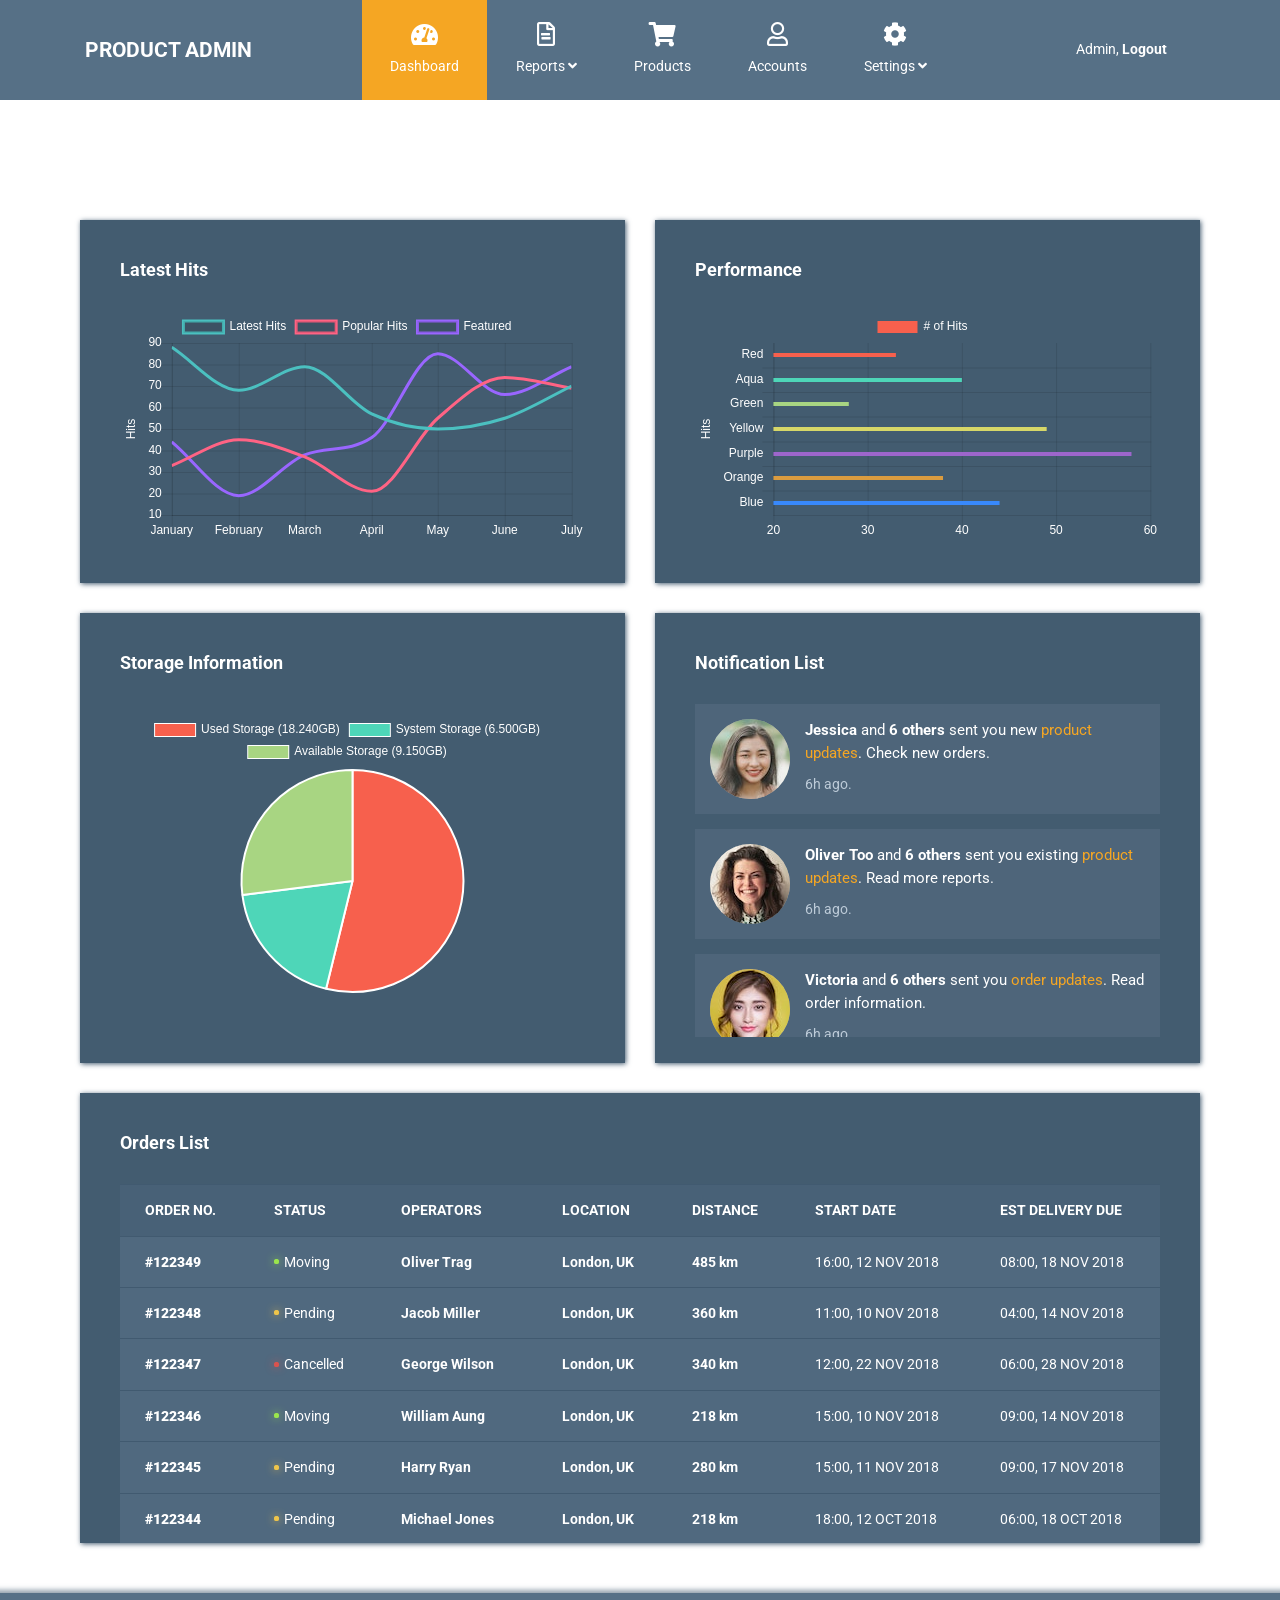
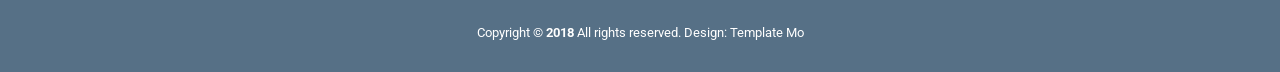
<file: product-admin-master/index.html>
<!DOCTYPE html>
<html lang="en">

<head>
    <meta charset="UTF-8">
    <meta name="viewport" content="width=device-width, initial-scale=1.0">
    <meta http-equiv="X-UA-Compatible" content="ie=edge">
    <title>Product Admin - Dashboard HTML Template</title>
    <link rel="stylesheet" href="https://fonts.googleapis.com/css?family=Roboto:400,700">
    <!-- https://fonts.google.com/specimen/Roboto -->
    <link rel="stylesheet" href="css/fontawesome.min.css">
    <!-- https://fontawesome.com/ -->
    <link rel="stylesheet" href="css/bootstrap.min.css">
    <!-- https://getbootstrap.com/ -->
    <link rel="stylesheet" href="css/templatemo-style.css">
    <!--
	Product Admin CSS Template
	https://templatemo.com/tm-524-product-admin
	-->
</head>

<body id="reportsPage">
    <div class="" id="home">
        <nav class="navbar navbar-expand-xl">
            <div class="container h-100">
                <a class="navbar-brand" href="index.html">
                    <h1 class="tm-site-title mb-0">Product Admin</h1>
                </a>
                <button class="navbar-toggler ml-auto mr-0" type="button" data-toggle="collapse" data-target="#navbarSupportedContent"
                    aria-controls="navbarSupportedContent" aria-expanded="false" aria-label="Toggle navigation">
                    <i class="fas fa-bars tm-nav-icon"></i>
                </button>

                <div class="collapse navbar-collapse" id="navbarSupportedContent">
                    <ul class="navbar-nav mx-auto h-100">
                        <li class="nav-item">
                            <a class="nav-link active" href="#">
                                <i class="fas fa-tachometer-alt"></i>
                                Dashboard
                                <span class="sr-only">(current)</span>
                            </a>
                        </li>
                        <li class="nav-item dropdown">

                            <a class="nav-link dropdown-toggle" href="#"  role="button" data-toggle="dropdown"
                                aria-haspopup="true" aria-expanded="false">
                                <i class="far fa-file-alt"></i>
                                <span>
                                    Reports <i class="fas fa-angle-down"></i>
                                </span>
                            </a>
                            <div class="dropdown-menu" aria-labelledby="navbarDropdown">
                                <a class="dropdown-item" href="#">Daily Report</a>
                                <a class="dropdown-item" href="#">Weekly Report</a>
                                <a class="dropdown-item" href="#">Yearly Report</a>
                            </div>
                        </li>
                        <li class="nav-item">
                            <a class="nav-link" href="products.html">
                                <i class="fas fa-shopping-cart"></i>
                                Products
                            </a>
                        </li>

                        <li class="nav-item">
                            <a class="nav-link" href="accounts.html">
                                <i class="far fa-user"></i>
                                Accounts
                            </a>
                        </li>
                        <li class="nav-item dropdown">
                            <a class="nav-link dropdown-toggle" href="#" id="navbarDropdown" role="button" data-toggle="dropdown"
                                aria-haspopup="true" aria-expanded="false">
                                <i class="fas fa-cog"></i>
                                <span>
                                    Settings <i class="fas fa-angle-down"></i>
                                </span>
                            </a>
                            <div class="dropdown-menu" aria-labelledby="navbarDropdown">
                                <a class="dropdown-item" href="#">Profile</a>
                                <a class="dropdown-item" href="#">Billing</a>
                                <a class="dropdown-item" href="#">Customize</a>
                            </div>
                        </li>
                    </ul>
                    <ul class="navbar-nav">
                        <li class="nav-item">
                            <a class="nav-link d-block" href="login.html">
                                Admin, <b>Logout</b>
                            </a>
                        </li>
                    </ul>
                </div>
            </div>

        </nav>
        <div class="container">
            <div class="row">
                <div class="col">
                    <p class="text-white mt-5 mb-5">Welcome back, <b>Admin</b></p>
                </div>
            </div>
            <!-- row -->
            <div class="row tm-content-row">
                <div class="col-sm-12 col-md-12 col-lg-6 col-xl-6 tm-block-col">
                    <div class="tm-bg-primary-dark tm-block">
                        <h2 class="tm-block-title">Latest Hits</h2>
                        <canvas id="lineChart"></canvas>
                    </div>
                </div>
                <div class="col-sm-12 col-md-12 col-lg-6 col-xl-6 tm-block-col">
                    <div class="tm-bg-primary-dark tm-block">
                        <h2 class="tm-block-title">Performance</h2>
                        <canvas id="barChart"></canvas>
                    </div>
                </div>
                <div class="col-sm-12 col-md-12 col-lg-6 col-xl-6 tm-block-col">
                    <div class="tm-bg-primary-dark tm-block tm-block-taller">
                        <h2 class="tm-block-title">Storage Information</h2>
                        <div id="pieChartContainer">
                            <canvas id="pieChart" class="chartjs-render-monitor" width="200" height="200"></canvas>
                        </div>                        
                    </div>
                </div>
                <div class="col-sm-12 col-md-12 col-lg-6 col-xl-6 tm-block-col">
                    <div class="tm-bg-primary-dark tm-block tm-block-taller tm-block-overflow">
                        <h2 class="tm-block-title">Notification List</h2>
                        <div class="tm-notification-items">
                            <div class="media tm-notification-item">
                                <div class="tm-gray-circle"><img src="img/notification-01.jpg" alt="Avatar Image" class="rounded-circle"></div>
                                <div class="media-body">
                                    <p class="mb-2"><b>Jessica</b> and <b>6 others</b> sent you new <a href="#"
                                            class="tm-notification-link">product updates</a>. Check new orders.</p>
                                    <span class="tm-small tm-text-color-secondary">6h ago.</span>
                                </div>
                            </div>
                            <div class="media tm-notification-item">
                                <div class="tm-gray-circle"><img src="img/notification-02.jpg" alt="Avatar Image" class="rounded-circle"></div>
                                <div class="media-body">
                                    <p class="mb-2"><b>Oliver Too</b> and <b>6 others</b> sent you existing <a href="#"
                                            class="tm-notification-link">product updates</a>. Read more reports.</p>
                                    <span class="tm-small tm-text-color-secondary">6h ago.</span>
                                </div>
                            </div>
                            <div class="media tm-notification-item">
                                <div class="tm-gray-circle"><img src="img/notification-03.jpg" alt="Avatar Image" class="rounded-circle"></div>
                                <div class="media-body">
                                    <p class="mb-2"><b>Victoria</b> and <b>6 others</b> sent you <a href="#"
                                            class="tm-notification-link">order updates</a>. Read order information.</p>
                                    <span class="tm-small tm-text-color-secondary">6h ago.</span>
                                </div>
                            </div>
                            <div class="media tm-notification-item">
                                <div class="tm-gray-circle"><img src="img/notification-01.jpg" alt="Avatar Image" class="rounded-circle"></div>
                                <div class="media-body">
                                    <p class="mb-2"><b>Laura Cute</b> and <b>6 others</b> sent you <a href="#"
                                            class="tm-notification-link">product records</a>.</p>
                                    <span class="tm-small tm-text-color-secondary">6h ago.</span>
                                </div>
                            </div>
                            <div class="media tm-notification-item">
                                <div class="tm-gray-circle"><img src="img/notification-02.jpg" alt="Avatar Image" class="rounded-circle"></div>
                                <div class="media-body">
                                    <p class="mb-2"><b>Samantha</b> and <b>6 others</b> sent you <a href="#"
                                            class="tm-notification-link">order stuffs</a>.</p>
                                    <span class="tm-small tm-text-color-secondary">6h ago.</span>
                                </div>
                            </div>
                            <div class="media tm-notification-item">
                                <div class="tm-gray-circle"><img src="img/notification-03.jpg" alt="Avatar Image" class="rounded-circle"></div>
                                <div class="media-body">
                                    <p class="mb-2"><b>Sophie</b> and <b>6 others</b> sent you <a href="#"
                                            class="tm-notification-link">product updates</a>.</p>
                                    <span class="tm-small tm-text-color-secondary">6h ago.</span>
                                </div>
                            </div>
                            <div class="media tm-notification-item">
                                <div class="tm-gray-circle"><img src="img/notification-01.jpg" alt="Avatar Image" class="rounded-circle"></div>
                                <div class="media-body">
                                    <p class="mb-2"><b>Lily A</b> and <b>6 others</b> sent you <a href="#"
                                            class="tm-notification-link">product updates</a>.</p>
                                    <span class="tm-small tm-text-color-secondary">6h ago.</span>
                                </div>
                            </div>
                            <div class="media tm-notification-item">
                                <div class="tm-gray-circle"><img src="img/notification-02.jpg" alt="Avatar Image" class="rounded-circle"></div>
                                <div class="media-body">
                                    <p class="mb-2"><b>Amara</b> and <b>6 others</b> sent you <a href="#"
                                            class="tm-notification-link">product updates</a>.</p>
                                    <span class="tm-small tm-text-color-secondary">6h ago.</span>
                                </div>
                            </div>
                            <div class="media tm-notification-item">
                                <div class="tm-gray-circle"><img src="img/notification-03.jpg" alt="Avatar Image" class="rounded-circle"></div>
                                <div class="media-body">
                                    <p class="mb-2"><b>Cinthela</b> and <b>6 others</b> sent you <a href="#"
                                            class="tm-notification-link">product updates</a>.</p>
                                    <span class="tm-small tm-text-color-secondary">6h ago.</span>
                                </div>
                            </div>
                        </div>
                    </div>
                </div>
                <div class="col-12 tm-block-col">
                    <div class="tm-bg-primary-dark tm-block tm-block-taller tm-block-scroll">
                        <h2 class="tm-block-title">Orders List</h2>
                        <table class="table">
                            <thead>
                                <tr>
                                    <th scope="col">ORDER NO.</th>
                                    <th scope="col">STATUS</th>
                                    <th scope="col">OPERATORS</th>
                                    <th scope="col">LOCATION</th>
                                    <th scope="col">DISTANCE</th>
                                    <th scope="col">START DATE</th>
                                    <th scope="col">EST DELIVERY DUE</th>
                                </tr>
                            </thead>
                            <tbody>
                                <tr>
                                    <th scope="row"><b>#122349</b></th>
                                    <td>
                                        <div class="tm-status-circle moving">
                                        </div>Moving
                                    </td>
                                    <td><b>Oliver Trag</b></td>
                                    <td><b>London, UK</b></td>
                                    <td><b>485 km</b></td>
                                    <td>16:00, 12 NOV 2018</td>
                                    <td>08:00, 18 NOV 2018</td>
                                </tr>
                                <tr>
                                    <th scope="row"><b>#122348</b></th>
                                    <td>
                                        <div class="tm-status-circle pending">
                                        </div>Pending
                                    </td>
                                    <td><b>Jacob Miller</b></td>
                                    <td><b>London, UK</b></td>
                                    <td><b>360 km</b></td>
                                    <td>11:00, 10 NOV 2018</td>
                                    <td>04:00, 14 NOV 2018</td>
                                </tr>
                                <tr>
                                    <th scope="row"><b>#122347</b></th>
                                    <td>
                                        <div class="tm-status-circle cancelled">
                                        </div>Cancelled
                                    </td>
                                    <td><b>George Wilson</b></td>
                                    <td><b>London, UK</b></td>
                                    <td><b>340 km</b></td>
                                    <td>12:00, 22 NOV 2018</td>
                                    <td>06:00, 28 NOV 2018</td>
                                </tr>
                                <tr>
                                    <th scope="row"><b>#122346</b></th>
                                    <td>
                                        <div class="tm-status-circle moving">
                                        </div>Moving
                                    </td>
                                    <td><b>William Aung</b></td>
                                    <td><b>London, UK</b></td>
                                    <td><b>218 km</b></td>
                                    <td>15:00, 10 NOV 2018</td>
                                    <td>09:00, 14 NOV 2018</td>
                                </tr>
                                <tr>
                                    <th scope="row"><b>#122345</b></th>
                                    <td>
                                        <div class="tm-status-circle pending">
                                        </div>Pending
                                    </td>
                                    <td><b>Harry Ryan</b></td>
                                    <td><b>London, UK</b></td>
                                    <td><b>280 km</b></td>
                                    <td>15:00, 11 NOV 2018</td>
                                    <td>09:00, 17 NOV 2018</td>
                                </tr>
                                <tr>
                                    <th scope="row"><b>#122344</b></th>
                                    <td>
                                        <div class="tm-status-circle pending">
                                        </div>Pending
                                    </td>
                                    <td><b>Michael Jones</b></td>
                                    <td><b>London, UK</b></td>
                                    <td><b>218 km</b></td>
                                    <td>18:00, 12 OCT 2018</td>
                                    <td>06:00, 18 OCT 2018</td>
                                </tr>
                                <tr>
                                    <th scope="row"><b>#122343</b></th>
                                    <td>
                                        <div class="tm-status-circle moving">
                                        </div>Moving
                                    </td>
                                    <td><b>Timmy Davis</b></td>
                                    <td><b>London, UK</b></td>
                                    <td><b>218 km</b></td>
                                    <td>12:00, 10 OCT 2018</td>
                                    <td>08:00, 18 OCT 2018</td>
                                </tr>
                                <tr>
                                    <th scope="row"><b>#122342</b></th>
                                    <td>
                                        <div class="tm-status-circle moving">
                                        </div>Moving
                                    </td>
                                    <td><b>Oscar Phyo</b></td>
                                    <td><b>London, UK</b></td>
                                    <td><b>420 km</b></td>
                                    <td>15:30, 06 OCT 2018</td>
                                    <td>09:30, 16 OCT 2018</td>
                                </tr>
                                <tr>
                                    <th scope="row"><b>#122341</b></th>
                                    <td>
                                        <div class="tm-status-circle moving">
                                        </div>Moving
                                    </td>
                                    <td><b>Charlie Brown</b></td>
                                    <td><b>London, UK</b></td>
                                    <td><b>300 km</b></td>
                                    <td>11:00, 10 OCT 2018</td>
                                    <td>03:00, 14 OCT 2018</td>
                                </tr>
                                <tr>
                                    <th scope="row"><b>#122340</b></th>
                                    <td>
                                        <div class="tm-status-circle cancelled">
                                        </div>Cancelled
                                    </td>
                                    <td><b>Wilson Cookies</b></td>
                                    <td><b>London, UK</b></td>
                                    <td><b>218 km</b></td>
                                    <td>17:30, 12 OCT 2018</td>
                                    <td>08:30, 22 OCT 2018</td>
                                </tr>
                                <tr>
                                    <th scope="row"><b>#122339</b></th>
                                    <td>
                                        <div class="tm-status-circle moving">
                                        </div>Moving
                                    </td>
                                    <td><b>Richard Clamon</b></td>
                                    <td><b>London, UK</b></td>
                                    <td><b>150 km</b></td>
                                    <td>15:00, 12 OCT 2018</td>
                                    <td>09:20, 26 OCT 2018</td>
                                </tr>
                            </tbody>
                        </table>
                    </div>
                </div>
            </div>
        </div>
        <footer class="tm-footer row tm-mt-small">
            <div class="col-12 font-weight-light">
                <p class="text-center text-white mb-0 px-4 small">
                    Copyright &copy; <b>2018</b> All rights reserved. 
                    
                    Design: <a rel="nofollow noopener" href="https://templatemo.com" class="tm-footer-link">Template Mo</a>
                </p>
            </div>
        </footer>
    </div>

    <script src="js/jquery-3.3.1.min.js"></script>
    <!-- https://jquery.com/download/ -->
    <script src="js/moment.min.js"></script>
    <!-- https://momentjs.com/ -->
    <script src="js/Chart.min.js"></script>
    <!-- http://www.chartjs.org/docs/latest/ -->
    <script src="js/bootstrap.min.js"></script>
    <!-- https://getbootstrap.com/ -->
    <script src="js/tooplate-scripts.js"></script>
    <script>
        Chart.defaults.global.defaultFontColor = 'white';
        let ctxLine,
            ctxBar,
            ctxPie,
            optionsLine,
            optionsBar,
            optionsPie,
            configLine,
            configBar,
            configPie,
            lineChart;
        barChart, pieChart;
        // DOM is ready
        $(function () {
            drawLineChart(); // Line Chart
            drawBarChart(); // Bar Chart
            drawPieChart(); // Pie Chart

            $(window).resize(function () {
                updateLineChart();
                updateBarChart();                
            });
        })
    </script>
</body>

</html>
</file>
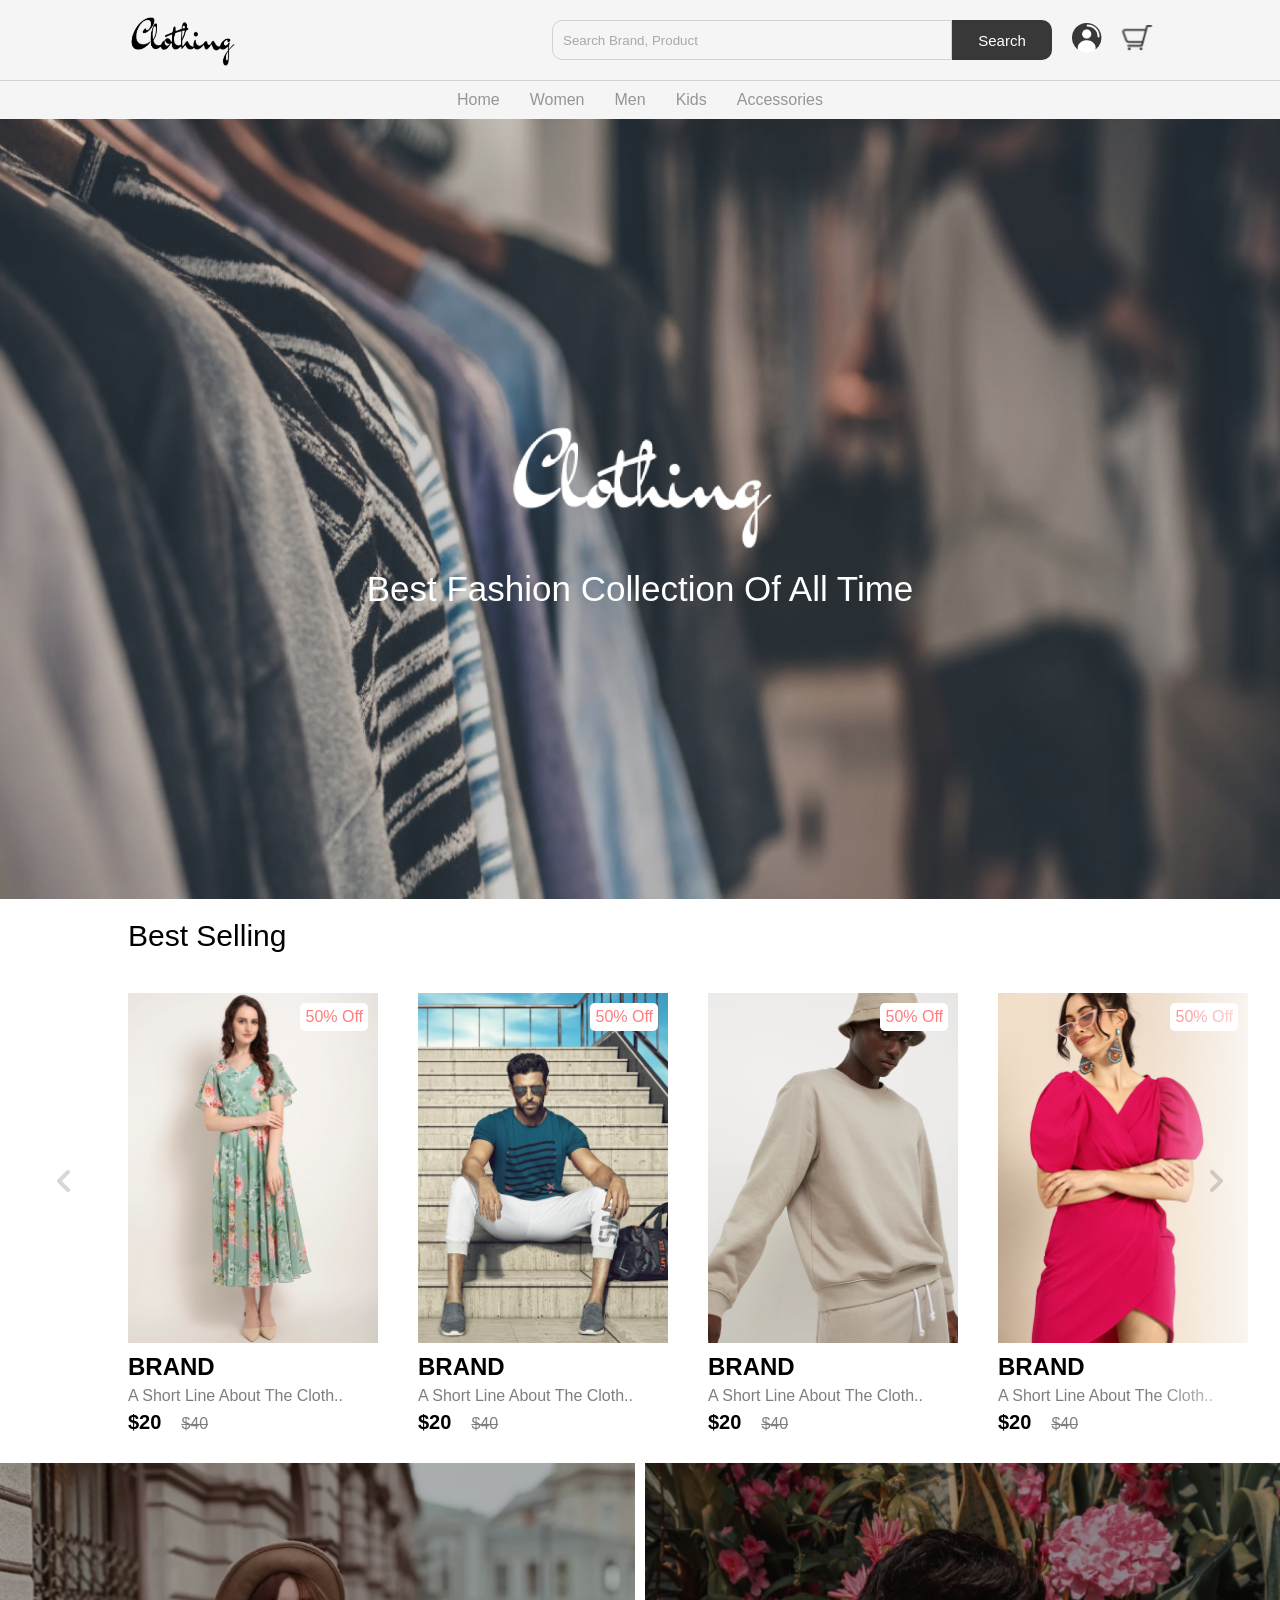
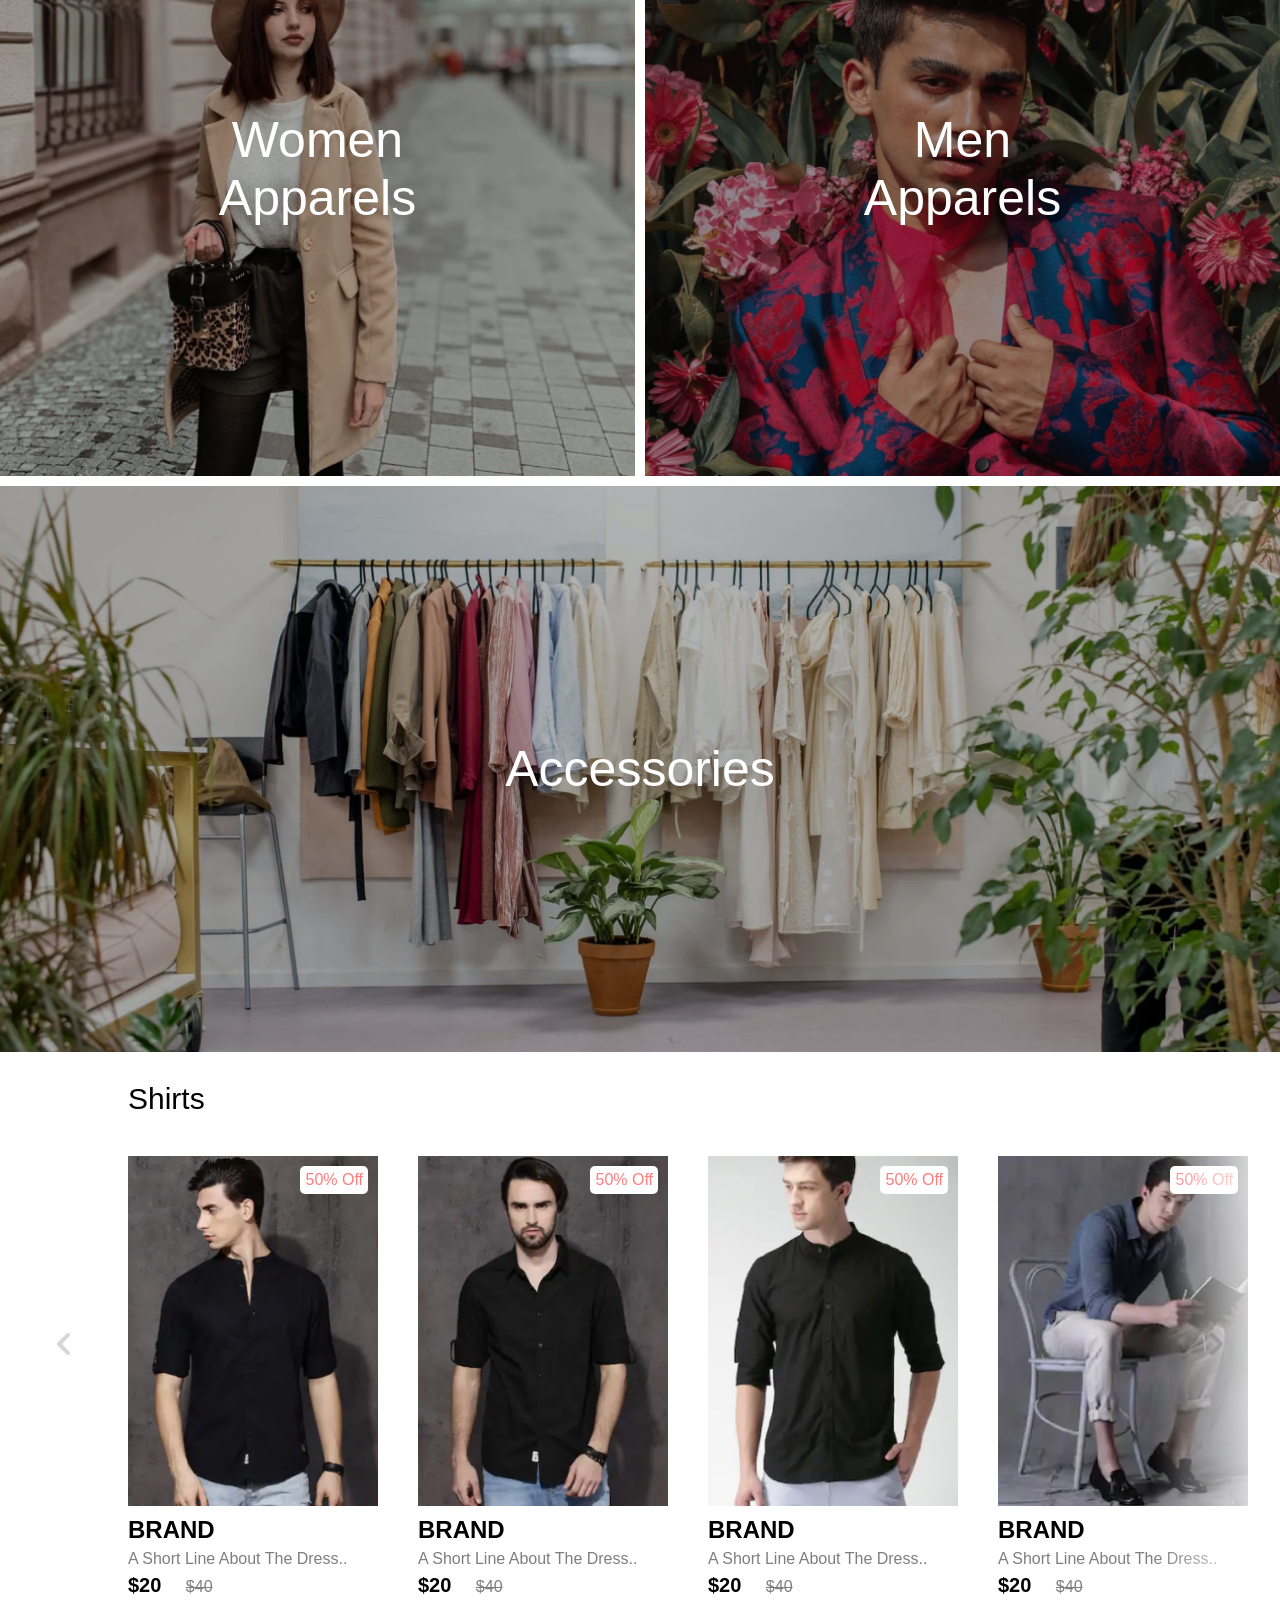
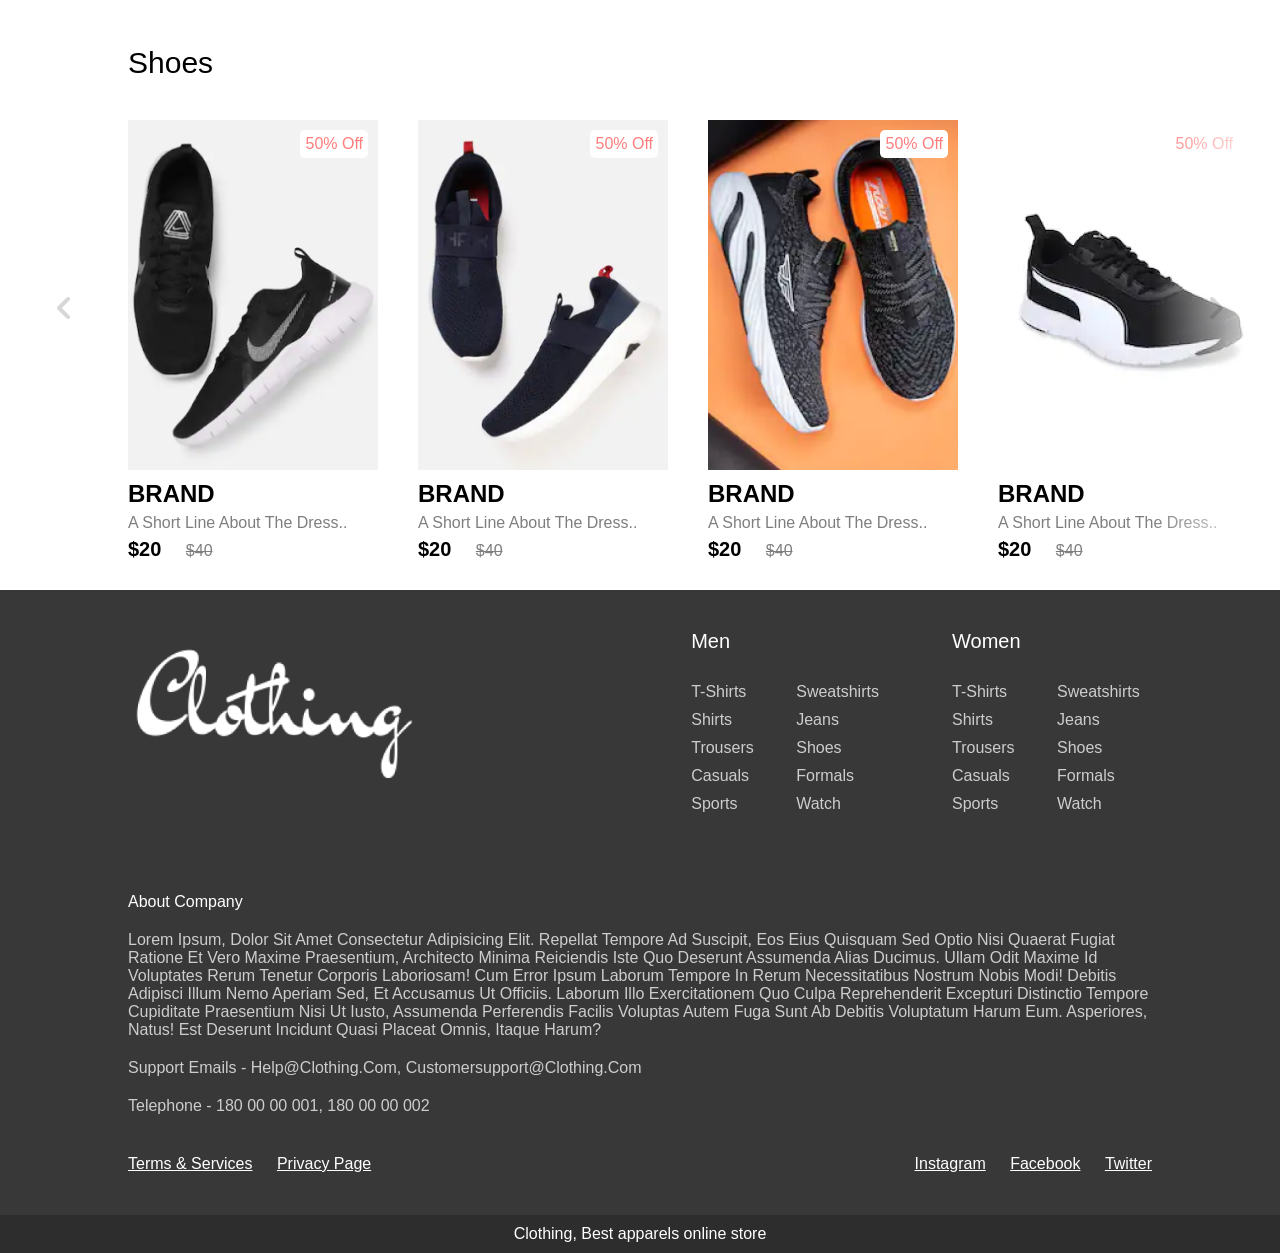
<file: public/index.html>
<!DOCTYPE html>
<html lang="en">
<head>
    <meta charset="UTF-8">
    <meta http-equiv="X-UA-Compatible" content="IE=edge">
    <meta name="viewport" content="width=device-width, initial-scale=1.0">
    <title>Clothing - Best Apparels Online Store</title>

    <link rel="stylesheet" href="css/home.css">

</head>
<body>

    <nav class="navbar"></nav>

    <!-- hero section -->
    <header class="hero-section">
        <div class="content">
            <img src="img/light-logo.png" class="logo" alt="">
            <p class="sub-heading">best fashion collection of all time</p>
        </div>
    </header>

    <!-- cards-container -->
    <section class="product">
        <h2 class="product-category">best selling</h2>
        <button class="pre-btn"><img src="img/arrow.png" alt=""></button>
        <button class="nxt-btn"><img src="img/arrow.png" alt=""></button>
        <div class="product-container">
            <div class="product-card">
                <div class="product-image">
                    <span class="discount-tag">50% off</span>
                    <img src="img/card1.png" class="product-thumb" alt="">
                    <button class="card-btn">add to whislist</button>
                </div>
                <div class="product-info">
                    <h2 class="product-brand">brand</h2>
                    <p class="product-short-des">a short line about the cloth..</p>
                    <span class="price">$20</span><span class="actual-price">$40</span>
                </div>
            </div>
            <div class="product-card">
                <div class="product-image">
                    <span class="discount-tag">50% off</span>
                    <img src="img/card2.png" class="product-thumb" alt="">
                    <button class="card-btn">add to whislist</button>
                </div>
                <div class="product-info">
                    <h2 class="product-brand">brand</h2>
                    <p class="product-short-des">a short line about the cloth..</p>
                    <span class="price">$20</span><span class="actual-price">$40</span>
                </div>
            </div>
            <div class="product-card">
                <div class="product-image">
                    <span class="discount-tag">50% off</span>
                    <img src="img/card3.png" class="product-thumb" alt="">
                    <button class="card-btn">add to whislist</button>
                </div>
                <div class="product-info">
                    <h2 class="product-brand">brand</h2>
                    <p class="product-short-des">a short line about the cloth..</p>
                    <span class="price">$20</span><span class="actual-price">$40</span>
                </div>
            </div>
            <div class="product-card">
                <div class="product-image">
                    <span class="discount-tag">50% off</span>
                    <img src="img/card4.png" class="product-thumb" alt="">
                    <button class="card-btn">add to whislist</button>
                </div>
                <div class="product-info">
                    <h2 class="product-brand">brand</h2>
                    <p class="product-short-des">a short line about the cloth..</p>
                    <span class="price">$20</span><span class="actual-price">$40</span>
                </div>
            </div>
            <div class="product-card">
                <div class="product-image">
                    <span class="discount-tag">50% off</span>
                    <img src="img/card5.png" class="product-thumb" alt="">
                    <button class="card-btn">add to whislist</button>
                </div>
                <div class="product-info">
                    <h2 class="product-brand">brand</h2>
                    <p class="product-short-des">a short line about the cloth..</p>
                    <span class="price">$20</span><span class="actual-price">$40</span>
                </div>
            </div>
            <div class="product-card">
                <div class="product-image">
                    <span class="discount-tag">50% off</span>
                    <img src="img/card6.png" class="product-thumb" alt="">
                    <button class="card-btn">add to whislist</button>
                </div>
                <div class="product-info">
                    <h2 class="product-brand">brand</h2>
                    <p class="product-short-des">a short line about the cloth..</p>
                    <span class="price">$20</span><span class="actual-price">$40</span>
                </div>
            </div>
            <div class="product-card">
                <div class="product-image">
                    <span class="discount-tag">50% off</span>
                    <img src="img/card7.png" class="product-thumb" alt="">
                    <button class="card-btn">add to whislist</button>
                </div>
                <div class="product-info">
                    <h2 class="product-brand">brand</h2>
                    <p class="product-short-des">a short line about the cloth..</p>
                    <span class="price">$20</span><span class="actual-price">$40</span>
                </div>
            </div>
            <div class="product-card">
                <div class="product-image">
                    <span class="discount-tag">50% off</span>
                    <img src="img/card8.png" class="product-thumb" alt="">
                    <button class="card-btn">add to whislist</button>
                </div>
                <div class="product-info">
                    <h2 class="product-brand">brand</h2>
                    <p class="product-short-des">a short line about the cloth..</p>
                    <span class="price">$20</span><span class="actual-price">$40</span>
                </div>
            </div>
        </div>
    </section>

    <!-- collections -->
    <section class="collection-container">
        <a href="#" class="collection">
            <img src="img/women-collection.png" alt="">
            <p class="collection-title">women <br> apparels</p>
        </a>
        <a href="#" class="collection">
            <img src="img/men-collection.png" alt="">
            <p class="collection-title">men <br> apparels</p>
        </a>
        <a href="#" class="collection">
            <img src="img/accessories-collection.png" alt="">
            <p class="collection-title">accessories</p>
        </a>
    </section>

     <!-- card-container -->
     <section class="product">
        <h2 class="product-category">Shirts</h2>
        <button class="pre-btn"><img src="img/arrow.png" alt=""></button>
        <button class="nxt-btn"><img src="img/arrow.png" alt=""></button>
        <div class="product-container">
            <div class="product-card">
                <div class="product-image">
                    <span class="discount-tag">50% off</span>
                    <img src="img/card5.png" class="product-thumb" alt="">
                    <button class="card-btn">add to whislist</button>
                </div>
                <div class="product-info">
                    <h2 class="product-brand">brand</h2>
                    <p class="product-short-des">A short line about the dress..</p>
                    <span class="price">$20</span> <span class="actual-price">$40</span>
                </div>
            </div>
            <div class="product-card">
                <div class="product-image">
                    <span class="discount-tag">50% off</span>
                    <img src="img/card6.png" class="product-thumb" alt="">
                    <button class="card-btn">add to whislist</button>
                </div>
                <div class="product-info">
                    <h2 class="product-brand">brand</h2>
                    <p class="product-short-des">A short line about the dress..</p>
                    <span class="price">$20</span> <span class="actual-price">$40</span>
                </div>
            </div>
            <div class="product-card">
                <div class="product-image">
                    <span class="discount-tag">50% off</span>
                    <img src="img/card7.png" class="product-thumb" alt="">
                    <button class="card-btn">add to whislist</button>
                </div>
                <div class="product-info">
                    <h2 class="product-brand">brand</h2>
                    <p class="product-short-des">A short line about the dress..</p>
                    <span class="price">$20</span> <span class="actual-price">$40</span>
                </div>
            </div>
            <div class="product-card">
                <div class="product-image">
                    <span class="discount-tag">50% off</span>
                    <img src="img/card8.png" class="product-thumb" alt="">
                    <button class="card-btn">add to whislist</button>
                </div>
                <div class="product-info">
                    <h2 class="product-brand">brand</h2>
                    <p class="product-short-des">A short line about the dress..</p>
                    <span class="price">$20</span> <span class="actual-price">$40</span>
                </div>
            </div>
            <div class="product-card">
                <div class="product-image">
                    <span class="discount-tag">50% off</span>
                    <img src="img/card9.png" class="product-thumb" alt="">
                    <button class="card-btn">add to whislist</button>
                </div>
                <div class="product-info">
                    <h2 class="product-brand">brand</h2>
                    <p class="product-short-des">A short line about the dress..</p>
                    <span class="price">$20</span> <span class="actual-price">$40</span>
                </div>
            </div>
            <div class="product-card">
                <div class="product-image">
                    <span class="discount-tag">50% off</span>
                    <img src="img/card10.png" class="product-thumb" alt="">
                    <button class="card-btn">add to whislist</button>
                </div>
                <div class="product-info">
                    <h2 class="product-brand">brand</h2>
                    <p class="product-short-des">A short line about the dress..</p>
                    <span class="price">$20</span> <span class="actual-price">$40</span>
                </div>
            </div>
            <div class="product-card">
                <div class="product-image">
                    <span class="discount-tag">50% off</span>
                    <img src="img/card11.png" class="product-thumb" alt="">
                    <button class="card-btn">add to whislist</button>
                </div>
                <div class="product-info">
                    <h2 class="product-brand">brand</h2>
                    <p class="product-short-des">A short line about the dress..</p>
                    <span class="price">$20</span> <span class="actual-price">$40</span>
                </div>
            </div>
            <div class="product-card">
                <div class="product-image">
                    <span class="discount-tag">50% off</span>
                    <img src="img/card12.png" class="product-thumb" alt="">
                    <button class="card-btn">add to whislist</button>
                </div>
                <div class="product-info">
                    <h2 class="product-brand">brand</h2>
                    <p class="product-short-des">A short line about the dress..</p>
                    <span class="price">$20</span> <span class="actual-price">$40</span>
                </div>
            </div>
        </div>
    </section>

    <!-- card-container -->
    <section class="product">
        <h2 class="product-category">Shoes</h2>
        <button class="pre-btn"><img src="img/arrow.png" alt=""></button>
        <button class="nxt-btn"><img src="img/arrow.png" alt=""></button>
        <div class="product-container">
            <div class="product-card">
                <div class="product-image">
                    <span class="discount-tag">50% off</span>
                    <img src="img/card9.png" class="product-thumb" alt="">
                    <button class="card-btn">add to whislist</button>
                </div>
                <div class="product-info">
                    <h2 class="product-brand">brand</h2>
                    <p class="product-short-des">A short line about the dress..</p>
                    <span class="price">$20</span> <span class="actual-price">$40</span>
                </div>
            </div>
            <div class="product-card">
                <div class="product-image">
                    <span class="discount-tag">50% off</span>
                    <img src="img/card10.png" class="product-thumb" alt="">
                    <button class="card-btn">add to whislist</button>
                </div>
                <div class="product-info">
                    <h2 class="product-brand">brand</h2>
                    <p class="product-short-des">A short line about the dress..</p>
                    <span class="price">$20</span> <span class="actual-price">$40</span>
                </div>
            </div>
            <div class="product-card">
                <div class="product-image">
                    <span class="discount-tag">50% off</span>
                    <img src="img/card11.png" class="product-thumb" alt="">
                    <button class="card-btn">add to whislist</button>
                </div>
                <div class="product-info">
                    <h2 class="product-brand">brand</h2>
                    <p class="product-short-des">A short line about the dress..</p>
                    <span class="price">$20</span> <span class="actual-price">$40</span>
                </div>
            </div>
            <div class="product-card">
                <div class="product-image">
                    <span class="discount-tag">50% off</span>
                    <img src="img/card12.png" class="product-thumb" alt="">
                    <button class="card-btn">add to whislist</button>
                </div>
                <div class="product-info">
                    <h2 class="product-brand">brand</h2>
                    <p class="product-short-des">A short line about the dress..</p>
                    <span class="price">$20</span> <span class="actual-price">$40</span>
                </div>
            </div>
            <div class="product-card">
                <div class="product-image">
                    <span class="discount-tag">50% off</span>
                    <img src="img/card1.png" class="product-thumb" alt="">
                    <button class="card-btn">add to whislist</button>
                </div>
                <div class="product-info">
                    <h2 class="product-brand">brand</h2>
                    <p class="product-short-des">A short line about the dress..</p>
                    <span class="price">$20</span> <span class="actual-price">$40</span>
                </div>
            </div>
            <div class="product-card">
                <div class="product-image">
                    <span class="discount-tag">50% off</span>
                    <img src="img/card2.png" class="product-thumb" alt="">
                    <button class="card-btn">add to whislist</button>
                </div>
                <div class="product-info">
                    <h2 class="product-brand">brand</h2>
                    <p class="product-short-des">A short line about the dress..</p>
                    <span class="price">$20</span> <span class="actual-price">$40</span>
                </div>
            </div>
            <div class="product-card">
                <div class="product-image">
                    <span class="discount-tag">50% off</span>
                    <img src="img/card3.png" class="product-thumb" alt="">
                    <button class="card-btn">add to whislist</button>
                </div>
                <div class="product-info">
                    <h2 class="product-brand">brand</h2>
                    <p class="product-short-des">A short line about the dress..</p>
                    <span class="price">$20</span> <span class="actual-price">$40</span>
                </div>
            </div>
            <div class="product-card">
                <div class="product-image">
                    <span class="discount-tag">50% off</span>
                    <img src="img/card4.png" class="product-thumb" alt="">
                    <button class="card-btn">add to whislist</button>
                </div>
                <div class="product-info">
                    <h2 class="product-brand">brand</h2>
                    <p class="product-short-des">A short line about the dress..</p>
                    <span class="price">$20</span> <span class="actual-price">$40</span>
                </div>
            </div>
        </div>
    </section>

    <footer></footer>

    <script src="js/nav.js"></script>
    <script src="js/footer.js"></script>
    <script src="js/home.js"></script>
    
</body>
</html>
</file>
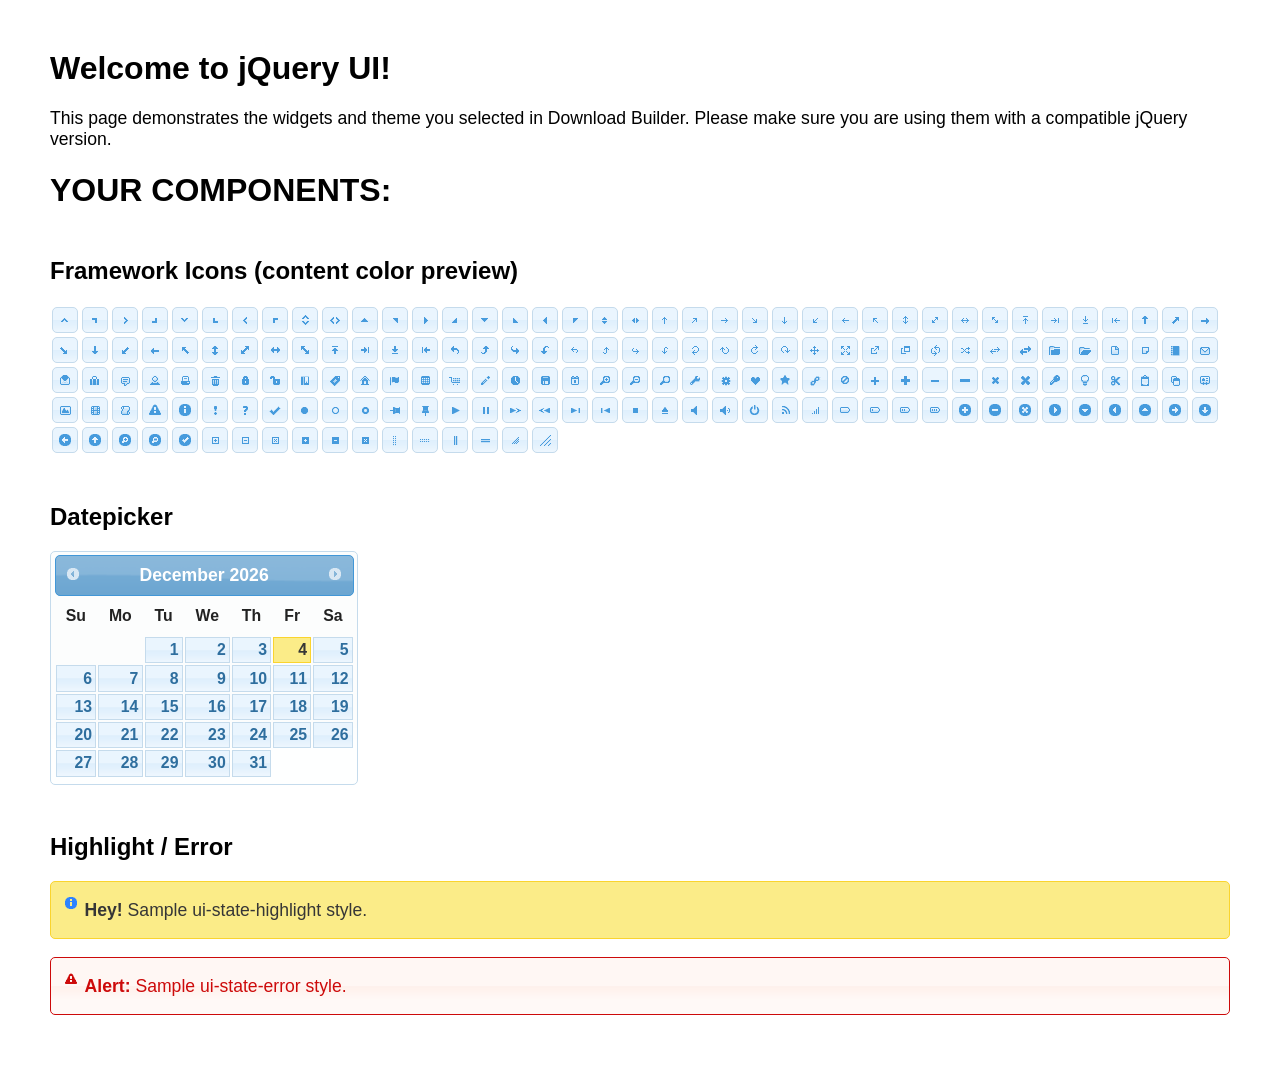
<file: product-admin-master/jquery-ui-datepicker/index.html>
<!doctype html>
<html lang="us">
<head>
	<meta charset="utf-8">
	<title>jQuery UI Example Page</title>
	<link href="jquery-ui.css" rel="stylesheet">
	<style>
	body{
		font-family: "Trebuchet MS", sans-serif;
		margin: 50px;
	}
	.demoHeaders {
		margin-top: 2em;
	}
	#dialog-link {
		padding: .4em 1em .4em 20px;
		text-decoration: none;
		position: relative;
	}
	#dialog-link span.ui-icon {
		margin: 0 5px 0 0;
		position: absolute;
		left: .2em;
		top: 50%;
		margin-top: -8px;
	}
	#icons {
		margin: 0;
		padding: 0;
	}
	#icons li {
		margin: 2px;
		position: relative;
		padding: 4px 0;
		cursor: pointer;
		float: left;
		list-style: none;
	}
	#icons span.ui-icon {
		float: left;
		margin: 0 4px;
	}
	.fakewindowcontain .ui-widget-overlay {
		position: absolute;
	}
	select {
		width: 200px;
	}
	</style>
</head>
<body>

<h1>Welcome to jQuery UI!</h1>

<div class="ui-widget">
	<p>This page demonstrates the widgets and theme you selected in Download Builder. Please make sure you are using them with a compatible jQuery version.</p>
</div>

<h1>YOUR COMPONENTS:</h1>
















<h2 class="demoHeaders">Framework Icons (content color preview)</h2>
<ul id="icons" class="ui-widget ui-helper-clearfix">
	<li class="ui-state-default ui-corner-all" title=".ui-icon-caret-1-n"><span class="ui-icon ui-icon-caret-1-n"></span></li>
	<li class="ui-state-default ui-corner-all" title=".ui-icon-caret-1-ne"><span class="ui-icon ui-icon-caret-1-ne"></span></li>
	<li class="ui-state-default ui-corner-all" title=".ui-icon-caret-1-e"><span class="ui-icon ui-icon-caret-1-e"></span></li>
	<li class="ui-state-default ui-corner-all" title=".ui-icon-caret-1-se"><span class="ui-icon ui-icon-caret-1-se"></span></li>
	<li class="ui-state-default ui-corner-all" title=".ui-icon-caret-1-s"><span class="ui-icon ui-icon-caret-1-s"></span></li>
	<li class="ui-state-default ui-corner-all" title=".ui-icon-caret-1-sw"><span class="ui-icon ui-icon-caret-1-sw"></span></li>
	<li class="ui-state-default ui-corner-all" title=".ui-icon-caret-1-w"><span class="ui-icon ui-icon-caret-1-w"></span></li>
	<li class="ui-state-default ui-corner-all" title=".ui-icon-caret-1-nw"><span class="ui-icon ui-icon-caret-1-nw"></span></li>
	<li class="ui-state-default ui-corner-all" title=".ui-icon-caret-2-n-s"><span class="ui-icon ui-icon-caret-2-n-s"></span></li>
	<li class="ui-state-default ui-corner-all" title=".ui-icon-caret-2-e-w"><span class="ui-icon ui-icon-caret-2-e-w"></span></li>
	<li class="ui-state-default ui-corner-all" title=".ui-icon-triangle-1-n"><span class="ui-icon ui-icon-triangle-1-n"></span></li>
	<li class="ui-state-default ui-corner-all" title=".ui-icon-triangle-1-ne"><span class="ui-icon ui-icon-triangle-1-ne"></span></li>
	<li class="ui-state-default ui-corner-all" title=".ui-icon-triangle-1-e"><span class="ui-icon ui-icon-triangle-1-e"></span></li>
	<li class="ui-state-default ui-corner-all" title=".ui-icon-triangle-1-se"><span class="ui-icon ui-icon-triangle-1-se"></span></li>
	<li class="ui-state-default ui-corner-all" title=".ui-icon-triangle-1-s"><span class="ui-icon ui-icon-triangle-1-s"></span></li>
	<li class="ui-state-default ui-corner-all" title=".ui-icon-triangle-1-sw"><span class="ui-icon ui-icon-triangle-1-sw"></span></li>
	<li class="ui-state-default ui-corner-all" title=".ui-icon-triangle-1-w"><span class="ui-icon ui-icon-triangle-1-w"></span></li>
	<li class="ui-state-default ui-corner-all" title=".ui-icon-triangle-1-nw"><span class="ui-icon ui-icon-triangle-1-nw"></span></li>
	<li class="ui-state-default ui-corner-all" title=".ui-icon-triangle-2-n-s"><span class="ui-icon ui-icon-triangle-2-n-s"></span></li>
	<li class="ui-state-default ui-corner-all" title=".ui-icon-triangle-2-e-w"><span class="ui-icon ui-icon-triangle-2-e-w"></span></li>
	<li class="ui-state-default ui-corner-all" title=".ui-icon-arrow-1-n"><span class="ui-icon ui-icon-arrow-1-n"></span></li>
	<li class="ui-state-default ui-corner-all" title=".ui-icon-arrow-1-ne"><span class="ui-icon ui-icon-arrow-1-ne"></span></li>
	<li class="ui-state-default ui-corner-all" title=".ui-icon-arrow-1-e"><span class="ui-icon ui-icon-arrow-1-e"></span></li>
	<li class="ui-state-default ui-corner-all" title=".ui-icon-arrow-1-se"><span class="ui-icon ui-icon-arrow-1-se"></span></li>
	<li class="ui-state-default ui-corner-all" title=".ui-icon-arrow-1-s"><span class="ui-icon ui-icon-arrow-1-s"></span></li>
	<li class="ui-state-default ui-corner-all" title=".ui-icon-arrow-1-sw"><span class="ui-icon ui-icon-arrow-1-sw"></span></li>
	<li class="ui-state-default ui-corner-all" title=".ui-icon-arrow-1-w"><span class="ui-icon ui-icon-arrow-1-w"></span></li>
	<li class="ui-state-default ui-corner-all" title=".ui-icon-arrow-1-nw"><span class="ui-icon ui-icon-arrow-1-nw"></span></li>
	<li class="ui-state-default ui-corner-all" title=".ui-icon-arrow-2-n-s"><span class="ui-icon ui-icon-arrow-2-n-s"></span></li>
	<li class="ui-state-default ui-corner-all" title=".ui-icon-arrow-2-ne-sw"><span class="ui-icon ui-icon-arrow-2-ne-sw"></span></li>
	<li class="ui-state-default ui-corner-all" title=".ui-icon-arrow-2-e-w"><span class="ui-icon ui-icon-arrow-2-e-w"></span></li>
	<li class="ui-state-default ui-corner-all" title=".ui-icon-arrow-2-se-nw"><span class="ui-icon ui-icon-arrow-2-se-nw"></span></li>
	<li class="ui-state-default ui-corner-all" title=".ui-icon-arrowstop-1-n"><span class="ui-icon ui-icon-arrowstop-1-n"></span></li>
	<li class="ui-state-default ui-corner-all" title=".ui-icon-arrowstop-1-e"><span class="ui-icon ui-icon-arrowstop-1-e"></span></li>
	<li class="ui-state-default ui-corner-all" title=".ui-icon-arrowstop-1-s"><span class="ui-icon ui-icon-arrowstop-1-s"></span></li>
	<li class="ui-state-default ui-corner-all" title=".ui-icon-arrowstop-1-w"><span class="ui-icon ui-icon-arrowstop-1-w"></span></li>
	<li class="ui-state-default ui-corner-all" title=".ui-icon-arrowthick-1-n"><span class="ui-icon ui-icon-arrowthick-1-n"></span></li>
	<li class="ui-state-default ui-corner-all" title=".ui-icon-arrowthick-1-ne"><span class="ui-icon ui-icon-arrowthick-1-ne"></span></li>
	<li class="ui-state-default ui-corner-all" title=".ui-icon-arrowthick-1-e"><span class="ui-icon ui-icon-arrowthick-1-e"></span></li>
	<li class="ui-state-default ui-corner-all" title=".ui-icon-arrowthick-1-se"><span class="ui-icon ui-icon-arrowthick-1-se"></span></li>
	<li class="ui-state-default ui-corner-all" title=".ui-icon-arrowthick-1-s"><span class="ui-icon ui-icon-arrowthick-1-s"></span></li>
	<li class="ui-state-default ui-corner-all" title=".ui-icon-arrowthick-1-sw"><span class="ui-icon ui-icon-arrowthick-1-sw"></span></li>
	<li class="ui-state-default ui-corner-all" title=".ui-icon-arrowthick-1-w"><span class="ui-icon ui-icon-arrowthick-1-w"></span></li>
	<li class="ui-state-default ui-corner-all" title=".ui-icon-arrowthick-1-nw"><span class="ui-icon ui-icon-arrowthick-1-nw"></span></li>
	<li class="ui-state-default ui-corner-all" title=".ui-icon-arrowthick-2-n-s"><span class="ui-icon ui-icon-arrowthick-2-n-s"></span></li>
	<li class="ui-state-default ui-corner-all" title=".ui-icon-arrowthick-2-ne-sw"><span class="ui-icon ui-icon-arrowthick-2-ne-sw"></span></li>
	<li class="ui-state-default ui-corner-all" title=".ui-icon-arrowthick-2-e-w"><span class="ui-icon ui-icon-arrowthick-2-e-w"></span></li>
	<li class="ui-state-default ui-corner-all" title=".ui-icon-arrowthick-2-se-nw"><span class="ui-icon ui-icon-arrowthick-2-se-nw"></span></li>
	<li class="ui-state-default ui-corner-all" title=".ui-icon-arrowthickstop-1-n"><span class="ui-icon ui-icon-arrowthickstop-1-n"></span></li>
	<li class="ui-state-default ui-corner-all" title=".ui-icon-arrowthickstop-1-e"><span class="ui-icon ui-icon-arrowthickstop-1-e"></span></li>
	<li class="ui-state-default ui-corner-all" title=".ui-icon-arrowthickstop-1-s"><span class="ui-icon ui-icon-arrowthickstop-1-s"></span></li>
	<li class="ui-state-default ui-corner-all" title=".ui-icon-arrowthickstop-1-w"><span class="ui-icon ui-icon-arrowthickstop-1-w"></span></li>
	<li class="ui-state-default ui-corner-all" title=".ui-icon-arrowreturnthick-1-w"><span class="ui-icon ui-icon-arrowreturnthick-1-w"></span></li>
	<li class="ui-state-default ui-corner-all" title=".ui-icon-arrowreturnthick-1-n"><span class="ui-icon ui-icon-arrowreturnthick-1-n"></span></li>
	<li class="ui-state-default ui-corner-all" title=".ui-icon-arrowreturnthick-1-e"><span class="ui-icon ui-icon-arrowreturnthick-1-e"></span></li>
	<li class="ui-state-default ui-corner-all" title=".ui-icon-arrowreturnthick-1-s"><span class="ui-icon ui-icon-arrowreturnthick-1-s"></span></li>
	<li class="ui-state-default ui-corner-all" title=".ui-icon-arrowreturn-1-w"><span class="ui-icon ui-icon-arrowreturn-1-w"></span></li>
	<li class="ui-state-default ui-corner-all" title=".ui-icon-arrowreturn-1-n"><span class="ui-icon ui-icon-arrowreturn-1-n"></span></li>
	<li class="ui-state-default ui-corner-all" title=".ui-icon-arrowreturn-1-e"><span class="ui-icon ui-icon-arrowreturn-1-e"></span></li>
	<li class="ui-state-default ui-corner-all" title=".ui-icon-arrowreturn-1-s"><span class="ui-icon ui-icon-arrowreturn-1-s"></span></li>
	<li class="ui-state-default ui-corner-all" title=".ui-icon-arrowrefresh-1-w"><span class="ui-icon ui-icon-arrowrefresh-1-w"></span></li>
	<li class="ui-state-default ui-corner-all" title=".ui-icon-arrowrefresh-1-n"><span class="ui-icon ui-icon-arrowrefresh-1-n"></span></li>
	<li class="ui-state-default ui-corner-all" title=".ui-icon-arrowrefresh-1-e"><span class="ui-icon ui-icon-arrowrefresh-1-e"></span></li>
	<li class="ui-state-default ui-corner-all" title=".ui-icon-arrowrefresh-1-s"><span class="ui-icon ui-icon-arrowrefresh-1-s"></span></li>
	<li class="ui-state-default ui-corner-all" title=".ui-icon-arrow-4"><span class="ui-icon ui-icon-arrow-4"></span></li>
	<li class="ui-state-default ui-corner-all" title=".ui-icon-arrow-4-diag"><span class="ui-icon ui-icon-arrow-4-diag"></span></li>
	<li class="ui-state-default ui-corner-all" title=".ui-icon-extlink"><span class="ui-icon ui-icon-extlink"></span></li>
	<li class="ui-state-default ui-corner-all" title=".ui-icon-newwin"><span class="ui-icon ui-icon-newwin"></span></li>
	<li class="ui-state-default ui-corner-all" title=".ui-icon-refresh"><span class="ui-icon ui-icon-refresh"></span></li>
	<li class="ui-state-default ui-corner-all" title=".ui-icon-shuffle"><span class="ui-icon ui-icon-shuffle"></span></li>
	<li class="ui-state-default ui-corner-all" title=".ui-icon-transfer-e-w"><span class="ui-icon ui-icon-transfer-e-w"></span></li>
	<li class="ui-state-default ui-corner-all" title=".ui-icon-transferthick-e-w"><span class="ui-icon ui-icon-transferthick-e-w"></span></li>
	<li class="ui-state-default ui-corner-all" title=".ui-icon-folder-collapsed"><span class="ui-icon ui-icon-folder-collapsed"></span></li>
	<li class="ui-state-default ui-corner-all" title=".ui-icon-folder-open"><span class="ui-icon ui-icon-folder-open"></span></li>
	<li class="ui-state-default ui-corner-all" title=".ui-icon-document"><span class="ui-icon ui-icon-document"></span></li>
	<li class="ui-state-default ui-corner-all" title=".ui-icon-document-b"><span class="ui-icon ui-icon-document-b"></span></li>
	<li class="ui-state-default ui-corner-all" title=".ui-icon-note"><span class="ui-icon ui-icon-note"></span></li>
	<li class="ui-state-default ui-corner-all" title=".ui-icon-mail-closed"><span class="ui-icon ui-icon-mail-closed"></span></li>
	<li class="ui-state-default ui-corner-all" title=".ui-icon-mail-open"><span class="ui-icon ui-icon-mail-open"></span></li>
	<li class="ui-state-default ui-corner-all" title=".ui-icon-suitcase"><span class="ui-icon ui-icon-suitcase"></span></li>
	<li class="ui-state-default ui-corner-all" title=".ui-icon-comment"><span class="ui-icon ui-icon-comment"></span></li>
	<li class="ui-state-default ui-corner-all" title=".ui-icon-person"><span class="ui-icon ui-icon-person"></span></li>
	<li class="ui-state-default ui-corner-all" title=".ui-icon-print"><span class="ui-icon ui-icon-print"></span></li>
	<li class="ui-state-default ui-corner-all" title=".ui-icon-trash"><span class="ui-icon ui-icon-trash"></span></li>
	<li class="ui-state-default ui-corner-all" title=".ui-icon-locked"><span class="ui-icon ui-icon-locked"></span></li>
	<li class="ui-state-default ui-corner-all" title=".ui-icon-unlocked"><span class="ui-icon ui-icon-unlocked"></span></li>
	<li class="ui-state-default ui-corner-all" title=".ui-icon-bookmark"><span class="ui-icon ui-icon-bookmark"></span></li>
	<li class="ui-state-default ui-corner-all" title=".ui-icon-tag"><span class="ui-icon ui-icon-tag"></span></li>
	<li class="ui-state-default ui-corner-all" title=".ui-icon-home"><span class="ui-icon ui-icon-home"></span></li>
	<li class="ui-state-default ui-corner-all" title=".ui-icon-flag"><span class="ui-icon ui-icon-flag"></span></li>
	<li class="ui-state-default ui-corner-all" title=".ui-icon-calculator"><span class="ui-icon ui-icon-calculator"></span></li>
	<li class="ui-state-default ui-corner-all" title=".ui-icon-cart"><span class="ui-icon ui-icon-cart"></span></li>
	<li class="ui-state-default ui-corner-all" title=".ui-icon-pencil"><span class="ui-icon ui-icon-pencil"></span></li>
	<li class="ui-state-default ui-corner-all" title=".ui-icon-clock"><span class="ui-icon ui-icon-clock"></span></li>
	<li class="ui-state-default ui-corner-all" title=".ui-icon-disk"><span class="ui-icon ui-icon-disk"></span></li>
	<li class="ui-state-default ui-corner-all" title=".ui-icon-calendar"><span class="ui-icon ui-icon-calendar"></span></li>
	<li class="ui-state-default ui-corner-all" title=".ui-icon-zoomin"><span class="ui-icon ui-icon-zoomin"></span></li>
	<li class="ui-state-default ui-corner-all" title=".ui-icon-zoomout"><span class="ui-icon ui-icon-zoomout"></span></li>
	<li class="ui-state-default ui-corner-all" title=".ui-icon-search"><span class="ui-icon ui-icon-search"></span></li>
	<li class="ui-state-default ui-corner-all" title=".ui-icon-wrench"><span class="ui-icon ui-icon-wrench"></span></li>
	<li class="ui-state-default ui-corner-all" title=".ui-icon-gear"><span class="ui-icon ui-icon-gear"></span></li>
	<li class="ui-state-default ui-corner-all" title=".ui-icon-heart"><span class="ui-icon ui-icon-heart"></span></li>
	<li class="ui-state-default ui-corner-all" title=".ui-icon-star"><span class="ui-icon ui-icon-star"></span></li>
	<li class="ui-state-default ui-corner-all" title=".ui-icon-link"><span class="ui-icon ui-icon-link"></span></li>
	<li class="ui-state-default ui-corner-all" title=".ui-icon-cancel"><span class="ui-icon ui-icon-cancel"></span></li>
	<li class="ui-state-default ui-corner-all" title=".ui-icon-plus"><span class="ui-icon ui-icon-plus"></span></li>
	<li class="ui-state-default ui-corner-all" title=".ui-icon-plusthick"><span class="ui-icon ui-icon-plusthick"></span></li>
	<li class="ui-state-default ui-corner-all" title=".ui-icon-minus"><span class="ui-icon ui-icon-minus"></span></li>
	<li class="ui-state-default ui-corner-all" title=".ui-icon-minusthick"><span class="ui-icon ui-icon-minusthick"></span></li>
	<li class="ui-state-default ui-corner-all" title=".ui-icon-close"><span class="ui-icon ui-icon-close"></span></li>
	<li class="ui-state-default ui-corner-all" title=".ui-icon-closethick"><span class="ui-icon ui-icon-closethick"></span></li>
	<li class="ui-state-default ui-corner-all" title=".ui-icon-key"><span class="ui-icon ui-icon-key"></span></li>
	<li class="ui-state-default ui-corner-all" title=".ui-icon-lightbulb"><span class="ui-icon ui-icon-lightbulb"></span></li>
	<li class="ui-state-default ui-corner-all" title=".ui-icon-scissors"><span class="ui-icon ui-icon-scissors"></span></li>
	<li class="ui-state-default ui-corner-all" title=".ui-icon-clipboard"><span class="ui-icon ui-icon-clipboard"></span></li>
	<li class="ui-state-default ui-corner-all" title=".ui-icon-copy"><span class="ui-icon ui-icon-copy"></span></li>
	<li class="ui-state-default ui-corner-all" title=".ui-icon-contact"><span class="ui-icon ui-icon-contact"></span></li>
	<li class="ui-state-default ui-corner-all" title=".ui-icon-image"><span class="ui-icon ui-icon-image"></span></li>
	<li class="ui-state-default ui-corner-all" title=".ui-icon-video"><span class="ui-icon ui-icon-video"></span></li>
	<li class="ui-state-default ui-corner-all" title=".ui-icon-script"><span class="ui-icon ui-icon-script"></span></li>
	<li class="ui-state-default ui-corner-all" title=".ui-icon-alert"><span class="ui-icon ui-icon-alert"></span></li>
	<li class="ui-state-default ui-corner-all" title=".ui-icon-info"><span class="ui-icon ui-icon-info"></span></li>
	<li class="ui-state-default ui-corner-all" title=".ui-icon-notice"><span class="ui-icon ui-icon-notice"></span></li>
	<li class="ui-state-default ui-corner-all" title=".ui-icon-help"><span class="ui-icon ui-icon-help"></span></li>
	<li class="ui-state-default ui-corner-all" title=".ui-icon-check"><span class="ui-icon ui-icon-check"></span></li>
	<li class="ui-state-default ui-corner-all" title=".ui-icon-bullet"><span class="ui-icon ui-icon-bullet"></span></li>
	<li class="ui-state-default ui-corner-all" title=".ui-icon-radio-off"><span class="ui-icon ui-icon-radio-off"></span></li>
	<li class="ui-state-default ui-corner-all" title=".ui-icon-radio-on"><span class="ui-icon ui-icon-radio-on"></span></li>
	<li class="ui-state-default ui-corner-all" title=".ui-icon-pin-w"><span class="ui-icon ui-icon-pin-w"></span></li>
	<li class="ui-state-default ui-corner-all" title=".ui-icon-pin-s"><span class="ui-icon ui-icon-pin-s"></span></li>
	<li class="ui-state-default ui-corner-all" title=".ui-icon-play"><span class="ui-icon ui-icon-play"></span></li>
	<li class="ui-state-default ui-corner-all" title=".ui-icon-pause"><span class="ui-icon ui-icon-pause"></span></li>
	<li class="ui-state-default ui-corner-all" title=".ui-icon-seek-next"><span class="ui-icon ui-icon-seek-next"></span></li>
	<li class="ui-state-default ui-corner-all" title=".ui-icon-seek-prev"><span class="ui-icon ui-icon-seek-prev"></span></li>
	<li class="ui-state-default ui-corner-all" title=".ui-icon-seek-end"><span class="ui-icon ui-icon-seek-end"></span></li>
	<li class="ui-state-default ui-corner-all" title=".ui-icon-seek-first"><span class="ui-icon ui-icon-seek-first"></span></li>
	<li class="ui-state-default ui-corner-all" title=".ui-icon-stop"><span class="ui-icon ui-icon-stop"></span></li>
	<li class="ui-state-default ui-corner-all" title=".ui-icon-eject"><span class="ui-icon ui-icon-eject"></span></li>
	<li class="ui-state-default ui-corner-all" title=".ui-icon-volume-off"><span class="ui-icon ui-icon-volume-off"></span></li>
	<li class="ui-state-default ui-corner-all" title=".ui-icon-volume-on"><span class="ui-icon ui-icon-volume-on"></span></li>
	<li class="ui-state-default ui-corner-all" title=".ui-icon-power"><span class="ui-icon ui-icon-power"></span></li>
	<li class="ui-state-default ui-corner-all" title=".ui-icon-signal-diag"><span class="ui-icon ui-icon-signal-diag"></span></li>
	<li class="ui-state-default ui-corner-all" title=".ui-icon-signal"><span class="ui-icon ui-icon-signal"></span></li>
	<li class="ui-state-default ui-corner-all" title=".ui-icon-battery-0"><span class="ui-icon ui-icon-battery-0"></span></li>
	<li class="ui-state-default ui-corner-all" title=".ui-icon-battery-1"><span class="ui-icon ui-icon-battery-1"></span></li>
	<li class="ui-state-default ui-corner-all" title=".ui-icon-battery-2"><span class="ui-icon ui-icon-battery-2"></span></li>
	<li class="ui-state-default ui-corner-all" title=".ui-icon-battery-3"><span class="ui-icon ui-icon-battery-3"></span></li>
	<li class="ui-state-default ui-corner-all" title=".ui-icon-circle-plus"><span class="ui-icon ui-icon-circle-plus"></span></li>
	<li class="ui-state-default ui-corner-all" title=".ui-icon-circle-minus"><span class="ui-icon ui-icon-circle-minus"></span></li>
	<li class="ui-state-default ui-corner-all" title=".ui-icon-circle-close"><span class="ui-icon ui-icon-circle-close"></span></li>
	<li class="ui-state-default ui-corner-all" title=".ui-icon-circle-triangle-e"><span class="ui-icon ui-icon-circle-triangle-e"></span></li>
	<li class="ui-state-default ui-corner-all" title=".ui-icon-circle-triangle-s"><span class="ui-icon ui-icon-circle-triangle-s"></span></li>
	<li class="ui-state-default ui-corner-all" title=".ui-icon-circle-triangle-w"><span class="ui-icon ui-icon-circle-triangle-w"></span></li>
	<li class="ui-state-default ui-corner-all" title=".ui-icon-circle-triangle-n"><span class="ui-icon ui-icon-circle-triangle-n"></span></li>
	<li class="ui-state-default ui-corner-all" title=".ui-icon-circle-arrow-e"><span class="ui-icon ui-icon-circle-arrow-e"></span></li>
	<li class="ui-state-default ui-corner-all" title=".ui-icon-circle-arrow-s"><span class="ui-icon ui-icon-circle-arrow-s"></span></li>
	<li class="ui-state-default ui-corner-all" title=".ui-icon-circle-arrow-w"><span class="ui-icon ui-icon-circle-arrow-w"></span></li>
	<li class="ui-state-default ui-corner-all" title=".ui-icon-circle-arrow-n"><span class="ui-icon ui-icon-circle-arrow-n"></span></li>
	<li class="ui-state-default ui-corner-all" title=".ui-icon-circle-zoomin"><span class="ui-icon ui-icon-circle-zoomin"></span></li>
	<li class="ui-state-default ui-corner-all" title=".ui-icon-circle-zoomout"><span class="ui-icon ui-icon-circle-zoomout"></span></li>
	<li class="ui-state-default ui-corner-all" title=".ui-icon-circle-check"><span class="ui-icon ui-icon-circle-check"></span></li>
	<li class="ui-state-default ui-corner-all" title=".ui-icon-circlesmall-plus"><span class="ui-icon ui-icon-circlesmall-plus"></span></li>
	<li class="ui-state-default ui-corner-all" title=".ui-icon-circlesmall-minus"><span class="ui-icon ui-icon-circlesmall-minus"></span></li>
	<li class="ui-state-default ui-corner-all" title=".ui-icon-circlesmall-close"><span class="ui-icon ui-icon-circlesmall-close"></span></li>
	<li class="ui-state-default ui-corner-all" title=".ui-icon-squaresmall-plus"><span class="ui-icon ui-icon-squaresmall-plus"></span></li>
	<li class="ui-state-default ui-corner-all" title=".ui-icon-squaresmall-minus"><span class="ui-icon ui-icon-squaresmall-minus"></span></li>
	<li class="ui-state-default ui-corner-all" title=".ui-icon-squaresmall-close"><span class="ui-icon ui-icon-squaresmall-close"></span></li>
	<li class="ui-state-default ui-corner-all" title=".ui-icon-grip-dotted-vertical"><span class="ui-icon ui-icon-grip-dotted-vertical"></span></li>
	<li class="ui-state-default ui-corner-all" title=".ui-icon-grip-dotted-horizontal"><span class="ui-icon ui-icon-grip-dotted-horizontal"></span></li>
	<li class="ui-state-default ui-corner-all" title=".ui-icon-grip-solid-vertical"><span class="ui-icon ui-icon-grip-solid-vertical"></span></li>
	<li class="ui-state-default ui-corner-all" title=".ui-icon-grip-solid-horizontal"><span class="ui-icon ui-icon-grip-solid-horizontal"></span></li>
	<li class="ui-state-default ui-corner-all" title=".ui-icon-gripsmall-diagonal-se"><span class="ui-icon ui-icon-gripsmall-diagonal-se"></span></li>
	<li class="ui-state-default ui-corner-all" title=".ui-icon-grip-diagonal-se"><span class="ui-icon ui-icon-grip-diagonal-se"></span></li>
</ul>




<!-- Datepicker -->
<h2 class="demoHeaders">Datepicker</h2>
<div id="datepicker"></div>












<!-- Highlight / Error -->
<h2 class="demoHeaders">Highlight / Error</h2>
<div class="ui-widget">
	<div class="ui-state-highlight ui-corner-all" style="margin-top: 20px; padding: 0 .7em;">
		<p><span class="ui-icon ui-icon-info" style="float: left; margin-right: .3em;"></span>
		<strong>Hey!</strong> Sample ui-state-highlight style.</p>
	</div>
</div>
<br>
<div class="ui-widget">
	<div class="ui-state-error ui-corner-all" style="padding: 0 .7em;">
		<p><span class="ui-icon ui-icon-alert" style="float: left; margin-right: .3em;"></span>
		<strong>Alert:</strong> Sample ui-state-error style.</p>
	</div>
</div>

<script src="external/jquery/jquery.js"></script>
<script src="jquery-ui.js"></script>
<script>















$( "#datepicker" ).datepicker({
	inline: true
});














// Hover states on the static widgets
$( "#dialog-link, #icons li" ).hover(
	function() {
		$( this ).addClass( "ui-state-hover" );
	},
	function() {
		$( this ).removeClass( "ui-state-hover" );
	}
);
</script>
</body>
</html>
</file>
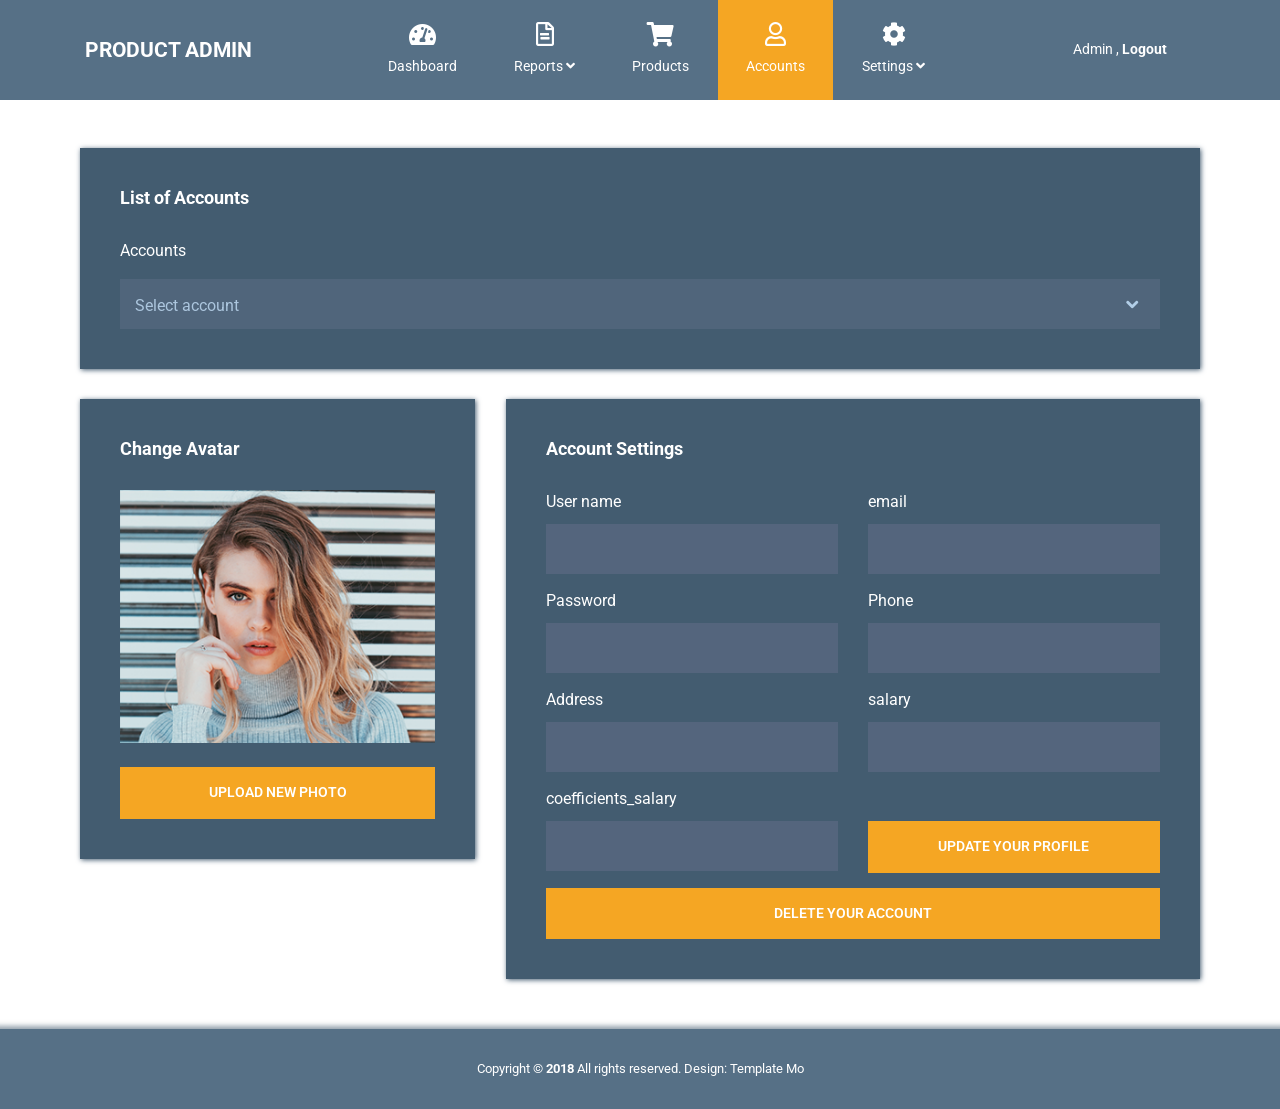
<file: product-admin-master/accounts.html>
<!DOCTYPE html>
<html lang="en">
  <head>
    <meta charset="UTF-8" />
    <meta name="viewport" content="width=device-width, initial-scale=1.0" />
    <meta http-equiv="X-UA-Compatible" content="ie=edge" />
    <title>Accounts - Product Admin Template</title>
    <link
      rel="stylesheet"
      href="https://fonts.googleapis.com/css?family=Roboto:400,700"
    />
    <!-- https://fonts.google.com/specimen/Roboto -->
    <link rel="stylesheet" href="css/fontawesome.min.css" />
    <!-- https://fontawesome.com/ -->
    <link rel="stylesheet" href="css/bootstrap.min.css" />
    <!-- https://getbootstrap.com/ -->
    <link rel="stylesheet" href="css/templatemo-style.css">
    <!--
	Product Admin CSS Template
	https://templatemo.com/tm-524-product-admin
	-->
  </head>

  <body id="reportsPage">
    <div class="" id="home">
      <nav class="navbar navbar-expand-xl">
        <div class="container h-100">
          <a class="navbar-brand" href="index.html">
            <h1 class="tm-site-title mb-0">Product Admin</h1>
          </a>
          <button
            class="navbar-toggler ml-auto mr-0"
            type="button"
            data-toggle="collapse"
            data-target="#navbarSupportedContent"
            aria-controls="navbarSupportedContent"
            aria-expanded="false"
            aria-label="Toggle navigation"
          >
            <i class="fas fa-bars tm-nav-icon"></i>
          </button>

          <div class="collapse navbar-collapse" id="navbarSupportedContent">
            <ul class="navbar-nav mx-auto h-100">
              <li class="nav-item">
                <a class="nav-link" href="index.html">
                  <i class="fas fa-tachometer-alt"></i> Dashboard
                  <span class="sr-only">(current)</span>
                </a>
              </li>
              <li class="nav-item dropdown">
                <a
                  class="nav-link dropdown-toggle"
                  href="#"
                  id="navbarDropdown"
                  role="button"
                  data-toggle="dropdown"
                  aria-haspopup="true"
                  aria-expanded="false"
                >
                  <i class="far fa-file-alt"></i>
                  <span> Reports <i class="fas fa-angle-down"></i> </span>
                </a>
                <div class="dropdown-menu" aria-labelledby="navbarDropdown">
                  <a class="dropdown-item" href="#">Daily Report</a>
                  <a class="dropdown-item" href="#">Weekly Report</a>
                  <a class="dropdown-item" href="#">Yearly Report</a>
                </div>
              </li>
              <li class="nav-item">
                <a class="nav-link" href="products.html">
                  <i class="fas fa-shopping-cart"></i> Products
                </a>
              </li>

              <li class="nav-item">
                <a class="nav-link active" href="accounts.html">
                  <i class="far fa-user"></i> Accounts
                </a>
              </li>
              <li class="nav-item dropdown">
                <a
                  class="nav-link dropdown-toggle"
                  href="#"
                  id=""
                  role="button"
                  data-toggle="dropdown"
                  aria-haspopup="true"
                  aria-expanded="false"
                >
                  <i class="fas fa-cog"></i>
                  <span> Settings <i class="fas fa-angle-down"></i> </span>
                </a>
                <div class="dropdown-menu" aria-labelledby="navbarDropdown">
                  <a class="dropdown-item" href="#">Profile</a>
                  <a class="dropdown-item" href="#">Billing</a>
                  <a class="dropdown-item" href="#">Customize</a>
                </div>
              </li>
            </ul>
            <ul class="navbar-nav">
              <li class="nav-item">
                <a class="nav-link d-block" href="login.html">
                  Admin , <b>Logout</b>
                </a>
              </li>
            </ul>
          </div>
        </div>
      </nav>
      <div class="container mt-5">
        <div class="row tm-content-row">
          <div class="col-12 tm-block-col">
            <div class="tm-bg-primary-dark tm-block tm-block-h-auto">
              <h2 class="tm-block-title">List of Accounts</h2>
              <p class="text-white">Accounts</p>

              <select class="custom-select">
                <option value="0">Select account</option>
                <option value="1">Admin</option>
                <option value="2">customer</option>

              </select>
            </div>
          </div>
        </div>
        <!-- row -->

        <div class="row tm-content-row">
          <div class="tm-block-col tm-col-avatar">
            <div class="tm-bg-primary-dark tm-block tm-block-avatar">
              <h2 class="tm-block-title">Change Avatar</h2>
              <div class="tm-avatar-container">
                <img
                  src="img/avatar.png"
                  alt="Avatar"
                  class="tm-avatar img-fluid mb-4"
                />
                <a href="#" class="tm-avatar-delete-link">
                  <i class="far fa-trash-alt tm-product-delete-icon"></i>
                </a>
              </div>
              <button class="btn btn-primary btn-block text-uppercase">
                Upload New Photo
              </button>
            </div>
          </div>
          <div class="tm-block-col tm-col-account-settings">
            <div class="tm-bg-primary-dark tm-block tm-block-settings">
              <h2 class="tm-block-title">Account Settings</h2>


              <form action="" class="tm-signup-form row">
                <div class="form-group col-lg-6">
                  <label for="name">User name</label>
                  <input
                    id="name"
                    name="name"
                    type="text"
                    class="form-control validate"
                  />
                </div>
                <div class="form-group col-lg-6">
                  <label for="email">email</label>
                  <input
                    id="email"
                    name="email"
                    type="email"
                    class="form-control validate"
                  />
                </div>
                <div class="form-group col-lg-6">
                  <label for="password">Password</label>
                  <input
                    id="password"
                    name="password"
                    type="password"
                    class="form-control validate"
                  />
                </div>
                <div class="form-group col-lg-6">
                  <label for="phone">Phone</label>
                  <input
                    id="phone"
                    name="phone"
                    type="tel"
                    class="form-control validate"
                  />
                </div>
                <div class="form-group col-lg-6">
                  <label for="name">Address</label>
                  <input
                          id="address"
                          name="address"
                          type="text"
                          class="form-control validate"
                  />
                </div>
                <div class="form-group col-lg-6">
                  <label for="name">salary</label>
                  <input
                          id="salary"
                          name="salary"
                          type="text"
                          class="form-control validate"
                  />
                </div>

                <div class="form-group col-lg-6">
                  <label for="name">coefficients_salary</label>
                  <input
                          id="coefficients_salary"
                          name="coefficients_salary"
                          type="text"
                          class="form-control validate"
                  />
                </div>

                <div class="form-group col-lg-6">
                  <label class="tm-hide-sm">&nbsp;</label>
                  <button
                    type="submit"
                    class="btn btn-primary btn-block text-uppercase"
                  >
                    Update Your Profile
                  </button>
                </div>
                <div class="col-12">
                  <button
                    type="submit"
                    class="btn btn-primary btn-block text-uppercase"
                  >
                    Delete Your Account
                  </button>
                </div>
              </form>

            </div>
          </div>
        </div>
      </div>
      <footer class="tm-footer row tm-mt-small">
        <div class="col-12 font-weight-light">
          <p class="text-center text-white mb-0 px-4 small">
            Copyright &copy; <b>2018</b> All rights reserved. 
            
            Design: <a rel="nofollow noopener" href="https://templatemo.com" class="tm-footer-link">Template Mo</a>
          </p>
        </div>
      </footer>
    </div>

    <script src="js/jquery-3.3.1.min.js"></script>
    <!-- https://jquery.com/download/ -->
    <script src="js/bootstrap.min.js"></script>
    <!-- https://getbootstrap.com/ -->
  </body>
</html>
</file>
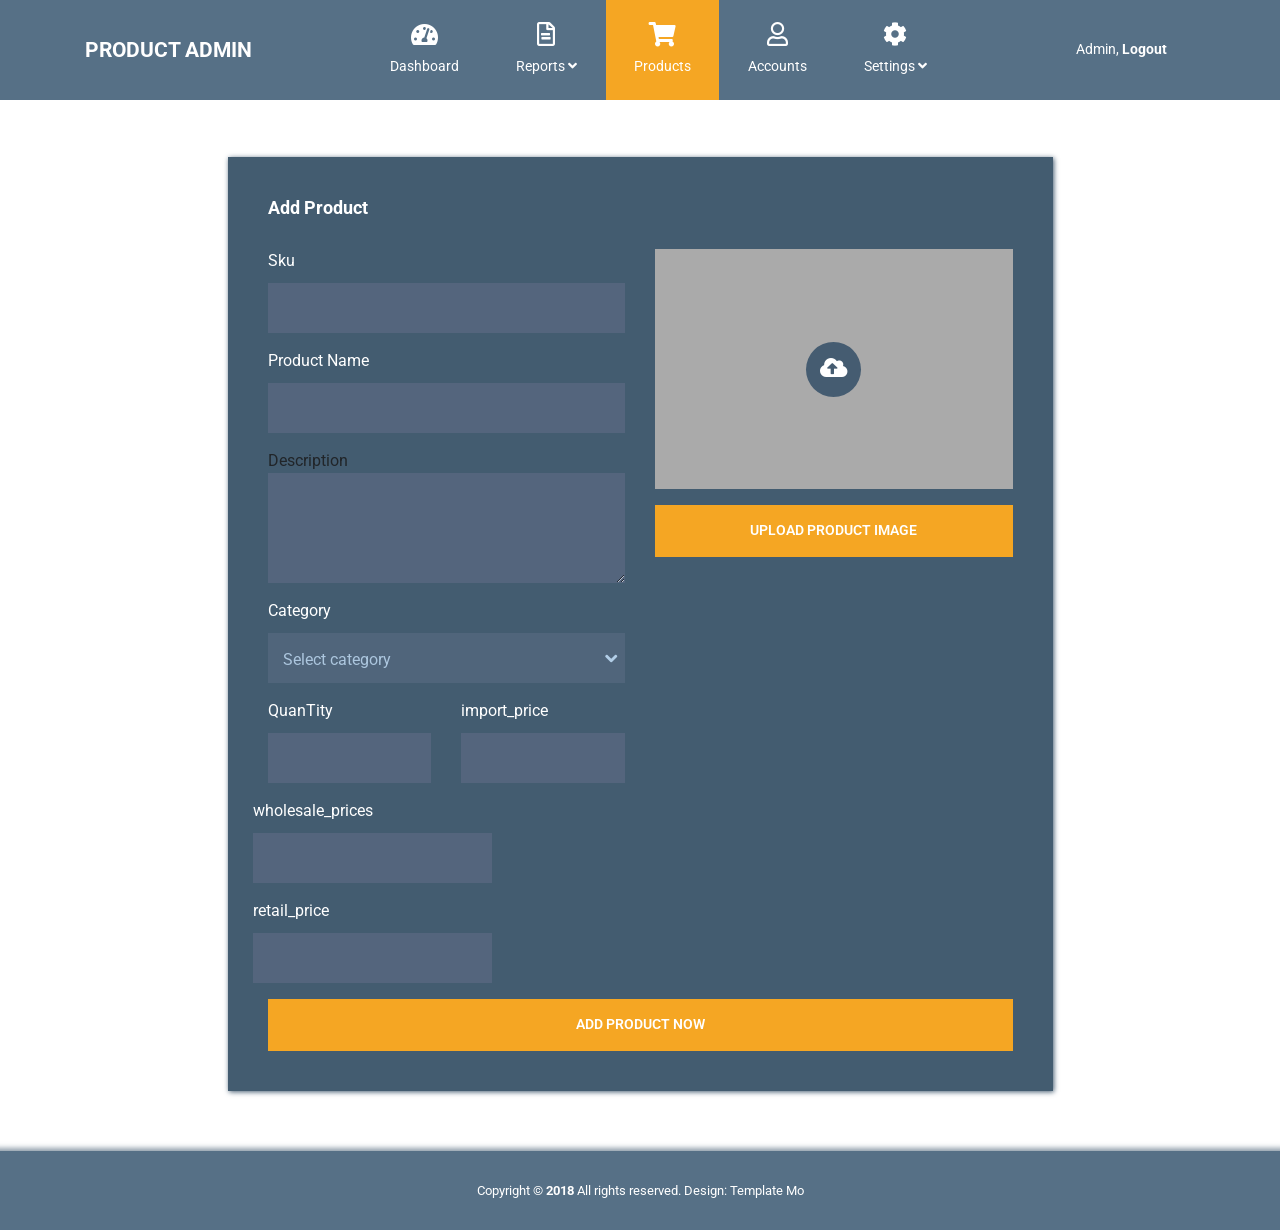
<file: product-admin-master/add-product.html>
<!DOCTYPE html>
<html lang="en">
  <head>
    <meta charset="UTF-8" />
    <meta name="viewport" content="width=device-width, initial-scale=1.0" />
    <meta http-equiv="X-UA-Compatible" content="ie=edge" />
    <title>Add Product - Dashboard HTML Template</title>
    <link
      rel="stylesheet"
      href="https://fonts.googleapis.com/css?family=Roboto:400,700"
    />
    <!-- https://fonts.google.com/specimen/Roboto -->
    <link rel="stylesheet" href="css/fontawesome.min.css" />
    <!-- https://fontawesome.com/ -->
    <link rel="stylesheet" href="jquery-ui-datepicker/jquery-ui.min.css" type="text/css" />
    <!-- http://api.jqueryui.com/datepicker/ -->
    <link rel="stylesheet" href="css/bootstrap.min.css" />
    <!-- https://getbootstrap.com/ -->
    <link rel="stylesheet" href="css/templatemo-style.css">
    <!--
	Product Admin CSS Template
	https://templatemo.com/tm-524-product-admin
	-->
  </head>

  <body>
    <nav class="navbar navbar-expand-xl">
      <div class="container h-100">
        <a class="navbar-brand" href="index.html">
          <h1 class="tm-site-title mb-0">Product Admin</h1>
        </a>
        <button
          class="navbar-toggler ml-auto mr-0"
          type="button"
          data-toggle="collapse"
          data-target="#navbarSupportedContent"
          aria-controls="navbarSupportedContent"
          aria-expanded="false"
          aria-label="Toggle navigation"
        >
          <i class="fas fa-bars tm-nav-icon"></i>
        </button>

        <div class="collapse navbar-collapse" id="navbarSupportedContent">
          <ul class="navbar-nav mx-auto h-100">
            <li class="nav-item">
              <a class="nav-link" href="index.html">
                <i class="fas fa-tachometer-alt"></i> Dashboard
                <span class="sr-only">(current)</span>
              </a>
            </li>
            <li class="nav-item dropdown">
              <a
                class="nav-link dropdown-toggle"
                href="#"
                id=""
                role="button"
                data-toggle="dropdown"
                aria-haspopup="true"
                aria-expanded="false"
              >
                <i class="far fa-file-alt"></i>
                <span> Reports <i class="fas fa-angle-down"></i> </span>
              </a>
              <div class="dropdown-menu" aria-labelledby="navbarDropdown">
                <a class="dropdown-item" href="#">Daily Report</a>
                <a class="dropdown-item" href="#">Weekly Report</a>
                <a class="dropdown-item" href="#">Yearly Report</a>
              </div>
            </li>
            <li class="nav-item">
              <a class="nav-link active" href="products.html">
                <i class="fas fa-shopping-cart"></i> Products
              </a>
            </li>

            <li class="nav-item">
              <a class="nav-link" href="accounts.html">
                <i class="far fa-user"></i> Accounts
              </a>
            </li>
            <li class="nav-item dropdown">
              <a
                class="nav-link dropdown-toggle"
                href="#"
                id="navbarDropdown"
                role="button"
                data-toggle="dropdown"
                aria-haspopup="true"
                aria-expanded="false"
              >
                <i class="fas fa-cog"></i>
                <span> Settings <i class="fas fa-angle-down"></i> </span>
              </a>
              <div class="dropdown-menu" aria-labelledby="navbarDropdown">
                <a class="dropdown-item" href="#">Profile</a>
                <a class="dropdown-item" href="#">Billing</a>
                <a class="dropdown-item" href="#">Customize</a>
              </div>
            </li>
          </ul>
          <ul class="navbar-nav">
            <li class="nav-item">
              <a class="nav-link d-block" href="login.html">
                Admin, <b>Logout</b>
              </a>
            </li>
          </ul>
        </div>
      </div>
    </nav>
    <div class="container tm-mt-big tm-mb-big">
      <div class="row">
        <div class="col-xl-9 col-lg-10 col-md-12 col-sm-12 mx-auto">
          <div class="tm-bg-primary-dark tm-block tm-block-h-auto">
            <div class="row">
              <div class="col-12">
                <h2 class="tm-block-title d-inline-block">Add Product</h2>
              </div>
            </div>
            <div class="row tm-edit-product-row">
              <div class="col-xl-6 col-lg-6 col-md-12">


                <form action="" class="tm-edit-product-form">

                  <div class="form-group mb-3">
                    <label

                      >Sku
                    </label>
                    <input
                      id="sku"
                      name="sku"
                      type="text"
                      class="form-control validate"
                      required
                    />
                  </div>
                  <div class="form-group mb-3">
                    <label
                      for="name"
                      >Product Name
                    </label>
                    <input
                      id="name"
                      name="name"
                      type="text"
                      class="form-control validate"
                      required
                    />
                  </div>
                  <div class="form-group mb-3">
                    <labe>
                      Description
                    </labe>
                    <textarea
                      class="form-control validate"
                      rows="3"
                      required
                    ></textarea>
                  </div>
                  <div class="form-group mb-3">
                    <label
                      for="category"
                      >Category</label
                    >
                    <select
                      class="custom-select tm-select-accounts"
                      id="category"
                    >
                      <option selected>Select category</option>
                      <option value="1">New Arrival</option>
                      <option value="2">Most Popular</option>
                      <option value="3">Trending</option>
                    </select>
                  </div>
                  <div class="row">
                      <div class="form-group mb-3 col-xs-12 col-sm-6">
                          <label
                            >QuanTity
                          </label>
                          <input
                            id="quantity"
                            name="quantity"
                            type="text"
                            class="form-control validate"
                          />
                        </div>
                        <div class="form-group mb-3 col-xs-12 col-sm-6">
                          <label
                            for="import_price"
                            >import_price
                          </label>
                          <input
                            id="import_price"
                            name="import_price"
                            type="text"
                            class="form-control validate"
                            required
                          />
                        </div>
                    <div class="form-group mb-3">
                      <label
                              for="wholesale_prices"
                      >wholesale_prices
                      </label>
                      <input
                              id="wholesale_prices"
                              name="wholesale_prices"
                              type="text"
                              class="form-control validate"
                              required
                      />
                    </div>

                    <div class="form-group mb-3">
                      <label
                              for="retail_price"
                      >retail_price
                      </label>
                      <input
                              id="retail_price"
                              name="retail_price"
                              type="text"
                              class="form-control validate"
                              required
                      />
                    </div>

                  </div>
                </form>
              </div>
              <div class="col-xl-6 col-lg-6 col-md-12 mx-auto mb-4">
                <div class="tm-product-img-dummy mx-auto">
                  <i
                    class="fas fa-cloud-upload-alt tm-upload-icon"
                    onclick="document.getElementById('fileInput').click();"
                  ></i>
                </div>
                <div class="custom-file mt-3 mb-3">
                  <input id="fileInput" type="file" style="display:none;" />
                  <input
                    type="button"
                    class="btn btn-primary btn-block mx-auto"
                    value="UPLOAD PRODUCT IMAGE"
                    onclick="document.getElementById('fileInput').click();"
                  />
                </div>
              </div>
              <div class="col-12">
                <button type="submit" class="btn btn-primary btn-block text-uppercase">Add Product Now</button>
              </div>
            </form>
            </div>
          </div>
        </div>
      </div>
    </div>
    <footer class="tm-footer row tm-mt-small">
        <div class="col-12 font-weight-light">
          <p class="text-center text-white mb-0 px-4 small">
            Copyright &copy; <b>2018</b> All rights reserved. 
            
            Design: <a rel="nofollow noopener" href="https://templatemo.com" class="tm-footer-link">Template Mo</a>
        </p>
        </div>
    </footer> 

    <script src="js/jquery-3.3.1.min.js"></script>
    <!-- https://jquery.com/download/ -->
    <script src="jquery-ui-datepicker/jquery-ui.min.js"></script>
    <!-- https://jqueryui.com/download/ -->
    <script src="js/bootstrap.min.js"></script>
    <!-- https://getbootstrap.com/ -->
    <script>
      $(function() {
        $("#expire_date").datepicker();
      });
    </script>
  </body>
</html>
</file>
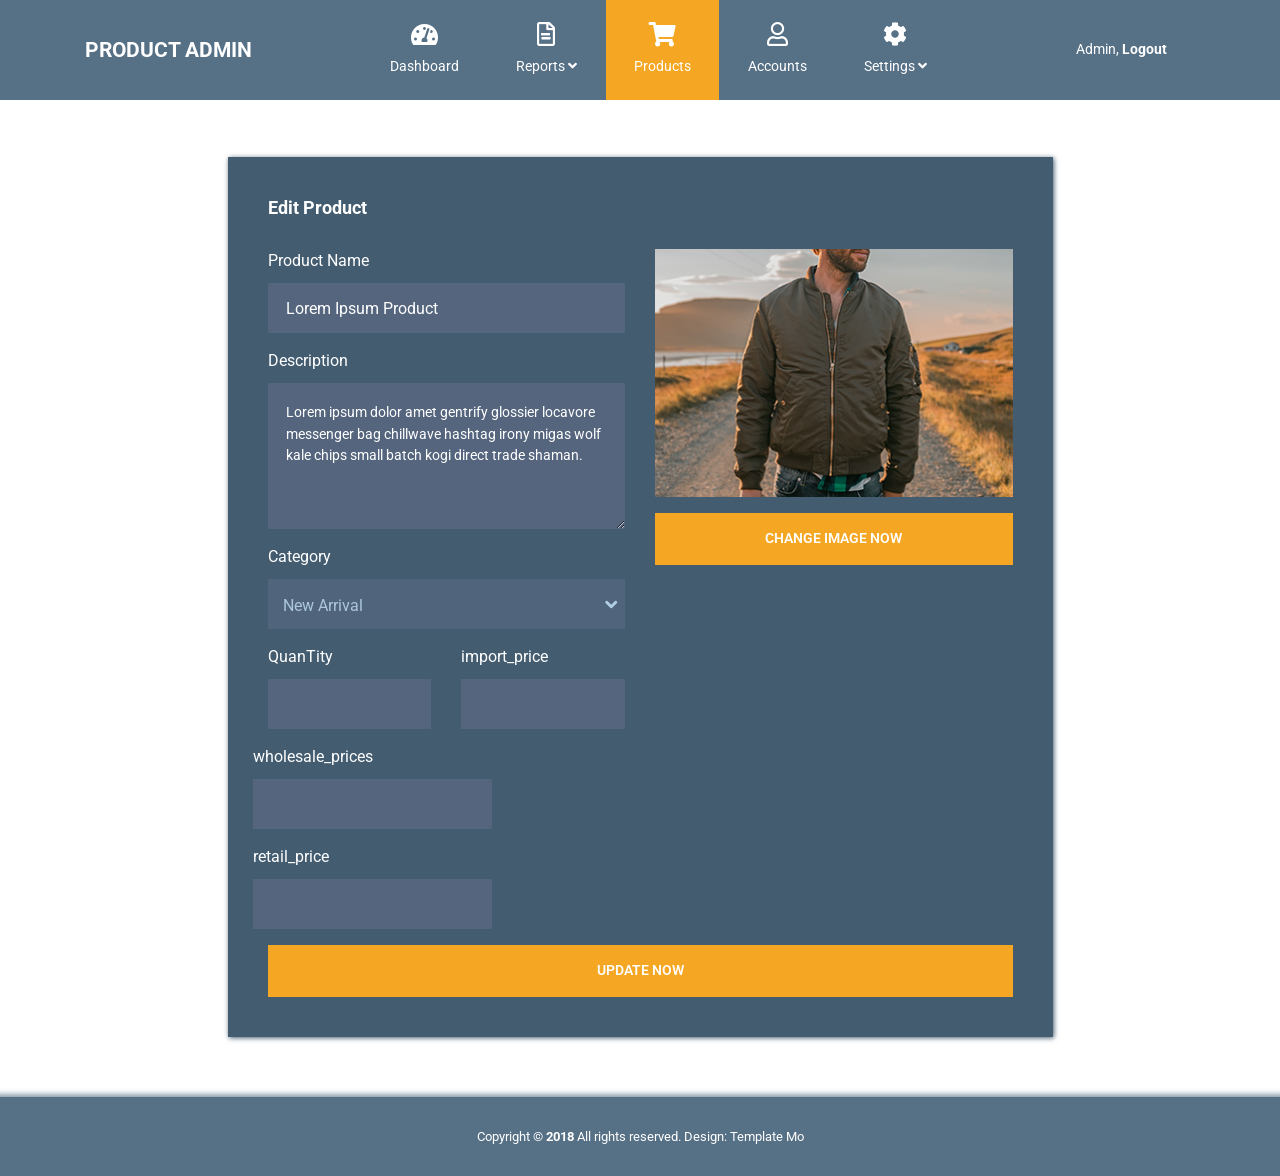
<file: product-admin-master/edit-product.html>
<!DOCTYPE html>
<html lang="en">
  <head>
    <meta charset="UTF-8" />
    <meta name="viewport" content="width=device-width, initial-scale=1.0" />
    <meta http-equiv="X-UA-Compatible" content="ie=edge" />
    <title>Edit Product - Dashboard Admin Template</title>
    <link
      rel="stylesheet"
      href="https://fonts.googleapis.com/css?family=Roboto:400,700"
    />
    <!-- https://fonts.google.com/specimen/Roboto -->
    <link rel="stylesheet" href="css/fontawesome.min.css" />
    <!-- https://fontawesome.com/ -->
    <link rel="stylesheet" href="jquery-ui-datepicker/jquery-ui.min.css" type="text/css" />
    <!-- http://api.jqueryui.com/datepicker/ -->
    <link rel="stylesheet" href="css/bootstrap.min.css" />
    <!-- https://getbootstrap.com/ -->
    <link rel="stylesheet" href="css/templatemo-style.css">
    <!--
	Product Admin CSS Template
	https://templatemo.com/tm-524-product-admin
	-->
  </head>

  <body>
    <nav class="navbar navbar-expand-xl">
      <div class="container h-100">
        <a class="navbar-brand" href="index.html">
          <h1 class="tm-site-title mb-0">Product Admin</h1>
        </a>
        <button
          class="navbar-toggler ml-auto mr-0"
          type="button"
          data-toggle="collapse"
          data-target="#navbarSupportedContent"
          aria-controls="navbarSupportedContent"
          aria-expanded="false"
          aria-label="Toggle navigation"
        >
          <i class="fas fa-bars tm-nav-icon"></i>
        </button>

        <div class="collapse navbar-collapse" id="navbarSupportedContent">
          <ul class="navbar-nav mx-auto h-100">
            <li class="nav-item">
              <a class="nav-link" href="index.html">
                <i class="fas fa-tachometer-alt"></i> Dashboard
                <span class="sr-only">(current)</span>
              </a>
            </li>
            <li class="nav-item dropdown">
              <a
                class="nav-link dropdown-toggle"
                href="#"
                id=""
                role="button"
                data-toggle="dropdown"
                aria-haspopup="true"
                aria-expanded="false"
              >
                <i class="far fa-file-alt"></i>
                <span> Reports <i class="fas fa-angle-down"></i> </span>
              </a>
              <div class="dropdown-menu" aria-labelledby="navbarDropdown">
                <a class="dropdown-item" href="#">Daily Report</a>
                <a class="dropdown-item" href="#">Weekly Report</a>
                <a class="dropdown-item" href="#">Yearly Report</a>
              </div>
            </li>
            <li class="nav-item">
              <a class="nav-link active" href="products.html">
                <i class="fas fa-shopping-cart"></i> Products
              </a>
            </li>

            <li class="nav-item">
              <a class="nav-link" href="accounts.html">
                <i class="far fa-user"></i> Accounts
              </a>
            </li>
            <li class="nav-item dropdown">
              <a
                class="nav-link dropdown-toggle"
                href="#"
                id="navbarDropdown"
                role="button"
                data-toggle="dropdown"
                aria-haspopup="true"
                aria-expanded="false"
              >
                <i class="fas fa-cog"></i>
                <span> Settings <i class="fas fa-angle-down"></i> </span>
              </a>
              <div class="dropdown-menu" aria-labelledby="navbarDropdown">
                <a class="dropdown-item" href="#">Profile</a>
                <a class="dropdown-item" href="#">Billing</a>
                <a class="dropdown-item" href="#">Customize</a>
              </div>
            </li>
          </ul>
          <ul class="navbar-nav">
            <li class="nav-item">
              <a class="nav-link d-block" href="login.html">
                Admin, <b>Logout</b>
              </a>
            </li>
          </ul>
        </div>
      </div>
    </nav>
    <div class="container tm-mt-big tm-mb-big">
      <div class="row">
        <div class="col-xl-9 col-lg-10 col-md-12 col-sm-12 mx-auto">
          <div class="tm-bg-primary-dark tm-block tm-block-h-auto">
            <div class="row">
              <div class="col-12">
                <h2 class="tm-block-title d-inline-block">Edit Product</h2>
              </div>
            </div>
            <div class="row tm-edit-product-row">
              <div class="col-xl-6 col-lg-6 col-md-12">
                <form action="" method="post" class="tm-edit-product-form">
                  <div class="form-group mb-3">
                    <label
                      for="name"
                      >Product Name
                    </label>
                    <input
                      id="name"
                      name="name"
                      type="text"
                      value="Lorem Ipsum Product"
                      class="form-control validate"
                    />
                  </div>
                  <div class="form-group mb-3">
                    <label
                      for="description"
                      >Description</label
                    >
                    <textarea
                            id="description"
                      class="form-control validate tm-small"
                      rows="5"
                      required
                    >Lorem ipsum dolor amet gentrify glossier locavore messenger bag chillwave hashtag irony migas wolf kale chips small batch kogi direct trade shaman.</textarea>
                  </div>
                  <div class="form-group mb-3">
                    <label
                      for="category"
                      >Category</label
                    >
                    <select
                      class="custom-select tm-select-accounts"
                      id="category"
                    >
                      <option>Select category</option>
                      <option value="1" selected>New Arrival</option>
                      <option value="2">Most Popular</option>
                      <option value="3">Trending</option>
                    </select>
                  </div>
                  <div class="row">

                    <div class="form-group mb-3 col-xs-12 col-sm-6">
                      <label
                      >QuanTity
                      </label>
                      <input
                              id="quantity"
                              name="quantity"
                              type="text"
                              class="form-control validate"
                      />
                    </div>
                    <div class="form-group mb-3 col-xs-12 col-sm-6">
                      <label
                              for="import_price"
                      >import_price
                      </label>
                      <input
                              id="import_price"
                              name="import_price"
                              type="text"
                              class="form-control validate"
                              required
                      />
                    </div>

                    <div class="form-group mb-3">
                      <label
                              for="wholesale_prices"
                      >wholesale_prices
                      </label>
                      <input
                              id="wholesale_prices"
                              name="wholesale_prices"
                              type="text"
                              class="form-control validate"
                              required
                      />
                    </div>

                    <div class="form-group mb-3">
                      <label
                              for="retail_price"
                      >retail_price
                      </label>
                      <input
                              id="retail_price"
                              name="retail_price"
                              type="text"
                              class="form-control validate"
                              required
                      />
                    </div>
                  </div>
                </form>
              </div>
              <div class="col-xl-6 col-lg-6 col-md-12 mx-auto mb-4">
                <div class="tm-product-img-edit mx-auto">
                  <img src="img/product-image.jpg" alt="Product image" class="img-fluid d-block mx-auto">
                  <i
                    class="fas fa-cloud-upload-alt tm-upload-icon"
                    onclick="document.getElementById('fileInput').click();"
                  ></i>
                </div>
                <div class="custom-file mt-3 mb-3">
                  <input id="fileInput" type="file" style="display:none;" />
                  <input
                    type="button"
                    class="btn btn-primary btn-block mx-auto"
                    value="CHANGE IMAGE NOW"
                    onclick="document.getElementById('fileInput').click();"
                  />
                </div>
              </div>
              <div class="col-12">
                <button type="submit" class="btn btn-primary btn-block text-uppercase">Update Now</button>
              </div>
            </form>
            </div>
          </div>
        </div>
      </div>
    </div>
    <footer class="tm-footer row tm-mt-small">
        <div class="col-12 font-weight-light">
          <p class="text-center text-white mb-0 px-4 small">
            Copyright &copy; <b>2018</b> All rights reserved. 
            
            Design: <a rel="nofollow noopener" href="https://templatemo.com" class="tm-footer-link">Template Mo</a>
        </p>
        </div>
    </footer> 

    <script src="js/jquery-3.3.1.min.js"></script>
    <!-- https://jquery.com/download/ -->
    <script src="jquery-ui-datepicker/jquery-ui.min.js"></script>
    <!-- https://jqueryui.com/download/ -->
    <script src="js/bootstrap.min.js"></script>
    <!-- https://getbootstrap.com/ -->
    <script>
      $(function() {
        $("#expire_date").datepicker({
          defaultDate: "10/22/2020"
        });
      });
    </script>
  </body>
</html>
</file>
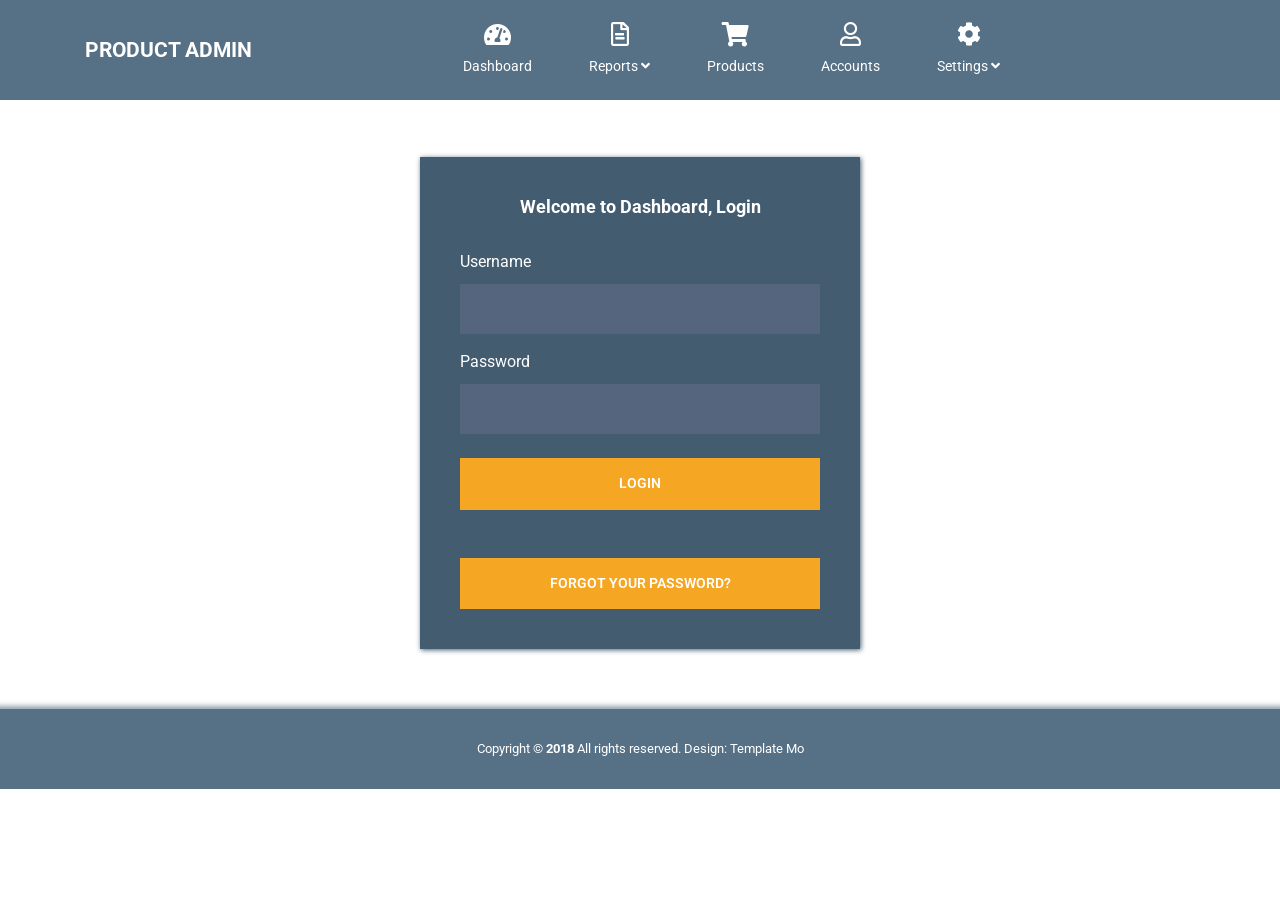
<file: product-admin-master/login.html>
<!DOCTYPE html>
<html lang="en">
  <head>
    <meta charset="UTF-8" />
    <meta name="viewport" content="width=device-width, initial-scale=1.0" />
    <meta http-equiv="X-UA-Compatible" content="ie=edge" />
    <title>Login Page - Product Admin Template</title>
    <link
      rel="stylesheet"
      href="https://fonts.googleapis.com/css?family=Roboto:400,700"
    />
    <!-- https://fonts.google.com/specimen/Open+Sans -->
    <link rel="stylesheet" href="css/fontawesome.min.css" />
    <!-- https://fontawesome.com/ -->
    <link rel="stylesheet" href="css/bootstrap.min.css" />
    <!-- https://getbootstrap.com/ -->
    <link rel="stylesheet" href="css/templatemo-style.css">
    <!--
	Product Admin CSS Template
	https://templatemo.com/tm-524-product-admin
	-->
  </head>

  <body>
    <div>
      <nav class="navbar navbar-expand-xl">
        <div class="container h-100">
          <a class="navbar-brand" href="index.html">
            <h1 class="tm-site-title mb-0">Product Admin</h1>
          </a>
          <button
            class="navbar-toggler ml-auto mr-0"
            type="button"
            data-toggle="collapse"
            data-target="#navbarSupportedContent"
            aria-controls="navbarSupportedContent"
            aria-expanded="false"
            aria-label="Toggle navigation"
          >
            <i class="fas fa-bars tm-nav-icon"></i>
          </button>

          <div class="collapse navbar-collapse" id="navbarSupportedContent">
            <ul class="navbar-nav mx-auto h-100">
              <li class="nav-item">
                <a class="nav-link" href="index.html">
                  <i class="fas fa-tachometer-alt"></i> Dashboard
                  <span class="sr-only">(current)</span>
                </a>
              </li>
              <li class="nav-item dropdown">
                <a
                  class="nav-link dropdown-toggle"
                  href="#"
                  id=""
                  role="button"
                  data-toggle="dropdown"
                  aria-haspopup="true"
                  aria-expanded="false"
                >
                  <i class="far fa-file-alt"></i>
                  <span> Reports <i class="fas fa-angle-down"></i> </span>
                </a>
                <div class="dropdown-menu" aria-labelledby="navbarDropdown">
                  <a class="dropdown-item" href="#">Daily Report</a>
                  <a class="dropdown-item" href="#">Weekly Report</a>
                  <a class="dropdown-item" href="#">Yearly Report</a>
                </div>
              </li>
              <li class="nav-item">
                <a class="nav-link" href="products.html">
                  <i class="fas fa-shopping-cart"></i> Products
                </a>
              </li>

              <li class="nav-item">
                <a class="nav-link" href="accounts.html">
                  <i class="far fa-user"></i> Accounts
                </a>
              </li>
              <li class="nav-item dropdown">
                <a
                  class="nav-link dropdown-toggle"
                  href="#"
                  id="navbarDropdown"
                  role="button"
                  data-toggle="dropdown"
                  aria-haspopup="true"
                  aria-expanded="false"
                >
                  <i class="fas fa-cog"></i>
                  <span> Settings <i class="fas fa-angle-down"></i> </span>
                </a>
                <div class="dropdown-menu" aria-labelledby="navbarDropdown">
                  <a class="dropdown-item" href="#">Profile</a>
                  <a class="dropdown-item" href="#">Billing</a>
                  <a class="dropdown-item" href="#">Customize</a>
                </div>
              </li>
            </ul>
          </div>
        </div>
      </nav>
    </div>

    <div class="container tm-mt-big tm-mb-big">
      <div class="row">
        <div class="col-12 mx-auto tm-login-col">
          <div class="tm-bg-primary-dark tm-block tm-block-h-auto">
            <div class="row">
              <div class="col-12 text-center">
                <h2 class="tm-block-title mb-4">Welcome to Dashboard, Login</h2>
              </div>
            </div>
            <div class="row mt-2">
              <div class="col-12">
                <form action="index.html" method="post" class="tm-login-form">
                  <div class="form-group">
                    <label for="username">Username</label>
                    <input
                      name="username"
                      type="text"
                      class="form-control validate"
                      id="username"
                      value=""
                      required
                    />
                  </div>
                  <div class="form-group mt-3">
                    <label for="password">Password</label>
                    <input
                      name="password"
                      type="password"
                      class="form-control validate"
                      id="password"
                      value=""
                      required
                    />
                  </div>
                  <div class="form-group mt-4">
                    <button
                      type="submit"
                      class="btn btn-primary btn-block text-uppercase"
                    >
                      Login
                    </button>
                  </div>
                  <button class="mt-5 btn btn-primary btn-block text-uppercase">
                    Forgot your password?
                  </button>
                </form>
              </div>
            </div>
          </div>
        </div>
      </div>
    </div>
    <footer class="tm-footer row tm-mt-small">
      <div class="col-12 font-weight-light">
        <p class="text-center text-white mb-0 px-4 small">
          Copyright &copy; <b>2018</b> All rights reserved. 
          
          Design: <a rel="nofollow noopener" href="https://templatemo.com" class="tm-footer-link">Template Mo</a>
        </p>
      </div>
    </footer>
    <script src="js/jquery-3.3.1.min.js"></script>
    <!-- https://jquery.com/download/ -->
    <script src="js/bootstrap.min.js"></script>
    <!-- https://getbootstrap.com/ -->
  </body>
</html>
</file>
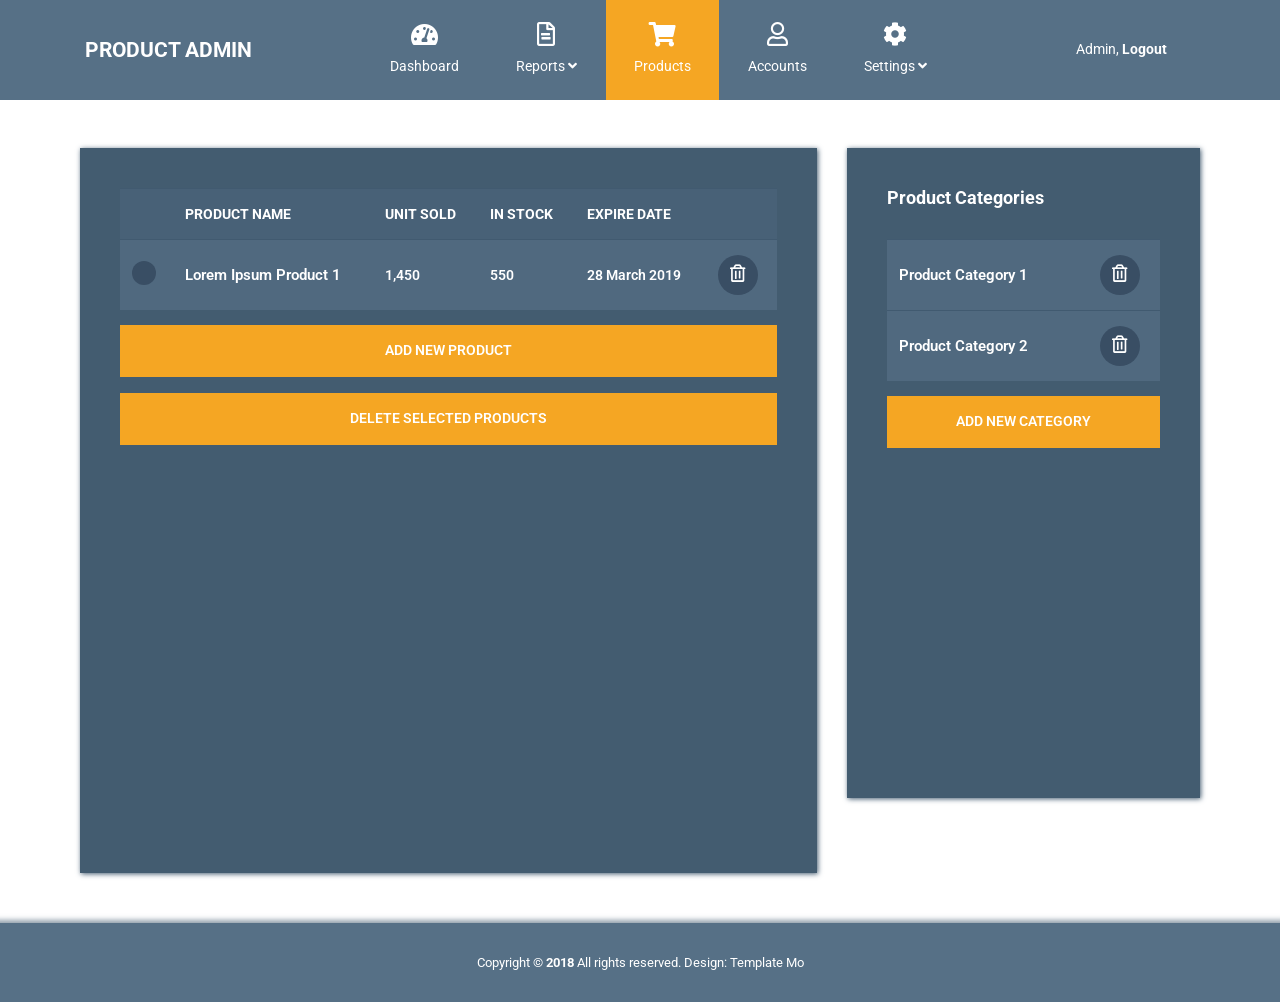
<file: product-admin-master/products.html>
<!DOCTYPE html>
<html lang="en">
  <head>
    <meta charset="UTF-8" />
    <meta name="viewport" content="width=device-width, initial-scale=1.0" />
    <meta http-equiv="X-UA-Compatible" content="ie=edge" />
    <title>Product Page - Admin HTML Template</title>
    <link
      rel="stylesheet"
      href="https://fonts.googleapis.com/css?family=Roboto:400,700"
    />
    <!-- https://fonts.google.com/specimen/Roboto -->
    <link rel="stylesheet" href="css/fontawesome.min.css" />
    <!-- https://fontawesome.com/ -->
    <link rel="stylesheet" href="css/bootstrap.min.css" />
    <!-- https://getbootstrap.com/ -->
    <link rel="stylesheet" href="css/templatemo-style.css">
    <!--
	Product Admin CSS Template
	https://templatemo.com/tm-524-product-admin
	-->
  </head>

  <body id="reportsPage">
    <nav class="navbar navbar-expand-xl">
      <div class="container h-100">
        <a class="navbar-brand" href="index.html">
          <h1 class="tm-site-title mb-0">Product Admin</h1>
        </a>
        <button
          class="navbar-toggler ml-auto mr-0"
          type="button"
          data-toggle="collapse"
          data-target="#navbarSupportedContent"
          aria-controls="navbarSupportedContent"
          aria-expanded="false"
          aria-label="Toggle navigation"
        >
          <i class="fas fa-bars tm-nav-icon"></i>
        </button>

        <div class="collapse navbar-collapse" id="navbarSupportedContent">
          <ul class="navbar-nav mx-auto h-100">
            <li class="nav-item">
              <a class="nav-link" href="index.html">
                <i class="fas fa-tachometer-alt"></i> Dashboard
                <span class="sr-only">(current)</span>
              </a>
            </li>
            <li class="nav-item dropdown">
              <a
                class="nav-link dropdown-toggle"
                href="#"
                id=""
                role="button"
                data-toggle="dropdown"
                aria-haspopup="true"
                aria-expanded="false">
                <i class="far fa-file-alt"></i>
                <span> Reports <i class="fas fa-angle-down"></i> </span>
              </a>
              <div class="dropdown-menu" aria-labelledby="navbarDropdown">
                <a class="dropdown-item" href="#">Daily Report</a>
                <a class="dropdown-item" href="#">Weekly Report</a>
                <a class="dropdown-item" href="#">Yearly Report</a>
              </div>
            </li>
            <li class="nav-item">
              <a class="nav-link active" href="products.html">
                <i class="fas fa-shopping-cart"></i> Products
              </a>
            </li>

            <li class="nav-item">
              <a class="nav-link" href="accounts.html">
                <i class="far fa-user"></i> Accounts
              </a>
            </li>
            <li class="nav-item dropdown">
              <a
                class="nav-link dropdown-toggle"
                href="#"
                id="navbarDropdown"
                role="button"
                data-toggle="dropdown"
                aria-haspopup="true"
                aria-expanded="false">
                <i class="fas fa-cog"></i>
                <span> Settings <i class="fas fa-angle-down"></i> </span>
              </a>
              <div class="dropdown-menu" aria-labelledby="navbarDropdown">
                <a class="dropdown-item" href="#">Profile</a>
                <a class="dropdown-item" href="#">Billing</a>
                <a class="dropdown-item" href="#">Customize</a>
              </div>
            </li>
          </ul>
          <ul class="navbar-nav">
            <li class="nav-item">
              <a class="nav-link d-block" href="login.html">
                Admin, <b>Logout</b>
              </a>
            </li>
          </ul>
        </div>
      </div>
    </nav>
    <div class="container mt-5">
      <div class="row tm-content-row">
        <div class="col-sm-12 col-md-12 col-lg-8 col-xl-8 tm-block-col">
          <div class="tm-bg-primary-dark tm-block tm-block-products">
            <div class="tm-product-table-container">
              <table class="table table-hover tm-table-small tm-product-table">
                <thead>
                  <tr>
                    <th scope="col">&nbsp;</th>
                    <th scope="col">PRODUCT NAME</th>
                    <th scope="col">UNIT SOLD</th>
                    <th scope="col">IN STOCK</th>
                    <th scope="col">EXPIRE DATE</th>
                    <th scope="col">&nbsp;</th>
                  </tr>
                </thead>
                <tbody>
                  <tr>
                    <th scope="row"><input type="checkbox" /></th>
                    <td class="tm-product-name">Lorem Ipsum Product 1</td>
                    <td>1,450</td>
                    <td>550</td>
                    <td>28 March 2019</td>
                    <td>
                      <a href="#" class="tm-product-delete-link">
                        <i class="far fa-trash-alt tm-product-delete-icon"></i>
                      </a>
                    </td>
                  </tr>
                </tbody>
              </table>
            </div>
            <!-- table container -->
            <a
              href="add-product.html"
              class="btn btn-primary btn-block text-uppercase mb-3">Add new product</a>
            <button class="btn btn-primary btn-block text-uppercase">
              Delete selected products
            </button>
          </div>
        </div>
<!--        category-->
        <div class="col-sm-12 col-md-12 col-lg-4 col-xl-4 tm-block-col">
          <div class="tm-bg-primary-dark tm-block tm-block-product-categories">
            <h2 class="tm-block-title">Product Categories</h2>
            <div class="tm-product-table-container">
              <table class="table tm-table-small tm-product-table">
                <tbody>
                  <tr>
                    <td class="tm-product-name">Product Category 1</td>
                    <td class="text-center">
                      <a href="#" class="tm-product-delete-link">
                        <i class="far fa-trash-alt tm-product-delete-icon"></i>
                      </a>
                    </td>
                  </tr>
                  <tr>
                    <td class="tm-product-name">Product Category 2</td>
                    <td class="text-center">
                      <a href="#" class="tm-product-delete-link">
                        <i class="far fa-trash-alt tm-product-delete-icon"></i>
                      </a>
                    </td>
                  </tr>
                </tbody>
              </table>
            </div>
            <!-- table container -->
<!--            // add category-->
            <form action="#">

              <button class="btn btn-primary btn-block text-uppercase mb-3">
                Add new category
              </button>

            </form>

          </div>
        </div>
      </div>
    </div>
    <footer class="tm-footer row tm-mt-small">
      <div class="col-12 font-weight-light">
        <p class="text-center text-white mb-0 px-4 small">
          Copyright &copy; <b>2018</b> All rights reserved. 
          
          Design: <a rel="nofollow noopener" href="https://templatemo.com" class="tm-footer-link">Template Mo</a>
        </p>
      </div>
    </footer>

    <script src="js/jquery-3.3.1.min.js"></script>
    <!-- https://jquery.com/download/ -->
    <script src="js/bootstrap.min.js"></script>
    <!-- https://getbootstrap.com/ -->
    <script>
      $(function() {
        $(".tm-product-name").on("click", function() {
          window.location.href = "edit-product.html";
        });
      });
    </script>
  </body>
</html>
</file>
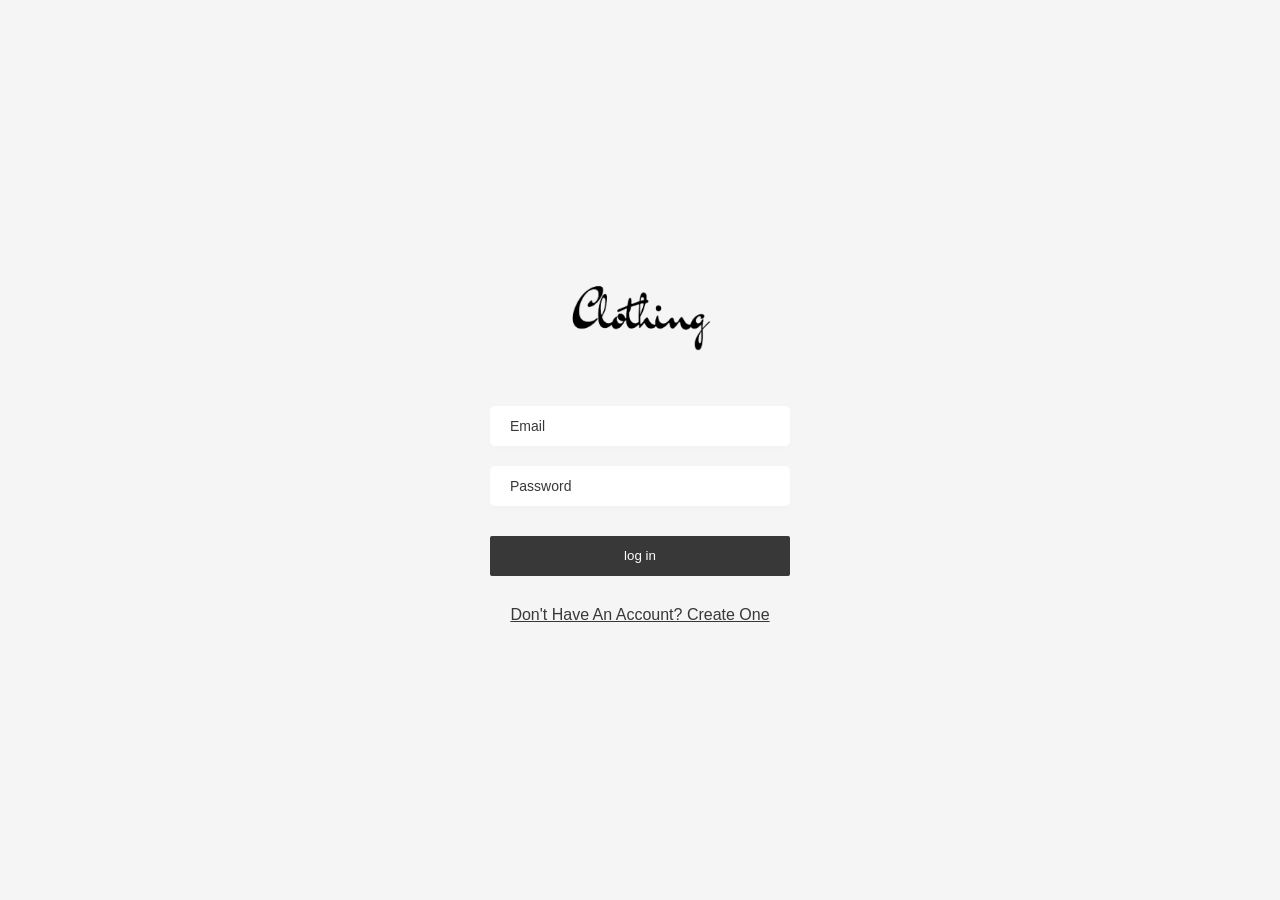
<file: public/login.html>
<!DOCTYPE html>
<html lang="en">
<head>
    <meta charset="UTF-8">
    <meta http-equiv="X-UA-Compatible" content="IE=edge">
    <meta name="viewport" content="width=device-width, initial-scale=1.0">
    <title>Clothing : Log In</title>
    <script src="https://ajax.googleapis.com/ajax/libs/jquery/3.3.1/jquery.min.js"></script>
    <script type="text/javascript" src="https://cdn.datatables.net/1.10.18/js/jquery.dataTables.js"></script>
    <link rel="stylesheet" href="css/signup.css">

</head>
<body>

    <img src="img/loader.gif" class="loader" alt="">

    <div class="alert-box">
        <img src="img/error.png" class="alert-img" alt="">
        <p class="alert-msg">Error message</p>
    </div>

    <div class="container">
        <img src="img/dark-logo.png" class="logo" alt="">
        <div>
            <input type="text" autocomplete="off" id="email" placeholder="email">
            <input type="password" autocomplete="off" id="password" placeholder="password">
            <button class="submit-btn" id="#btn-login">log in</button>
        </div>
        <a href="http://localhost:63343/package.json/public/signup.html?_ijt=dhvcqd81evcmfqdf5uj4ohcs1l" class="link">don't have an account? Create one</a>
    </div>

    <script src="js/token.js"></script>
    <script src="js/form.js"></script>
    
</body>
<script>

    $(document).ready(function (){
        let signInForm = {};
        $('#btn-login').click(function (){
            signInForm.username = $('#email').val();
            signInForm.password = $('#password').val();

            let signInFormOBJ = JSON.stringify(signInForm);
            console.log('signInFormOBJ == ',signInFormOBJ)
            $.ajax({
                async: false,
                url: 'http://localhost:8080/signin',
                method: 'POST',
                data: signInFormOBJ,
                contentType: 'application/json; charset=utf8',
                success: function (data){
                    console.log('data login ===> ', data)
                    console.log('data.status', data.status)
                    if(data.status == 202){
                        document.getElementById('status_login').innerHTML = 'Login Failed! Please try again!';
                        return
                    }
                    window.sessionStorage.removeItem('TOKEN_KEY');
                    window.sessionStorage.setItem('TOKEN_KEY',data.token);
                    window.sessionStorage.removeItem('NAME_KEY');
                    window.sessionStorage.setItem('NAME_KEY',data.name);
                    window.sessionStorage.removeItem('AVATAR_KEY');
                    window.sessionStorage.setItem('AVATAR_KEY',data.avatar);
                    window.sessionStorage.setItem('ROLE_KEY',JSON.stringify(data.roles))
                    window.location.href = 'user-account.html';
                }

            })
        })
    })
</script>
</html>
</file>
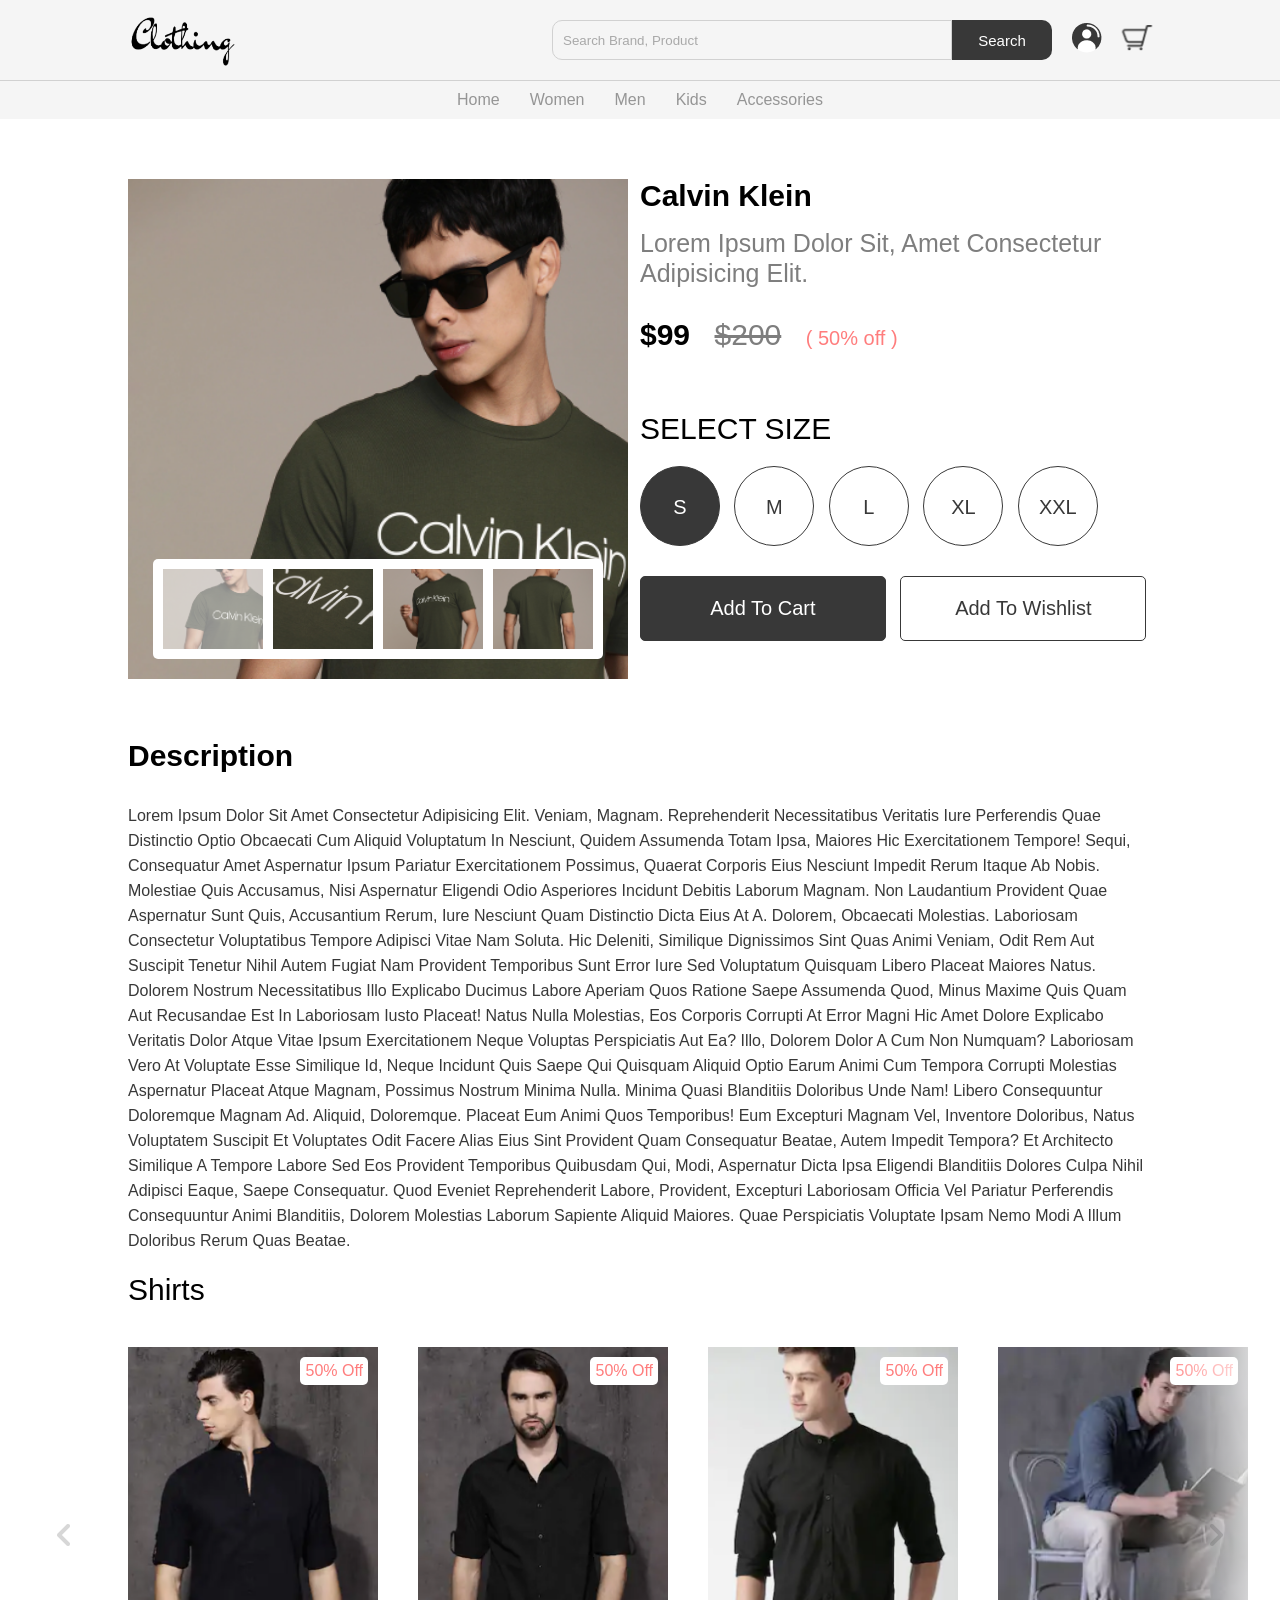
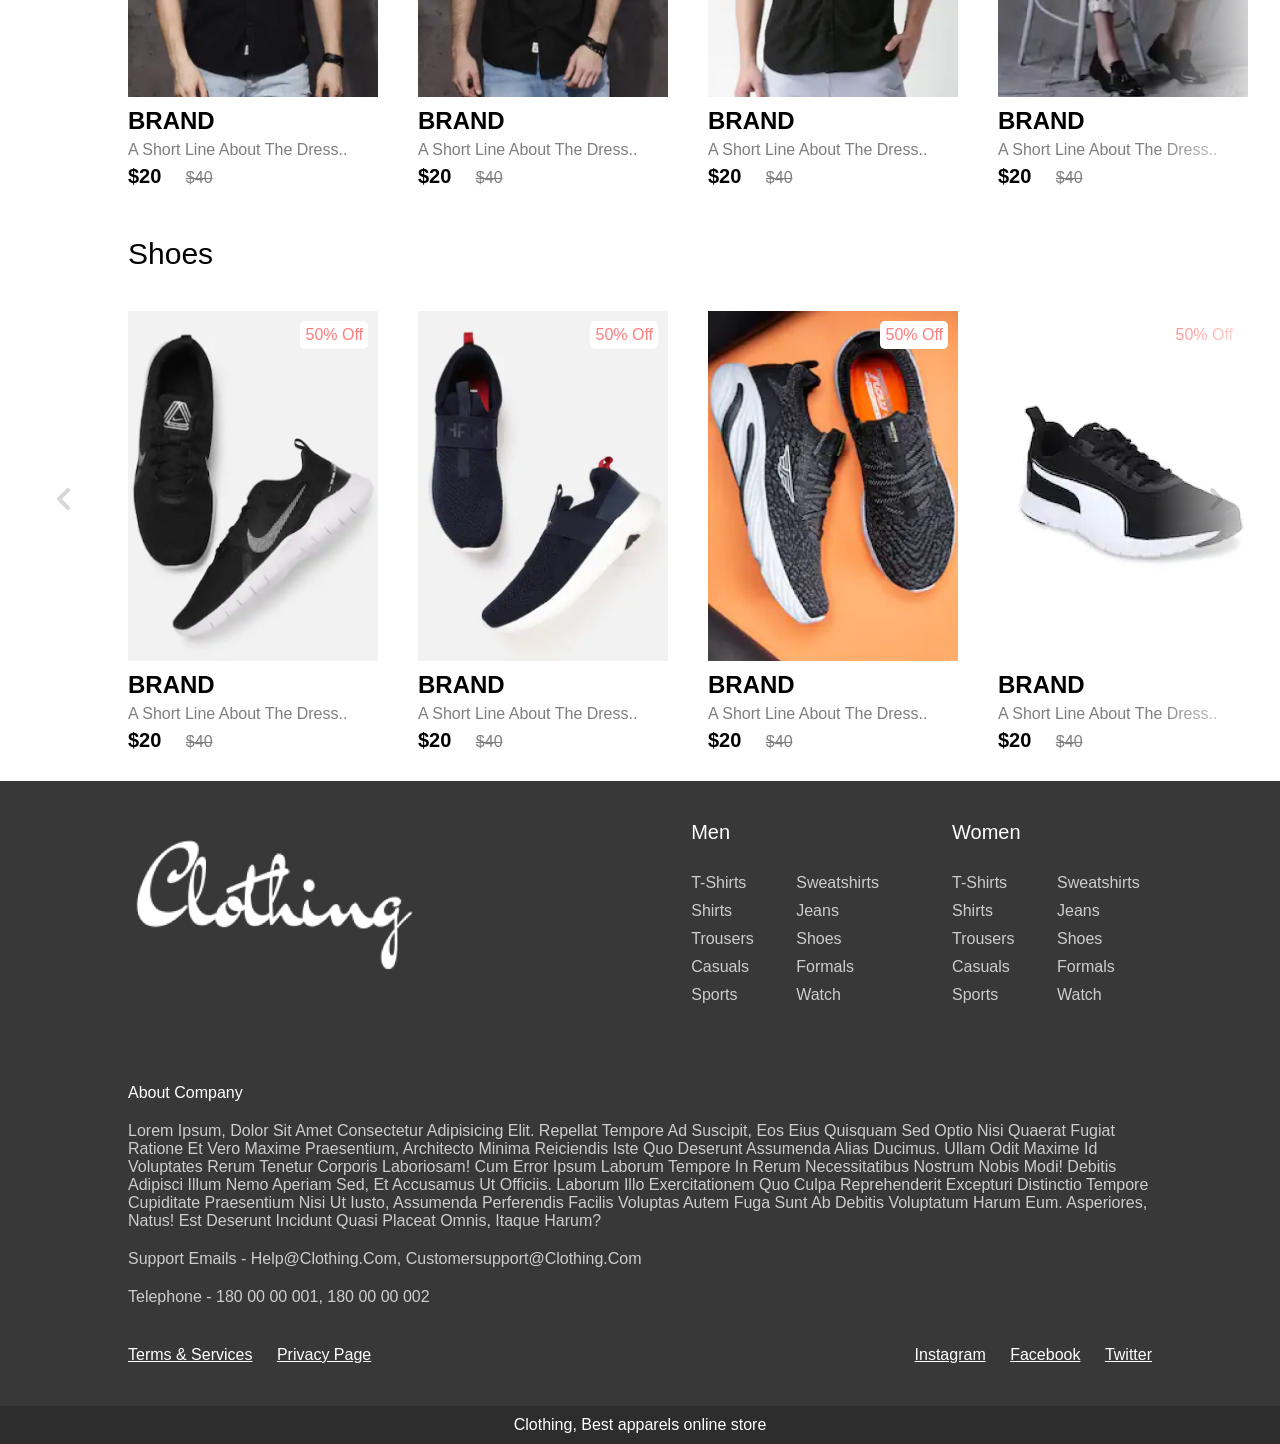
<file: public/product.html>
<!DOCTYPE html>
<html lang="en">
<head>
    <meta charset="UTF-8">
    <meta http-equiv="X-UA-Compatible" content="IE=edge">
    <meta name="viewport" content="width=device-width, initial-scale=1.0">
    <title>Product - </title>

    <link rel="stylesheet" href="css/home.css">
    <link rel="stylesheet" href="css/product.css">
    
</head>
<body>

    <nav class="navbar"></nav>

    <section class="product-details">
        <div class="image-slider">
            <div class="product-images">
                <img src="img/product image 1.png" class="active" alt="">
                <img src="img/product image 2.png" alt="">
                <img src="img/product image 3.png" alt="">
                <img src="img/product image 4.png" alt="">
            </div>
        </div>
        <div class="details">
            <h2 class="product-brand">calvin klein</h2>
            <p class="product-short-des">Lorem ipsum dolor sit, amet consectetur adipisicing elit.</p>
            <span class="product-price">$99</span>
            <span class="product-actual-price">$200</span>
            <span class="product-discount">( 50% off )</span>

            <p class="product-sub-heading">select size</p>

            <input type="radio" name="size" value="s" checked hidden id="s-size">
            <label for="s-size" class="size-radio-btn check">s</label>
            <input type="radio" name="size" value="m" hidden id="m-size">
            <label for="m-size" class="size-radio-btn">m</label>
            <input type="radio" name="size" value="l" hidden id="l-size">
            <label for="l-size" class="size-radio-btn">l</label>
            <input type="radio" name="size" value="xl" hidden id="xl-size">
            <label for="xl-size" class="size-radio-btn">xl</label>
            <input type="radio" name="size" value="xxl" hidden id="xxl-size">
            <label for="xxl-size" class="size-radio-btn">xxl</label>

            <button class="btn cart-btn">add to cart</button>
            <button class="btn">add to wishlist</button>
        </div>
    </section>

    <section class="detail-des">
        <h2 class="heading">description</h2>
        <p class="des">Lorem ipsum dolor sit amet consectetur adipisicing elit. Veniam, magnam. Reprehenderit necessitatibus veritatis iure perferendis quae distinctio optio obcaecati cum aliquid voluptatum in nesciunt, quidem assumenda totam ipsa, maiores hic exercitationem tempore! Sequi, consequatur amet aspernatur ipsum pariatur exercitationem possimus, quaerat corporis eius nesciunt impedit rerum itaque ab nobis. Molestiae quis accusamus, nisi aspernatur eligendi odio asperiores incidunt debitis laborum magnam. Non laudantium provident quae aspernatur sunt quis, accusantium rerum, iure nesciunt quam distinctio dicta eius at a. Dolorem, obcaecati molestias. Laboriosam consectetur voluptatibus tempore adipisci vitae nam soluta. Hic deleniti, similique dignissimos sint quas animi veniam, odit rem aut suscipit tenetur nihil autem fugiat nam provident temporibus sunt error iure sed voluptatum quisquam libero placeat maiores natus. Dolorem nostrum necessitatibus illo explicabo ducimus labore aperiam quos ratione saepe assumenda quod, minus maxime quis quam aut recusandae est in laboriosam iusto placeat! Natus nulla molestias, eos corporis corrupti at error magni hic amet dolore explicabo veritatis dolor atque vitae ipsum exercitationem neque voluptas perspiciatis aut ea? Illo, dolorem dolor a cum non numquam? Laboriosam vero at voluptate esse similique id, neque incidunt quis saepe qui quisquam aliquid optio earum animi cum tempora corrupti molestias aspernatur placeat atque magnam, possimus nostrum minima nulla. Minima quasi blanditiis doloribus unde nam! Libero consequuntur doloremque magnam ad. Aliquid, doloremque. Placeat eum animi quos temporibus! Eum excepturi magnam vel, inventore doloribus, natus voluptatem suscipit et voluptates odit facere alias eius sint provident quam consequatur beatae, autem impedit tempora? Et architecto similique a tempore labore sed eos provident temporibus quibusdam qui, modi, aspernatur dicta ipsa eligendi blanditiis dolores culpa nihil adipisci eaque, saepe consequatur. Quod eveniet reprehenderit labore, provident, excepturi laboriosam officia vel pariatur perferendis consequuntur animi blanditiis, dolorem molestias laborum sapiente aliquid maiores. Quae perspiciatis voluptate ipsam nemo modi a illum doloribus rerum quas beatae.</p>
    </section>
    
    <!-- card-container -->
    <section class="product">
        <h2 class="product-category">Shirts</h2>
        <button class="pre-btn"><img src="img/arrow.png" alt=""></button>
        <button class="nxt-btn"><img src="img/arrow.png" alt=""></button>
        <div class="product-container">
            <div class="product-card">
                <div class="product-image">
                    <span class="discount-tag">50% off</span>
                    <img src="img/card5.png" class="product-thumb" alt="">
                    <button class="card-btn">add to whislist</button>
                </div>
                <div class="product-info">
                    <h2 class="product-brand">brand</h2>
                    <p class="product-short-des">A short line about the dress..</p>
                    <span class="price">$20</span> <span class="actual-price">$40</span>
                </div>
            </div>
            <div class="product-card">
                <div class="product-image">
                    <span class="discount-tag">50% off</span>
                    <img src="img/card6.png" class="product-thumb" alt="">
                    <button class="card-btn">add to whislist</button>
                </div>
                <div class="product-info">
                    <h2 class="product-brand">brand</h2>
                    <p class="product-short-des">A short line about the dress..</p>
                    <span class="price">$20</span> <span class="actual-price">$40</span>
                </div>
            </div>
            <div class="product-card">
                <div class="product-image">
                    <span class="discount-tag">50% off</span>
                    <img src="img/card7.png" class="product-thumb" alt="">
                    <button class="card-btn">add to whislist</button>
                </div>
                <div class="product-info">
                    <h2 class="product-brand">brand</h2>
                    <p class="product-short-des">A short line about the dress..</p>
                    <span class="price">$20</span> <span class="actual-price">$40</span>
                </div>
            </div>
            <div class="product-card">
                <div class="product-image">
                    <span class="discount-tag">50% off</span>
                    <img src="img/card8.png" class="product-thumb" alt="">
                    <button class="card-btn">add to whislist</button>
                </div>
                <div class="product-info">
                    <h2 class="product-brand">brand</h2>
                    <p class="product-short-des">A short line about the dress..</p>
                    <span class="price">$20</span> <span class="actual-price">$40</span>
                </div>
            </div>
            <div class="product-card">
                <div class="product-image">
                    <span class="discount-tag">50% off</span>
                    <img src="img/card9.png" class="product-thumb" alt="">
                    <button class="card-btn">add to whislist</button>
                </div>
                <div class="product-info">
                    <h2 class="product-brand">brand</h2>
                    <p class="product-short-des">A short line about the dress..</p>
                    <span class="price">$20</span> <span class="actual-price">$40</span>
                </div>
            </div>
            <div class="product-card">
                <div class="product-image">
                    <span class="discount-tag">50% off</span>
                    <img src="img/card10.png" class="product-thumb" alt="">
                    <button class="card-btn">add to whislist</button>
                </div>
                <div class="product-info">
                    <h2 class="product-brand">brand</h2>
                    <p class="product-short-des">A short line about the dress..</p>
                    <span class="price">$20</span> <span class="actual-price">$40</span>
                </div>
            </div>
            <div class="product-card">
                <div class="product-image">
                    <span class="discount-tag">50% off</span>
                    <img src="img/card11.png" class="product-thumb" alt="">
                    <button class="card-btn">add to whislist</button>
                </div>
                <div class="product-info">
                    <h2 class="product-brand">brand</h2>
                    <p class="product-short-des">A short line about the dress..</p>
                    <span class="price">$20</span> <span class="actual-price">$40</span>
                </div>
            </div>
            <div class="product-card">
                <div class="product-image">
                    <span class="discount-tag">50% off</span>
                    <img src="img/card12.png" class="product-thumb" alt="">
                    <button class="card-btn">add to whislist</button>
                </div>
                <div class="product-info">
                    <h2 class="product-brand">brand</h2>
                    <p class="product-short-des">A short line about the dress..</p>
                    <span class="price">$20</span> <span class="actual-price">$40</span>
                </div>
            </div>
        </div>
    </section>

    <!-- card-container -->
    <section class="product">
        <h2 class="product-category">Shoes</h2>
        <button class="pre-btn"><img src="img/arrow.png" alt=""></button>
        <button class="nxt-btn"><img src="img/arrow.png" alt=""></button>
        <div class="product-container">
            <div class="product-card">
                <div class="product-image">
                    <span class="discount-tag">50% off</span>
                    <img src="img/card9.png" class="product-thumb" alt="">
                    <button class="card-btn">add to whislist</button>
                </div>
                <div class="product-info">
                    <h2 class="product-brand">brand</h2>
                    <p class="product-short-des">A short line about the dress..</p>
                    <span class="price">$20</span> <span class="actual-price">$40</span>
                </div>
            </div>
            <div class="product-card">
                <div class="product-image">
                    <span class="discount-tag">50% off</span>
                    <img src="img/card10.png" class="product-thumb" alt="">
                    <button class="card-btn">add to whislist</button>
                </div>
                <div class="product-info">
                    <h2 class="product-brand">brand</h2>
                    <p class="product-short-des">A short line about the dress..</p>
                    <span class="price">$20</span> <span class="actual-price">$40</span>
                </div>
            </div>
            <div class="product-card">
                <div class="product-image">
                    <span class="discount-tag">50% off</span>
                    <img src="img/card11.png" class="product-thumb" alt="">
                    <button class="card-btn">add to whislist</button>
                </div>
                <div class="product-info">
                    <h2 class="product-brand">brand</h2>
                    <p class="product-short-des">A short line about the dress..</p>
                    <span class="price">$20</span> <span class="actual-price">$40</span>
                </div>
            </div>
            <div class="product-card">
                <div class="product-image">
                    <span class="discount-tag">50% off</span>
                    <img src="img/card12.png" class="product-thumb" alt="">
                    <button class="card-btn">add to whislist</button>
                </div>
                <div class="product-info">
                    <h2 class="product-brand">brand</h2>
                    <p class="product-short-des">A short line about the dress..</p>
                    <span class="price">$20</span> <span class="actual-price">$40</span>
                </div>
            </div>
            <div class="product-card">
                <div class="product-image">
                    <span class="discount-tag">50% off</span>
                    <img src="img/card1.png" class="product-thumb" alt="">
                    <button class="card-btn">add to whislist</button>
                </div>
                <div class="product-info">
                    <h2 class="product-brand">brand</h2>
                    <p class="product-short-des">A short line about the dress..</p>
                    <span class="price">$20</span> <span class="actual-price">$40</span>
                </div>
            </div>
            <div class="product-card">
                <div class="product-image">
                    <span class="discount-tag">50% off</span>
                    <img src="img/card2.png" class="product-thumb" alt="">
                    <button class="card-btn">add to whislist</button>
                </div>
                <div class="product-info">
                    <h2 class="product-brand">brand</h2>
                    <p class="product-short-des">A short line about the dress..</p>
                    <span class="price">$20</span> <span class="actual-price">$40</span>
                </div>
            </div>
            <div class="product-card">
                <div class="product-image">
                    <span class="discount-tag">50% off</span>
                    <img src="img/card3.png" class="product-thumb" alt="">
                    <button class="card-btn">add to whislist</button>
                </div>
                <div class="product-info">
                    <h2 class="product-brand">brand</h2>
                    <p class="product-short-des">A short line about the dress..</p>
                    <span class="price">$20</span> <span class="actual-price">$40</span>
                </div>
            </div>
            <div class="product-card">
                <div class="product-image">
                    <span class="discount-tag">50% off</span>
                    <img src="img/card4.png" class="product-thumb" alt="">
                    <button class="card-btn">add to whislist</button>
                </div>
                <div class="product-info">
                    <h2 class="product-brand">brand</h2>
                    <p class="product-short-des">A short line about the dress..</p>
                    <span class="price">$20</span> <span class="actual-price">$40</span>
                </div>
            </div>
        </div>
    </section>

    <footer></footer>

<script src="js/nav.js"></script>
<script src="js/footer.js"></script>
<script src="js/home.js"></script>
<script src="js/product.js"></script>
    
</body>
</html>
</file>
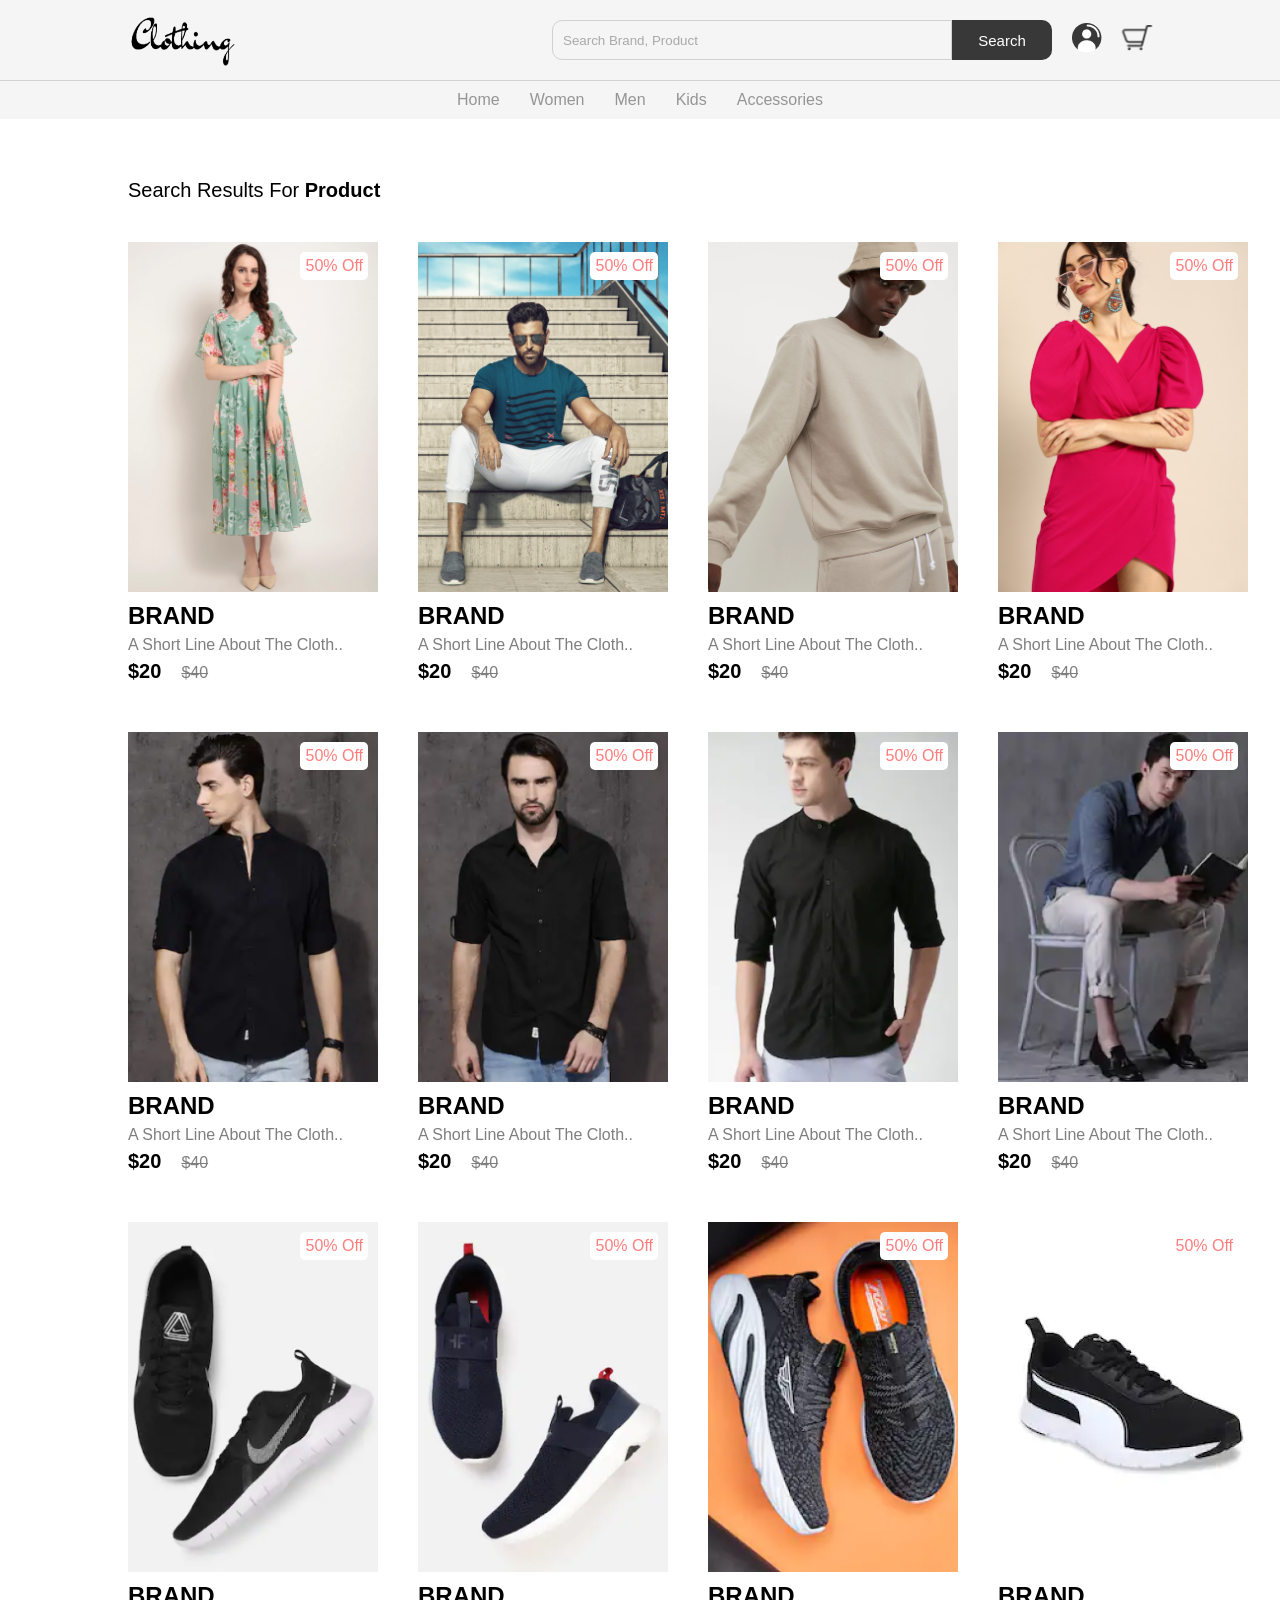
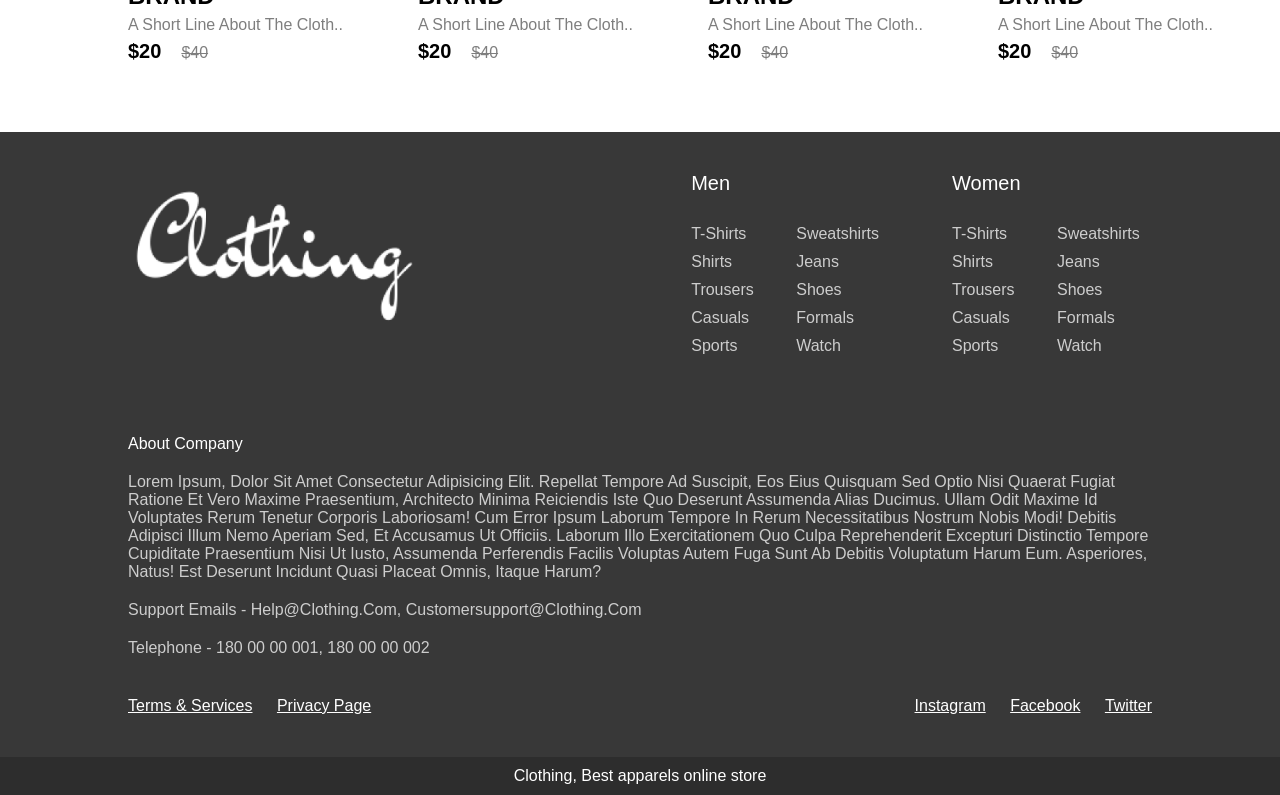
<file: public/search.html>
<!DOCTYPE html>
<html lang="en">
<head>
    <meta charset="UTF-8">
    <meta http-equiv="X-UA-Compatible" content="IE=edge">
    <meta name="viewport" content="width=device-width, initial-scale=1.0">
    <title>Search Results for </title>

    <link rel="stylesheet" href="css/home.css">
    <link rel="stylesheet" href="css/search.css">

</head>
<body>
    
    <nav class="navbar"></nav>

    <section class="search-results">
        <h2 class="heading">search results for <span>product</span></h2>
        <div class="product-container">
            <div class="product-card">
                <div class="product-image">
                    <span class="discount-tag">50% off</span>
                    <img src="img/card1.png" class="product-thumb" alt="">
                    <button class="card-btn">add to whislist</button>
                </div>
                <div class="product-info">
                    <h2 class="product-brand">brand</h2>
                    <p class="product-short-des">a short line about the cloth..</p>
                    <span class="price">$20</span><span class="actual-price">$40</span>
                </div>
            </div>
            <div class="product-card">
                <div class="product-image">
                    <span class="discount-tag">50% off</span>
                    <img src="img/card2.png" class="product-thumb" alt="">
                    <button class="card-btn">add to whislist</button>
                </div>
                <div class="product-info">
                    <h2 class="product-brand">brand</h2>
                    <p class="product-short-des">a short line about the cloth..</p>
                    <span class="price">$20</span><span class="actual-price">$40</span>
                </div>
            </div>
            <div class="product-card">
                <div class="product-image">
                    <span class="discount-tag">50% off</span>
                    <img src="img/card3.png" class="product-thumb" alt="">
                    <button class="card-btn">add to whislist</button>
                </div>
                <div class="product-info">
                    <h2 class="product-brand">brand</h2>
                    <p class="product-short-des">a short line about the cloth..</p>
                    <span class="price">$20</span><span class="actual-price">$40</span>
                </div>
            </div>
            <div class="product-card">
                <div class="product-image">
                    <span class="discount-tag">50% off</span>
                    <img src="img/card4.png" class="product-thumb" alt="">
                    <button class="card-btn">add to whislist</button>
                </div>
                <div class="product-info">
                    <h2 class="product-brand">brand</h2>
                    <p class="product-short-des">a short line about the cloth..</p>
                    <span class="price">$20</span><span class="actual-price">$40</span>
                </div>
            </div>
            <div class="product-card">
                <div class="product-image">
                    <span class="discount-tag">50% off</span>
                    <img src="img/card5.png" class="product-thumb" alt="">
                    <button class="card-btn">add to whislist</button>
                </div>
                <div class="product-info">
                    <h2 class="product-brand">brand</h2>
                    <p class="product-short-des">a short line about the cloth..</p>
                    <span class="price">$20</span><span class="actual-price">$40</span>
                </div>
            </div>
            <div class="product-card">
                <div class="product-image">
                    <span class="discount-tag">50% off</span>
                    <img src="img/card6.png" class="product-thumb" alt="">
                    <button class="card-btn">add to whislist</button>
                </div>
                <div class="product-info">
                    <h2 class="product-brand">brand</h2>
                    <p class="product-short-des">a short line about the cloth..</p>
                    <span class="price">$20</span><span class="actual-price">$40</span>
                </div>
            </div>
            <div class="product-card">
                <div class="product-image">
                    <span class="discount-tag">50% off</span>
                    <img src="img/card7.png" class="product-thumb" alt="">
                    <button class="card-btn">add to whislist</button>
                </div>
                <div class="product-info">
                    <h2 class="product-brand">brand</h2>
                    <p class="product-short-des">a short line about the cloth..</p>
                    <span class="price">$20</span><span class="actual-price">$40</span>
                </div>
            </div>
            <div class="product-card">
                <div class="product-image">
                    <span class="discount-tag">50% off</span>
                    <img src="img/card8.png" class="product-thumb" alt="">
                    <button class="card-btn">add to whislist</button>
                </div>
                <div class="product-info">
                    <h2 class="product-brand">brand</h2>
                    <p class="product-short-des">a short line about the cloth..</p>
                    <span class="price">$20</span><span class="actual-price">$40</span>
                </div>
            </div>
            <div class="product-card">
                <div class="product-image">
                    <span class="discount-tag">50% off</span>
                    <img src="img/card9.png" class="product-thumb" alt="">
                    <button class="card-btn">add to whislist</button>
                </div>
                <div class="product-info">
                    <h2 class="product-brand">brand</h2>
                    <p class="product-short-des">a short line about the cloth..</p>
                    <span class="price">$20</span><span class="actual-price">$40</span>
                </div>
            </div>
            <div class="product-card">
                <div class="product-image">
                    <span class="discount-tag">50% off</span>
                    <img src="img/card10.png" class="product-thumb" alt="">
                    <button class="card-btn">add to whislist</button>
                </div>
                <div class="product-info">
                    <h2 class="product-brand">brand</h2>
                    <p class="product-short-des">a short line about the cloth..</p>
                    <span class="price">$20</span><span class="actual-price">$40</span>
                </div>
            </div>
            <div class="product-card">
                <div class="product-image">
                    <span class="discount-tag">50% off</span>
                    <img src="img/card11.png" class="product-thumb" alt="">
                    <button class="card-btn">add to whislist</button>
                </div>
                <div class="product-info">
                    <h2 class="product-brand">brand</h2>
                    <p class="product-short-des">a short line about the cloth..</p>
                    <span class="price">$20</span><span class="actual-price">$40</span>
                </div>
            </div>
            <div class="product-card">
                <div class="product-image">
                    <span class="discount-tag">50% off</span>
                    <img src="img/card12.png" class="product-thumb" alt="">
                    <button class="card-btn">add to whislist</button>
                </div>
                <div class="product-info">
                    <h2 class="product-brand">brand</h2>
                    <p class="product-short-des">a short line about the cloth..</p>
                    <span class="price">$20</span><span class="actual-price">$40</span>
                </div>
            </div>
        </div>
    </section>

    <footer></footer>

    <script src="js/nav.js"></script>
    <script src="js/footer.js"></script>

</body>
</html>
</file>
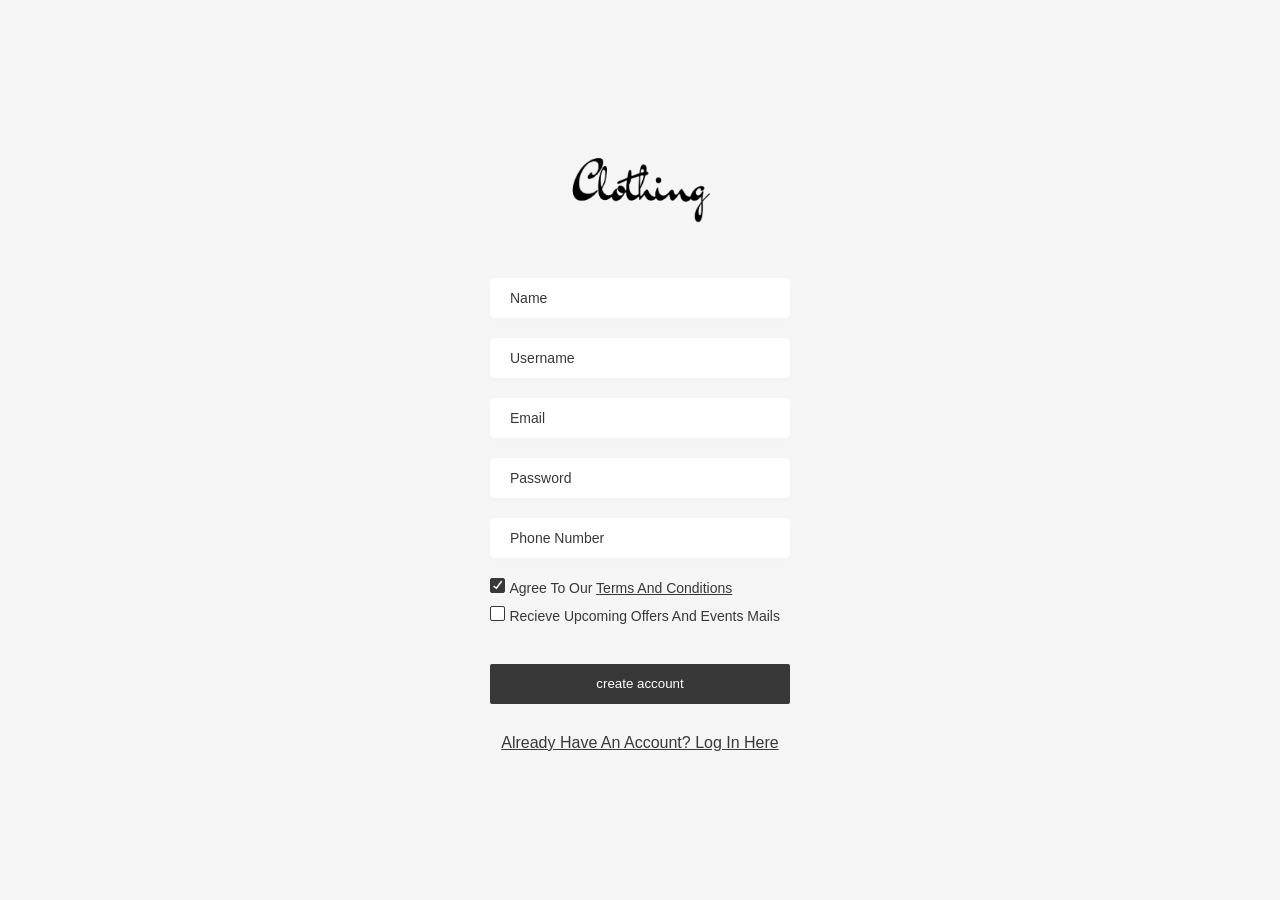
<file: public/signup.html>
<!DOCTYPE html>
<html lang="en">
<head>
    <meta charset="UTF-8">
    <meta http-equiv="X-UA-Compatible" content="IE=edge">
    <meta name="viewport" content="width=device-width, initial-scale=1.0">
    <title>Clothing : Create Account</title>
    <script src="https://ajax.googleapis.com/ajax/libs/jquery/3.3.1/jquery.min.js"></script>
    <script type="text/javascript" src="https://cdn.datatables.net/1.10.18/js/jquery.dataTables.js"></script>
    <link rel="stylesheet" href="css/signup.css">

</head>
<body>
    
    <img src="img/loader.gif" class="loader" alt="">

    <div class="alert-box">
        <img src="img/error.png" class="alert-img" alt="">
        <p class="alert-msg">Error message</p>
    </div>

    <div class="container">
        <img src="img/dark-logo.png" class="logo" alt="">
<!--        <h2 style="color: #1e7e34" id="status"></h2>-->
        <div>
            <input type="text" autocomplete="off" id="name" placeholder="name">
            <input type="text" autocomplete="off" id="username" placeholder="username">
            <input type="email" autocomplete="off" id="email" placeholder="email">
            <input type="password" autocomplete="off" id="password" placeholder="password">
            <input type="text" autocomplete="off" id="number" placeholder="phone number">
            <input type="checkbox" checked class="checkbox" id="terms-and-cond">
            <label for="terms-and-cond">agree to our <a href="">terms and conditions</a></label>
            <br>
            <input type="checkbox" class="checkbox" id="notification">
            <label for="notification">recieve upcoming offers and events mails</a></label>
            <button class="submit-btn" id="submit-btn">create account</button>
        </div>
        <a href="/login" class="link">already have an account? Log in here</a>
    </div>

    <script src="js/token.js"></script>
    <script src="js/form.js"></script>
    <script>
        $(document).ready(function (){
            let signUpForm = {};
            let noUser = {
                message: "no_user"
            }
            let noEmail = {
                message: "no_email"
            }
            let createSuccess = {
                message: "yes"
            }
            $('#submit-btn').click(function (){
                signUpForm.name = $('#name').val();
                signUpForm.username = $('#username').val();
                signUpForm.email = $('#email').val();
                signUpForm.password = $('#password').val();
                signUpForm.roles = ["admin"];
                signUpForm.phone=$('#number').val();
                let signUpFormOBJ = JSON.stringify(signUpForm);
                console.log('signUpFormOBJ === ',signUpFormOBJ)
                $.ajax({
                    url: 'http://localhost:8080/signup',
                    method: 'POST',
                    data: signUpFormOBJ,
                    contentType: 'application/json; charset=utf8',
                    success: function (data){
                        console.log('data ===', data);
                        if(JSON.stringify(data)==JSON.stringify(noUser)){
                            document.getElementById('status').innerHTML = 'The username is existed! Please try again!'
                            showAlert('The username is existed! Please try again!')
                        }
                        if(JSON.stringify(data)==JSON.stringify(noEmail)){
                            document.getElementById('status').innerHTML = 'The Email is existed! Please try again!'
                            showAlert('The Email is existed! Please try again!')
                        }
                        if(JSON.stringify(data)==JSON.stringify(createSuccess)){
                            // alert('Create User Account Success! Please check mail verify account!')
                            alert("Create User Account Success! Please check mail verify account!");
                            window.location="http://localhost:63343/package.json/public/login.html?_ijt=dhvcqd81evcmfqdf5uj4ohcs1l"
                        }
                    }
                })
            })
        })
    </script>
</body>
</html>
</file>
<file: product-admin-master/css/templatemo-style.css>
/*

Product Admin CSS Template

https://templatemo.com/tm-524-product-admin

*/

html {
  font-size: 16px;
  overflow-x: hidden;
}
body {
  font-family: Roboto, Helvetica, Arial, sans-serif;
  background-color: white;
  overflow-x: hidden;
}
a {
  transition: all 0.3s ease;
}
a:focus,
a:hover {
  text-decoration: none;
}
button:focus {
  outline: 0;
}
.navbar-brand {
  display: flex;
  align-items: center;
}
.tm-site-icon {
  color: #656565;
}
.tm-site-title {
  display: inline-block;
  text-transform: uppercase;
  font-size: 1.3rem;
  font-weight: 700;
  color: #fff;
}
.navbar {
  height: 100px;
  background-color: #567086;
  padding: 0;
}
.navbar .container {
  position: relative;
}
.tm-logout-icon {
  font-size: 1.5em;
}
.tm-mt-big {
  margin-top: 57px;
}
.tm-mb-big {
  margin-bottom: 60px;
}
.tm-mt-small {
  margin-top: 20px;
}
.tm-block-col {
  margin-bottom: 30px;
}
.tm-block {
  padding: 40px;
  -webkit-box-shadow: 1px 1px 5px 0 #455c71;
  -moz-box-shadow: 1px 1px 5px 0 #455c71;
  box-shadow: 1px 1px 5px 0 #455c71;
  min-height: 350px;
  height: 100%;
  max-height: 450px;
}
.tm-block-avatar,
.tm-block-settings {
  max-height: none;
}
.tm-block-avatar {
  height: auto;
}
.tm-block-h-auto {
  min-height: 1px;
  max-height: none;
  height: auto;
}
.tm-block-scroll {
  overflow-y: scroll;
}
.tm-block-overflow {
  overflow: hidden;
}
.tm-block-title {
  font-size: 1.1rem;
  font-weight: 700;
  color: #fff;
  margin-bottom: 30px;
}
.nav-link {
  color: #fff;
  height: 100%;
  display: flex;
  align-items: center;
  justify-content: center;
  flex-direction: column;
  font-size: 90%;
}
.nav-link > i {
  margin-bottom: 10px;
  margin-right: 0;
  font-size: 1.5rem;
}
.dropdown-item,
.nav-link {
  padding: 15px 20px;
}
.dropdown-menu {
  font-size: 90%;
  color: #fff;
  background-color: #567086;
  border-radius: 0;
  padding-top: 10px;
  padding-bottom: 10px;
  min-width: auto;
}
.dropdown-item {
  color: #fff;
  padding: 15px 30px;
}
.navbar-nav .active > .nav-link,
.navbar-nav .nav-link.active {
  background-color: #f5a623;
  color: #fff;
}
.navbar-nav .nav-link.active i {
  color: #fff;
}
.dropdown-item:focus,
.dropdown-item:hover {
  background-color: #567086;
}
.navbar-nav a:hover,
.navbar-nav a:hover i {
  color: #f5a623;
}
.nav-item {
  text-align: center;
}
.nav-item:last-child {
  margin-right: 0;
}
.dropdown-toggle::after {
  display: none;
}
.dropdown-menu {
  margin-top: 0;
  border: 0;
}
.tm-content-row {
  justify-content: space-between;
  margin-left: -20px;
  margin-right: -20px;
}
.tm-col {
  padding-left: 20px;
  padding-right: 20px;
  margin-bottom: 50px;
}
.tm-col-big {
  width: 39%;
}
.tm-col-small {
  width: 21.95%;
}
.tm-gray-circle {
  width: 80px;
  height: 80px;
  background-color: #aaa;
  border-radius: 50%;
  margin-right: 15px;
}
.tm-notification-items {
  overflow-y: scroll;
  height: 90%;
}
.tm-notification-item {
  padding: 15px;
  background-color: #4e657a;
  color: #fff;
  font-size: 95%;
  margin-bottom: 15px;
}
.tm-notification-item:last-child {
  margin-bottom: 0;
}
.tm-notification-link {
  color: #f5a623;
}
.tm-text-color-secondary {
  color: #bdcbd8;
}
.tm-small {
  font-size: 90%;
}
.table {
  background-color: #50697f;
  color: #fff;
  font-size: 85%;
  margin-bottom: 0;
}
thead {
  background-color: #486177;
  color: #fff;
}
.table thead th {
  border-bottom: 0;
}
.tm-status-circle {
  display: inline-block;
  margin-right: 5px;
  vertical-align: middle;
  width: 5px;
  height: 5px;
  border-radius: 50%;
  margin-top: -3px;
}
.moving {
  background-color: #9be64d;
  box-shadow: 0 0 8px #9be64d, inset 0 0 8px #9be64d;
}
.pending {
  background-color: #efc54b;
  box-shadow: 0 0 8px #efc54b, inset 0 0 8px #efc54b;
}
.cancelled {
  background-color: #da534f;
  box-shadow: 0 0 8px #da534f, inset 0 0 8px #da534f;
}
.tm-avatar {
  width: 345px;
}
.tm-avatar-container {
  position: relative;
  cursor: pointer;
  display: flex;
  align-items: center;
  flex-direction: column;
}
.tm-avatar-delete-link {
  position: absolute;
  left: 50%;
  top: 50%;
  margin-left: -25px;
  margin-top: -25px;
  z-index: 1000;
  padding: 14px;
  border-radius: 50%;
  background-color: rgba(57, 78, 100, 0.7);
  display: inline-block;
  width: 50px;
  height: 50px;
  text-align: center;
  display: none;
  transition: all 0.2s ease;
}
.tm-avatar-container:hover .tm-avatar-delete-link {
  display: block;
}
.tm-col-avatar {
  max-width: 425px;
  width: 37%;
  padding-left: 15px;
  padding-right: 15px;
}
.tm-col-account-settings {
  max-width: 822px;
  width: 63%;
  padding-left: 15px;
  padding-right: 15px;
}
.form-control {
  background-color: #54657d;
  color: #fff;
  border: 0;
}
.form-control:focus {
  background-color: #60738e;
  color: #fff;
  border-color: transparent;
  box-shadow: 0 0 0 0.1rem rgb(180, 206, 233, 0.5);
}
.form-group label {
  color: #fff;
  margin-bottom: 10px;
}
.tm-hide-sm {
  display: block;
}
.tm-list-group {
  counter-reset: myOrderedListItemsCounter;
  padding-left: 0;
}
.tm-list-group > li {
  list-style-type: none;
  position: relative;
  cursor: pointer;
  transition: all 0.3s ease;
  padding: 8px;
}
.tm-list-group > li:hover {
  color: #0266c4;
}
.tm-list-group > li:before {
  counter-increment: myOrderedListItemsCounter;
  content: counter(myOrderedListItemsCounter) ".";
  margin-right: 0.5em;
}
.tm-list {
  padding-left: 30px;
}
.tm-list > li {
  margin-bottom: 20px;
}
.form-control {
  padding: 19px 18px;
  border-radius: 0;
  height: 50px;
}
.form-group {
  margin-bottom: 15px;
}
.btn {
  border-radius: 0;
  padding: 13px 28px;
  transition: all 0.2s ease;
  max-width: 100%;
}
.btn-small {
  padding: 10px 24px;
}
.btn-primary {
  color: #fff;
  background-color: #f5a623;
  border: 2px solid #f5a623;
  font-size: 90%;
  font-weight: 600;
}
.btn-primary:active,
.btn-primary:hover {
  color: #f5a623;
  background-color: transparent;
  border: 2px solid #f5a623;
}
.custom-file-input {
  cursor: pointer;
}
.custom-file-label {
  border-radius: 0;
}
.table td,
.table th {
  border-top: 1px solid #415a70;
  padding: 15px 25px;
  vertical-align: middle;
}
.tm-table-small td,
.tm-table-small th {
  padding-left: 12px;
  padding-right: 12px;
}
.table-hover tbody tr {
  transition: all 0.2s ease;
}
.table-hover tbody tr:hover {
  color: #a0c0de;
}
.tm-bg-primary-dark {
  background-color: #435c70;
}
.tm-bg-gray {
  background-color: rgba(0, 0, 0, 0.05);
}
.tm-table-mt {
  margin-top: 66px;
}
.page-item:first-child .page-link {
  border-top-left-radius: 0;
  border-bottom-left-radius: 0;
}
.page-item:last-child .page-link {
  border-top-right-radius: 0;
  border-bottom-right-radius: 0;
}
.page-link {
  padding: 12px 18px;
}
.page-link,
.page-link:hover {
  color: #000;
}
.page-item {
  margin-right: 18px;
}
.page-item:last-child {
  margin-right: 0;
}
.page-item.active .page-link {
  background-color: #e9ecef;
  border-color: #dee2e6;
  color: #000;
}
input[type="checkbox"] {
  cursor: pointer;
  -webkit-appearance: none;
  appearance: none;
  background-color: #394e64;
  background-position: center;
  border-radius: 50%;
  box-sizing: border-box;
  position: relative;
  box-sizing: content-box;
  width: 24px;
  height: 24px;
  transition: all 0.1s linear;
}
input[type="checkbox"]:checked {
  background: url(../img/check-mark.png) #394e64 center no-repeat;
}
input[type="checkbox"]:focus {
  outline: 0 none;
  box-shadow: none;
}
.tm-block-products {
  min-height: 725px;
}
.tm-block-product-categories {
  min-height: 650px;
}
.tm-product-table-container {
  max-height: 465px;
  margin-bottom: 15px;
  overflow-y: scroll;
}
.tm-product-table tr {
  font-weight: 600;
}
.tm-product-name {
  font-size: 0.95rem;
  font-weight: 600;
}
.tm-product-delete-icon {
  font-size: 1.1rem;
  color: #fff;
}
.tm-product-delete-link {
  padding: 10px;
  border-radius: 50%;
  background-color: #394e64;
  display: inline-block;
  width: 40px;
  height: 40px;
  text-align: center;
}
.tm-product-delete-link:hover .tm-product-delete-icon {
  color: #6d8ca6;
}
.custom-select {
  width: 100%;
  border: none;
  color: #acc6de;
  height: 50px;
  -webkit-appearance: none;
  -moz-appearance: none;
  -ms-appearance: none;
  -o-appearance: none;
  appearance: none;
  -webkit-border-radius: 0;
  -moz-border-radius: 0;
  -ms-border-radius: 0;
  -o-border-radius: 0;
  border-radius: 0;
  padding: 15px;
  background: url(../img/arrow-down.png) 98% no-repeat #50657b;
}
.custom-select:focus {
  outline: 0;
}
.tm-trash-icon {
  color: #6e6c6c;
  cursor: pointer;
}
.tm-trash-icon:hover {
  color: #9f1321;
}
.tm-footer {
  background-color: #567086;
  padding-top: 30px;
  padding-bottom: 30px;
  -webkit-box-shadow: 0 -3px 5px 0 rgba(69, 92, 113, 0.59);
  -moz-box-shadow: 0 -3px 5px 0 rgba(69, 92, 113, 0.59);
  box-shadow: 0 -3px 5px 0 rgba(69, 92, 113, 0.59);
}
.custom-select {
  height: 50px;
  border-radius: 0;
}
.tm-product-img-dummy {
  max-width: 100%;
  height: 240px;
  display: flex;
  align-items: center;
  justify-content: center;
  color: #fff;
  background: #aaa;
}
.tm-product-img-edit {
  max-width: 100%;
  position: relative;
}
.tm-product-img-edit i {
  display: none;
  position: absolute;
}
.tm-product-img-edit:hover i {
  display: block;
}
.tm-upload-icon {
  background: #455c71;
  width: 55px;
  height: 55px;
  border-radius: 50%;
  text-align: center;
  padding-top: 15px;
  font-size: 22px;
}
.tm-login-col {
  max-width: 470px;
}
.navbar-toggler {
  border-color: #708da8;
  box-shadow: rgba(255, 255, 255, 0.1) 0 1px 1px 2px;
  border-radius: 0;
  padding: 10px 15px;
  transition: all 0.2s ease;
}
.navbar-toggler:hover {
  border-color: #f5a623;
  color: #f5a623;
}
.tm-nav-icon {
  color: #fff;
}
.navbar-toggler:hover .tm-nav-icon {
  color: #f5a623;
}
::-webkit-scrollbar {
  width: 8px;
  height: 8px;
}
::-webkit-scrollbar-track {
  background: #394f62;
}
::-webkit-scrollbar-thumb {
  background: #6d8da6;
}
::-webkit-scrollbar-thumb:hover {
  background: #8ab5d6;
}

.tm-footer-link {
  color: white;
}

.tm-footer-link:hover,
.tm-footer-link:focus {
  color: #aacbea;
}

@media (min-width: 1200px) {
  .navbar-expand-xl .navbar-nav .nav-link {
    padding-left: 28px;
    padding-right: 28px;
  }
  .navbar-collapse {
    height: 100%;
  }
}
@media (min-width: 992px) {
  .navbar-expand-lg .navbar-nav .nav-link {
    padding: 15px 20px;
  }
}
@media (max-width: 1275px) and (min-width: 1200px) {
  .nav-item {
    margin-right: 15px;
  }
}
@media (max-width: 1350px) {
  .nav-item {
    margin-right: 1px;
  }
}
@media (max-width: 1199px) {
  .tm-col-big,
  .tm-col-small {
    width: 49.65%;
  }
  .navbar-collapse {
    padding: 0;
    box-shadow: rgba(255, 255, 255, 0.1) 0 1px 1px 1px;
    position: absolute;
    top: 72px;
    right: 20px;
    width: 200px;
    z-index: 1000;
  }
  .dropdown-menu {
    text-align: center;
  }
  .nav-link {
    color: #fff;
    background-color: #567086;
    padding: 15px;
    flex-direction: row;
  }
  .nav-link > i {
    font-size: 1rem;
    margin-right: 10px;
    margin-bottom: 0;
  }
  .nav-item {
    margin-right: 0;
  }
  .tm-block-taller {
    max-height: 520px;
  }
}
@media (max-width: 1199.98px) {
  .navbar-expand-xl > .container,
  .navbar-expand-xl > .container-fluid {
    padding-left: 15px;
    padding-right: 15px;
  }
  .navbar-collapse {
    right: 15px;
  }
}
@media (max-width: 991px) {
  .tm-col-big,
  .tm-col-small {
    width: 100%;
    min-height: 383px;
    height: auto;
  }
  .tm-block {
    padding: 30px;
  }
}
@media (max-width: 767px) {
  .tm-col-account-settings,
  .tm-col-avatar {
    width: 100%;
    max-width: 100%;
  }
  .tm-block-avatar {
    display: flex;
    flex-direction: column;
  }
  .tm-avatar {
    align-self: center;
  }
  .tm-hide-sm {
    display: none;
  }
}
@media (max-width: 633px) {
  .page-item {
    margin-top: 10px;
  }
  .custom-select {
    background-position: 96%;
  }
}
@media (max-width: 574px) {
  .navbar-collapse {
    top: 47px;
  }
  .navbar {
    height: 50px;
  }
  .tm-site-title {
    font-size: 1.4rem;
    margin-left: 7px;
  }
  .tm-site-icon {
    font-size: 2em;
  }
}
@media (max-width: 480px) {
  .tm-mt-big {
    margin-top: 45px;
  }
  .tm-mb-big {
    margin-bottom: 45px;
  }
  #barChart,
  #lineChart {
    max-height: 350px;
  }
}
</file>
<file: public/css/home.css>
@import 'nav.css';
@import 'footer.css';

.hero-section{
    width: 100%;
    height: calc(100vh - 120px);
    background-image: url('../img/header.png');
    background-size: cover;
    display: flex;
    justify-content: center;
    align-items: center;
}

.hero-section .logo{
    height: 150px;
    display: block;
    margin: auto;
}

.hero-section .sub-heading{
    margin-top: 10px;
    text-align: center;
    color: #fff;
    text-transform: capitalize;
    font-size: 35px;
    font-weight: 300;
}

/* product */

.product{
    position: relative;
    overflow: hidden;
    padding: 20px 0;
}

.product-category{
    padding: 0 10vw;
    font-size: 30px;
    font-weight: 500;
    margin-bottom: 40px;
    text-transform: capitalize;
}

.product-container{
    padding: 0 10vw;
    display: flex;
    overflow-x: auto;
    scroll-behavior: smooth;
}

.product-container::-webkit-scrollbar{
    display: none;
}

.product-card{
    flex: 0 0 auto;
    width: 250px;
    height: 450px;
    margin-right: 40px;
}

.product-image{
    position: relative;
    width: 100%;
    height: 350px;
    overflow: hidden;
}

.product-thumb{
    width: 100%;
    height: 350px;
    object-fit: cover;
}

.discount-tag{
    position: absolute;
    background: #fff;
    padding: 5px;
    border-radius: 5px;
    color: #ff7d7d;
    right: 10px;
    top: 10px;
    text-transform: capitalize;
}

.card-btn{
    position: absolute;
    bottom: 10px;
    left: 50%;
    transform: translateX(-50%);
    padding: 10px;
    width: 90%;
    text-transform: capitalize;
    border: none;
    outline: none;
    background: #fff;
    border-radius: 5px;
    transition: 0.5s;
    cursor: pointer;
    opacity: 0;
}

.product-card:hover .card-btn{
    opacity: 1;
}

.card-btn:hover{
    background: #efefef;
}

.product-info{
    width: 100%;
    height: 100px;
    padding-top: 10px;
}

.product-brand{
    text-transform: uppercase;
}

.product-short-des{
    width: 100%;
    height: 20px;
    line-height: 20px;
    overflow: hidden;
    opacity: 0.5;
    text-transform: capitalize;
    margin: 5px 0;
}

.price{
    font-weight: 900;
    font-size: 20px;
}

.actual-price{
    margin-left: 20px;
    opacity: 0.5;
    text-decoration: line-through;
}

.pre-btn, .nxt-btn{
    border: none;
    width: 10vw;
    height: 100%;
    position: absolute;
    top: 0;
    display: flex;
    justify-content: center;
    align-items: center;
    background: linear-gradient(90deg, rgba(255, 255, 255, 0) 0%, #fff 100%);
    cursor: pointer;
    z-index: 8;
}

.pre-btn{
    left: 0;
    transform: rotate(180deg);
}

.nxt-btn{
    right: 0;
}

.pre-btn img, .nxt-btn img{
    opacity: 0.2;
}

.pre-btn:hover img, .nxt-btn:hover img{
    opacity: 1;
}

/* collections */

.collection-container{
    width: 100%;
    display: grid;
    grid-template-columns: repeat(2, 1fr);
    grid-gap: 10px;
}

.collection{
    position: relative;
}

.collection img{
    width: 100%;
    height: 100%;
    object-fit: cover;
}

.collection p{
    position: absolute;
    top: 50%;
    left: 50%;
    transform: translate(-50%, -50%);
    text-align: center;
    color: #fff;
    font-size: 50px;
    text-transform: capitalize;
}

.collection:nth-child(3){
    grid-column: span 2;
    margin-bottom: 10px;
}
</file>
<file: public/css/signup.css>
*{
    margin: 0;
    padding: 0;
    box-sizing: border-box;
}

body{
    width: 100%;
    min-height: 100vh;
    display: flex;
    justify-content: center;
    align-items: center;
    background: #f5f5f5;
    font-family: 'roboto', sans-serif;
}

.loader{
    position: absolute;
    top: 50%;
    left: 50%;
    transform: translate(-50%, -50%);
    width: 100px;
    display: none;
}

.logo{
    height: 80px;
    display: block;
    margin: 0 auto 50px;
}

input[type="text"],
input[type="password"],
input[type="email"],
textarea{
    display: block;
    width: 300px;
    height: 40px;
    padding: 20px;
    border-radius: 5px;
    background: #fff;
    border: none;
    outline: none;
    margin: 20px 0;
    text-transform: capitalize;
    color: #383838;
    font-size: 14px;
    box-shadow: 0 4px 10px rgba(0, 0, 0, 0.01);
    font-family: 'roboto', sans-serif;
}

::placeholder{
    color: #383838;
}

.submit-btn{
    width: 300px;
    height: 40px;
    text-align: center;
    line-height: 40px;
    background: #383838;
    color: #fff;
    border-radius: 2px;
    border: none;
    cursor: pointer;
    display: block;
    margin: 30px 0;
}

/* checkbox styles */

.checkbox{
    -webkit-appearance: none;
    position: relative;
    width: 15px;
    height: 15px;
    border-radius: 2px;
    background: #fff;
    border: 1px solid #383838;
    cursor: pointer;
}

.checkbox:checked{
    background: #383838;
}

.checkbox::after{
    content: '';
    position: absolute;
    top: 60%;
    left: 50%;
    transform: translate(-50%, -50%);
    width: 80%;
    height: 100%;
    pointer-events: none;
    background-image: url(../img/check.png);
    background-size: contain;
    background-repeat: no-repeat;
    display: none;
}

.checkbox:checked::after{
    display: block;
}

label{
    text-transform: capitalize;
    display: inline-block;
    margin-bottom: 10px;
    font-size: 14px;
    color: #383838;
}

label a{
    color: #383838;
}

.link{
    color: #383838;
    text-transform: capitalize;
    text-align: center;
    display: block;
}

/* alert */
.alert-box{
    width: 300px;
    min-height: 150px;
    background: #fff;
    border-radius: 10px;
    box-shadow: 0 5px 100px rgba(0, 0, 0, 0.05);
    position: absolute;
    top: 60%;
    left: 50%;
    transform: translate(-50%, -50%);
    padding: 20px;
    opacity: 0;
    pointer-events: none;
    transition: 1s;
}

.alert-box.show{
    opacity: 1;
    pointer-events: all;
    top: 50%;
}

.alert-img{
    display: block;
    margin: 10px auto 20px;
    height: 60px;
}

.alert-msg{
    color: #e24c4b;
    font-size: 20px;
    text-transform: capitalize;
    text-align: center;
    line-height: 30px;
    font-weight: 500;
}
</file>
<file: public/css/product.css>
.product-details{
    width: 100%;
    padding: 60px 10vw;
    display: flex;
    justify-content: space-between;
}

.image-slider{
    width: 500px;
    height: 500px;
    position: relative;
    background-image: url('../img/product\ image\ 1.png');
    background-size: cover;
}

.product-images{
    position: absolute;
    bottom: 20px;
    left: 50%;
    transform: translateX(-50%);
    width: 90%;
    background: #fff;
    border-radius: 5px;
    display: grid;
    grid-template-columns: repeat(4, 1fr);
    height: 100px;
    grid-gap: 10px;
    padding: 10px;
}

.product-images img{
    width: 100%;
    height: 80px;
    object-fit: cover;
    cursor: pointer;
}

.product-images img.active{
    opacity: 0.5;
}

.details{
    width: 50%;
}

.details .product-brand{
    text-transform: capitalize;
    font-size: 30px;
}

.details .product-short-des{
    font-size: 25px;
    line-height: 30px;
    height: auto;
    margin: 15px 0 30px;
}

.product-price{
    font-weight: 700;
    font-size: 30px;
}

.product-actual-price{
    font-size: 30px;
    opacity: 0.5;
    text-decoration: line-through;
    margin: 0 20px;
    font-weight: 300;
}

.product-discount{
    color: #ff7d7d;
    font-size: 20px;
}

.product-sub-heading{
    font-size: 30px;
    text-transform: uppercase;
    margin: 60px 0 10px;
    font-weight: 300;
}

.size-radio-btn{
    display: inline-block;
    width: 80px;
    height: 80px;
    text-align: center;
    font-size: 20px;
    border: 1px solid #383838;
    border-radius: 50%;
    margin: 10px;
    margin-left: 0;
    line-height: 80px;
    text-transform: uppercase;
    color: #383838;
    cursor: pointer;
}

.size-radio-btn.check{
    background: #383838;
    color: #fff;
}

.btn{
    width: 48%;
    padding: 20px;
    border-radius: 5px;
    background: none;
    border: 1px solid #383838;
    color: #383838;
    font-size: 20px;
    cursor: pointer;
    margin: 20px 0;
    text-transform: capitalize;
}

.cart-btn{
    margin-right: 2%;
    background: #383838;
    color: #fff;
}

.detail-des{
    padding: 0 10vw;
    text-transform: capitalize;
}

.heading{
    font-size: 30px;
    margin-bottom: 30px;
}

.des{
    color: #383838;
    line-height: 25px;
}
</file>
<file: public/css/search.css>
.search-results{
    width: 100%;
    padding: 60px 0;
}

.heading{
    font-size: 20px;
    text-transform: capitalize;
    font-weight: 400;
    margin-bottom: 40px;
    padding: 0 10vw;
}

.heading span{
    font-weight: 700;
}

.product-container{
    display: grid;
    grid-template-columns: repeat(4, 1fr);
    height: auto;
    grid-row-gap: 40px;
}
</file>
